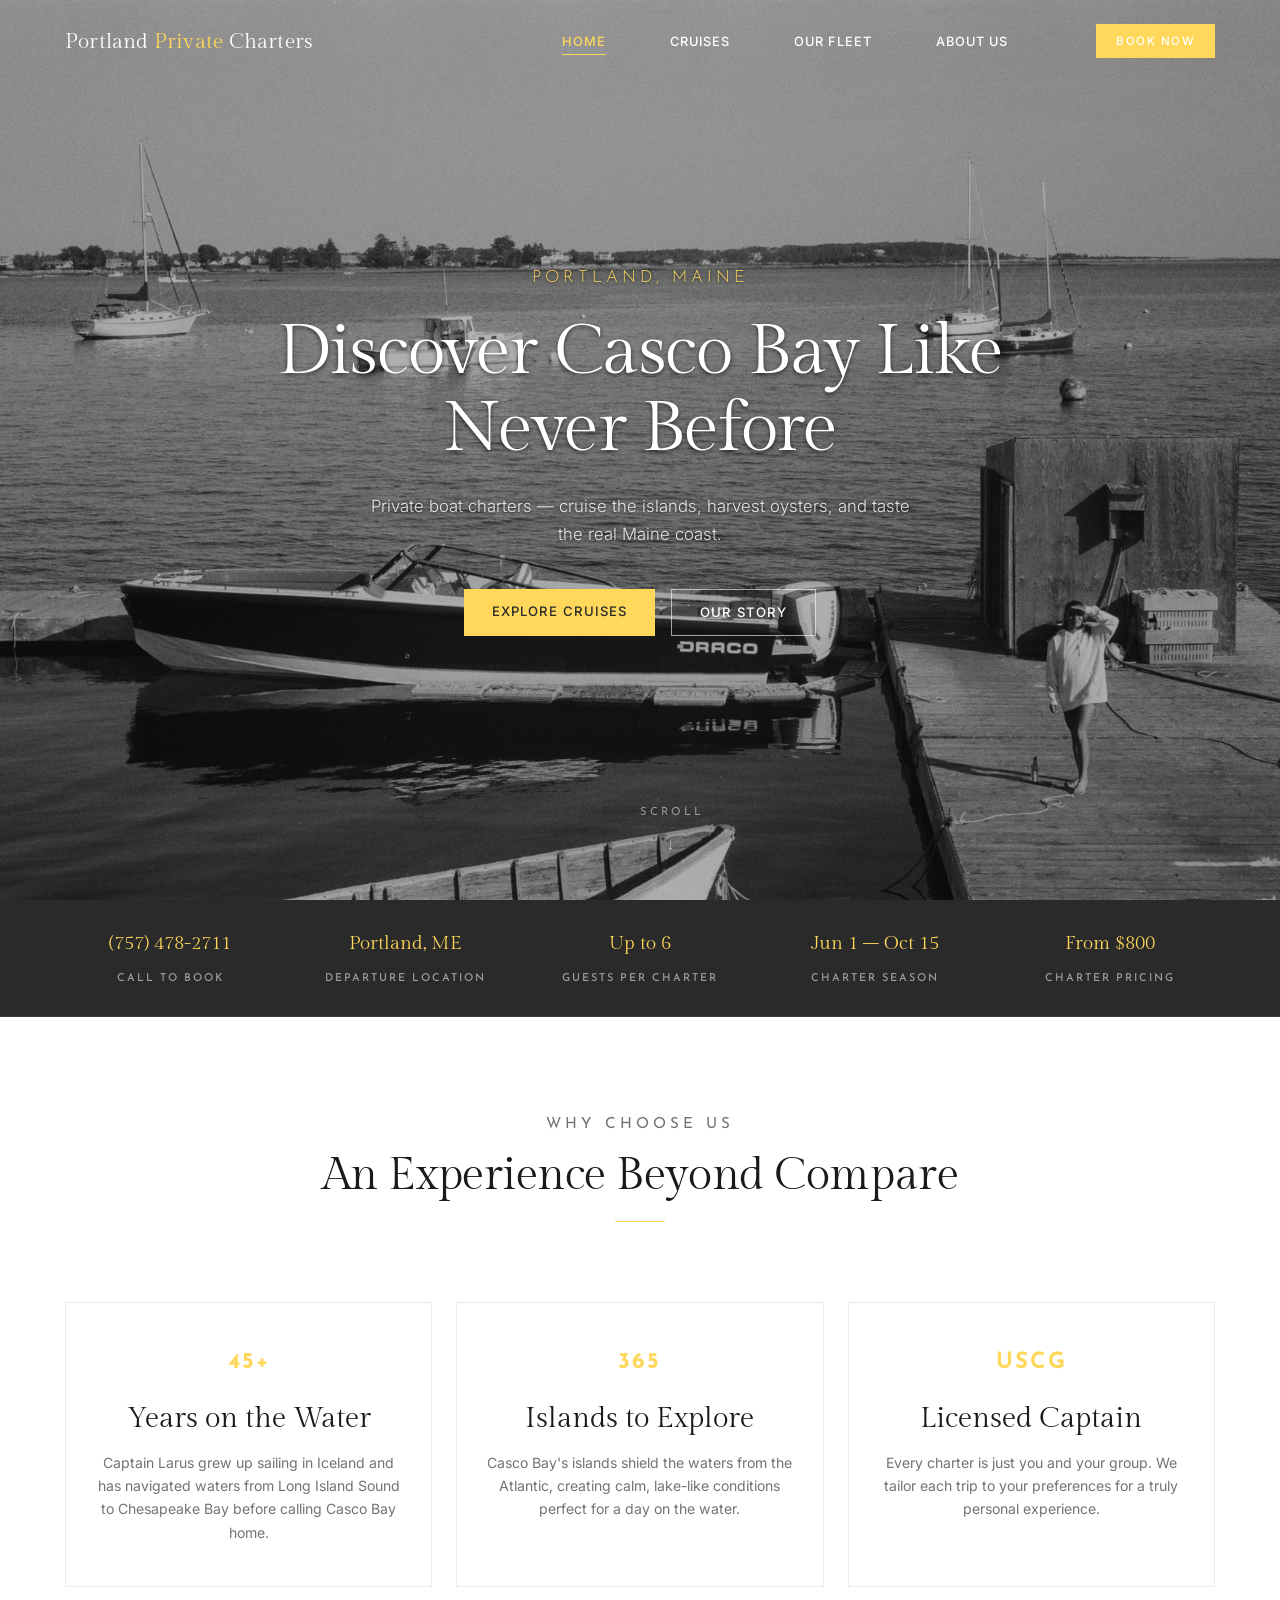
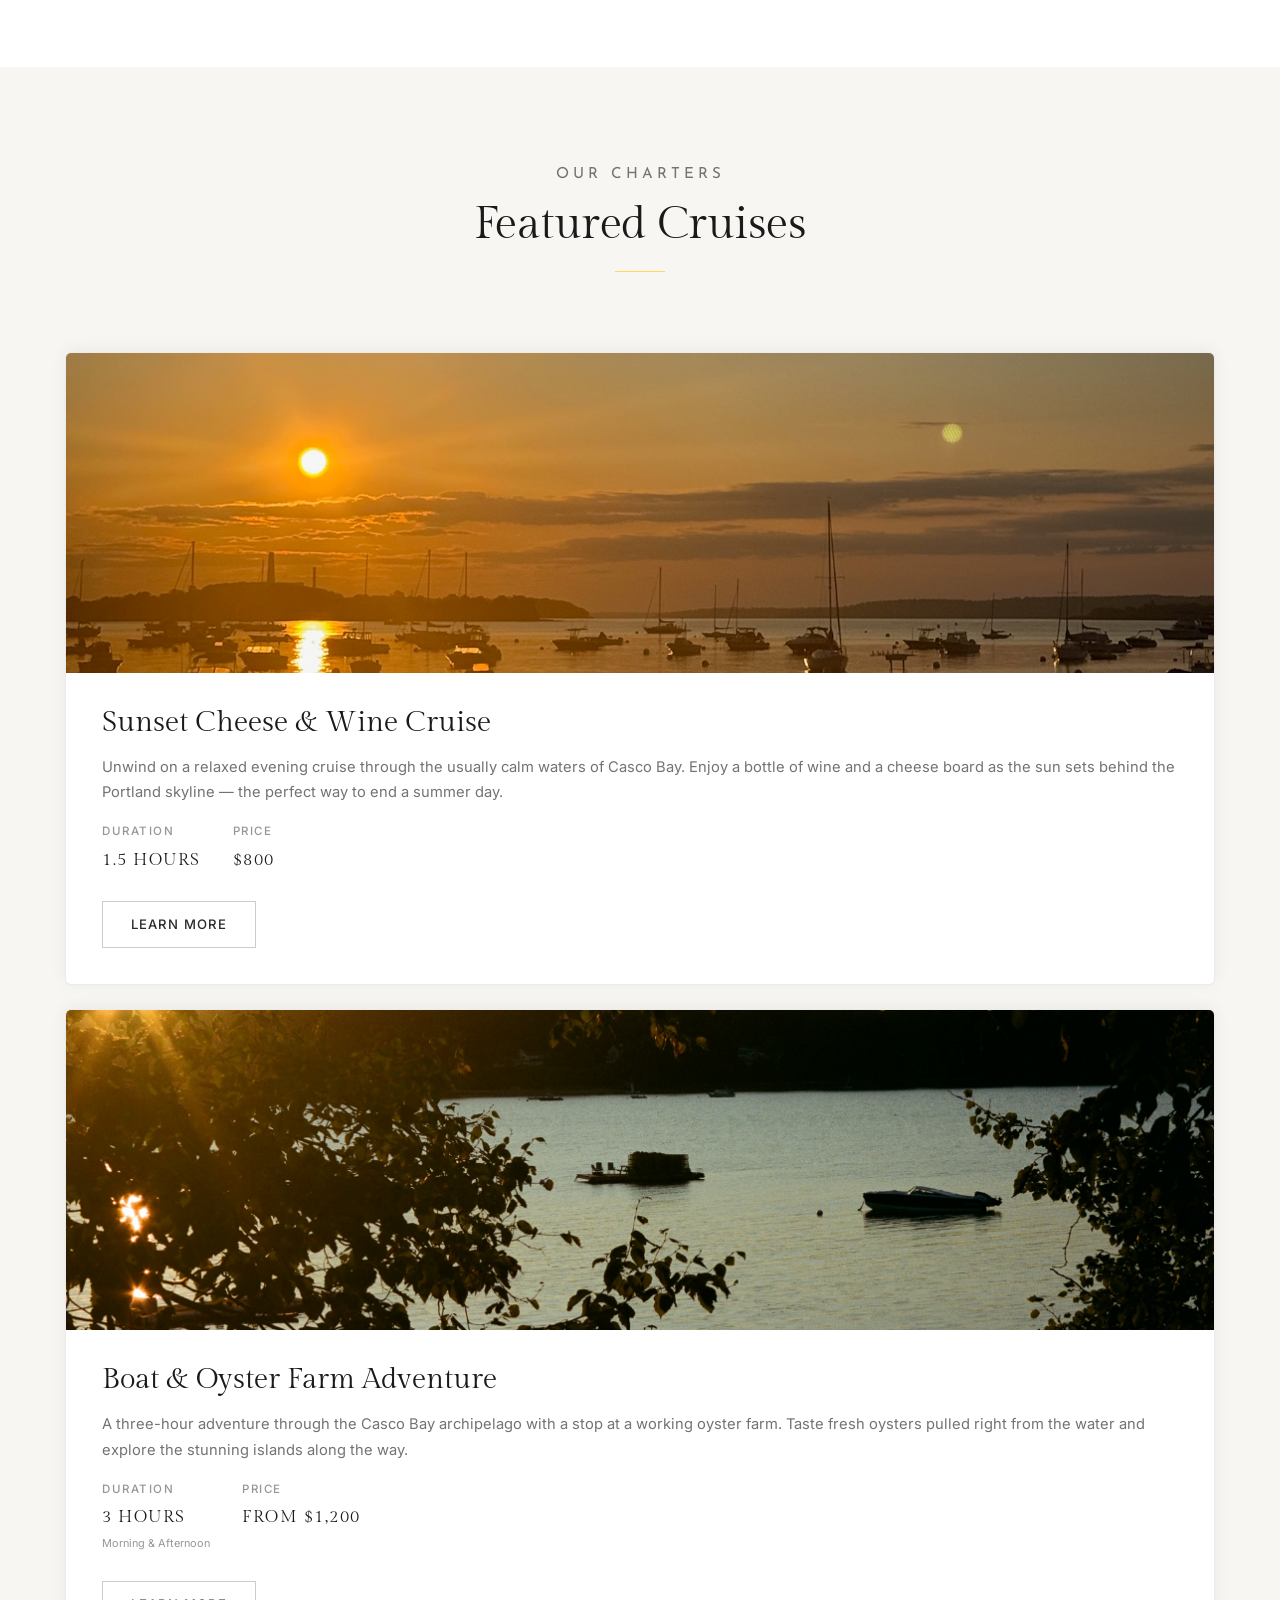
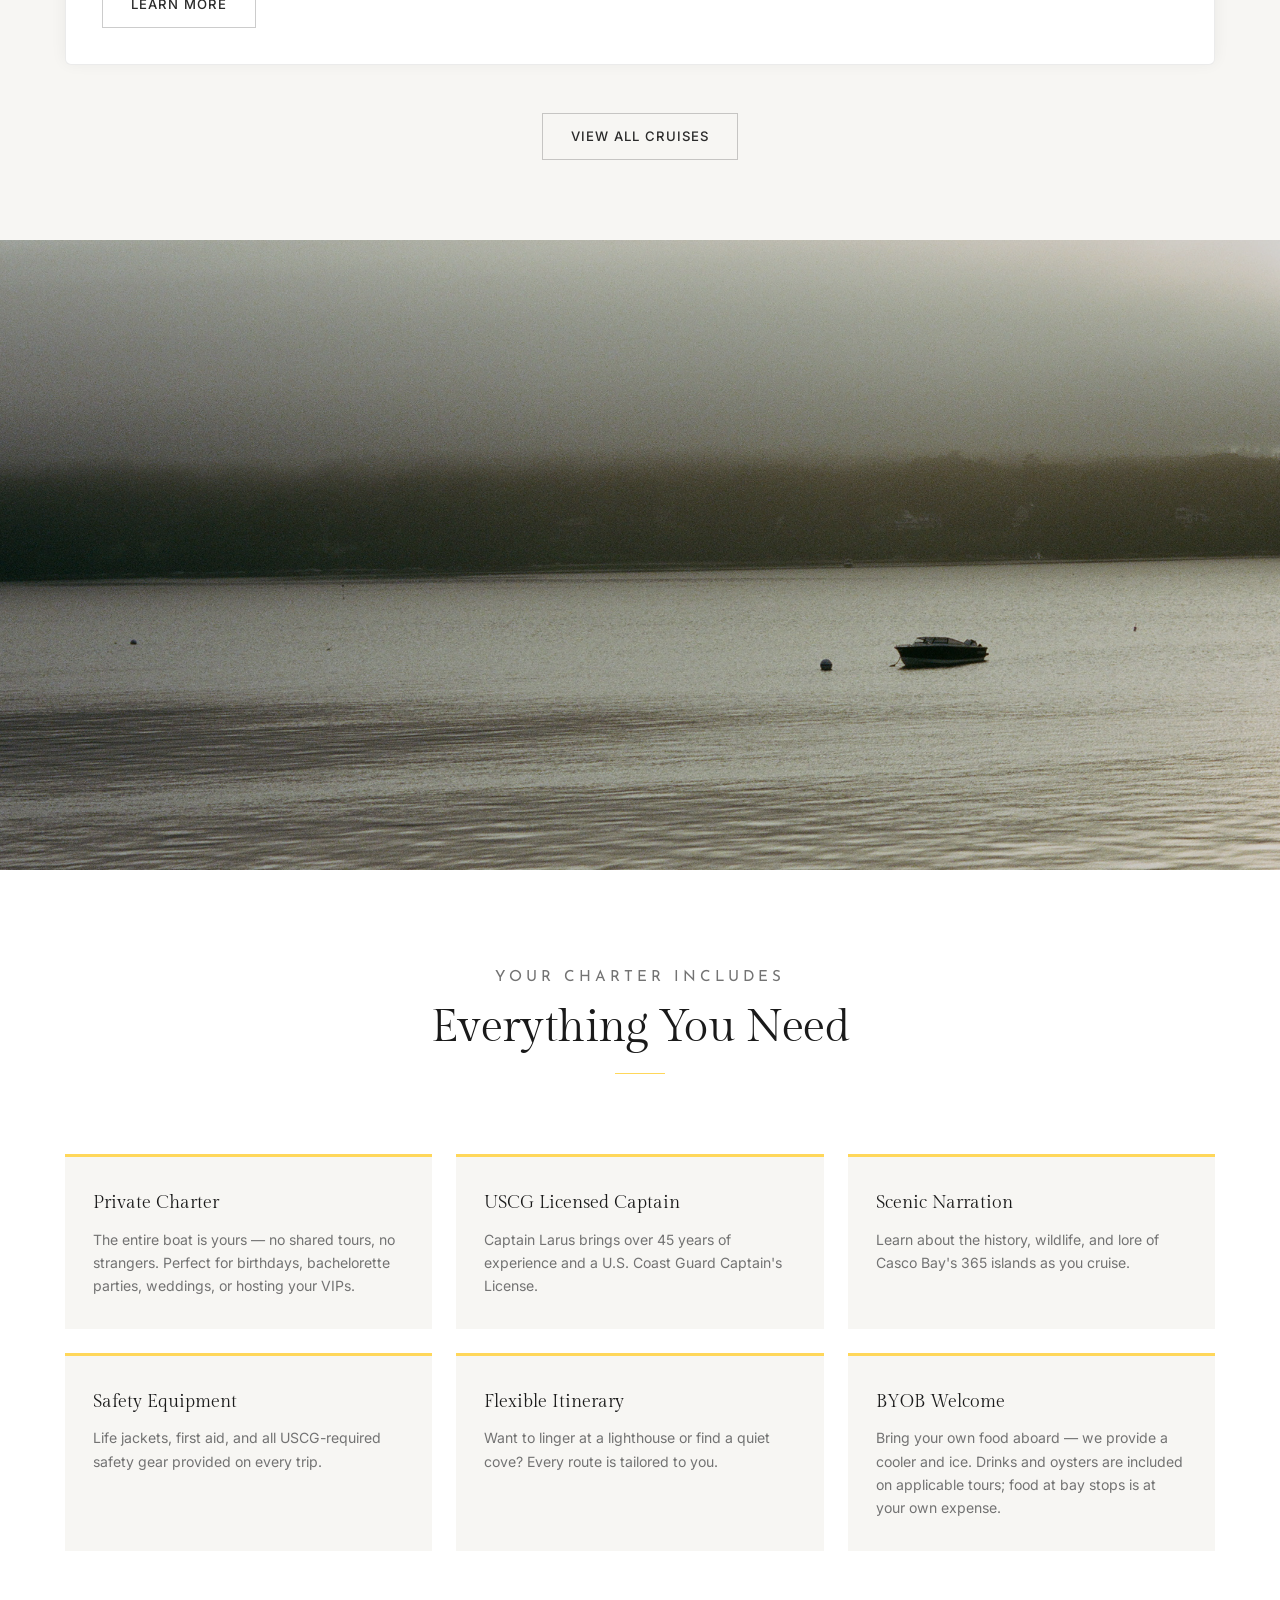
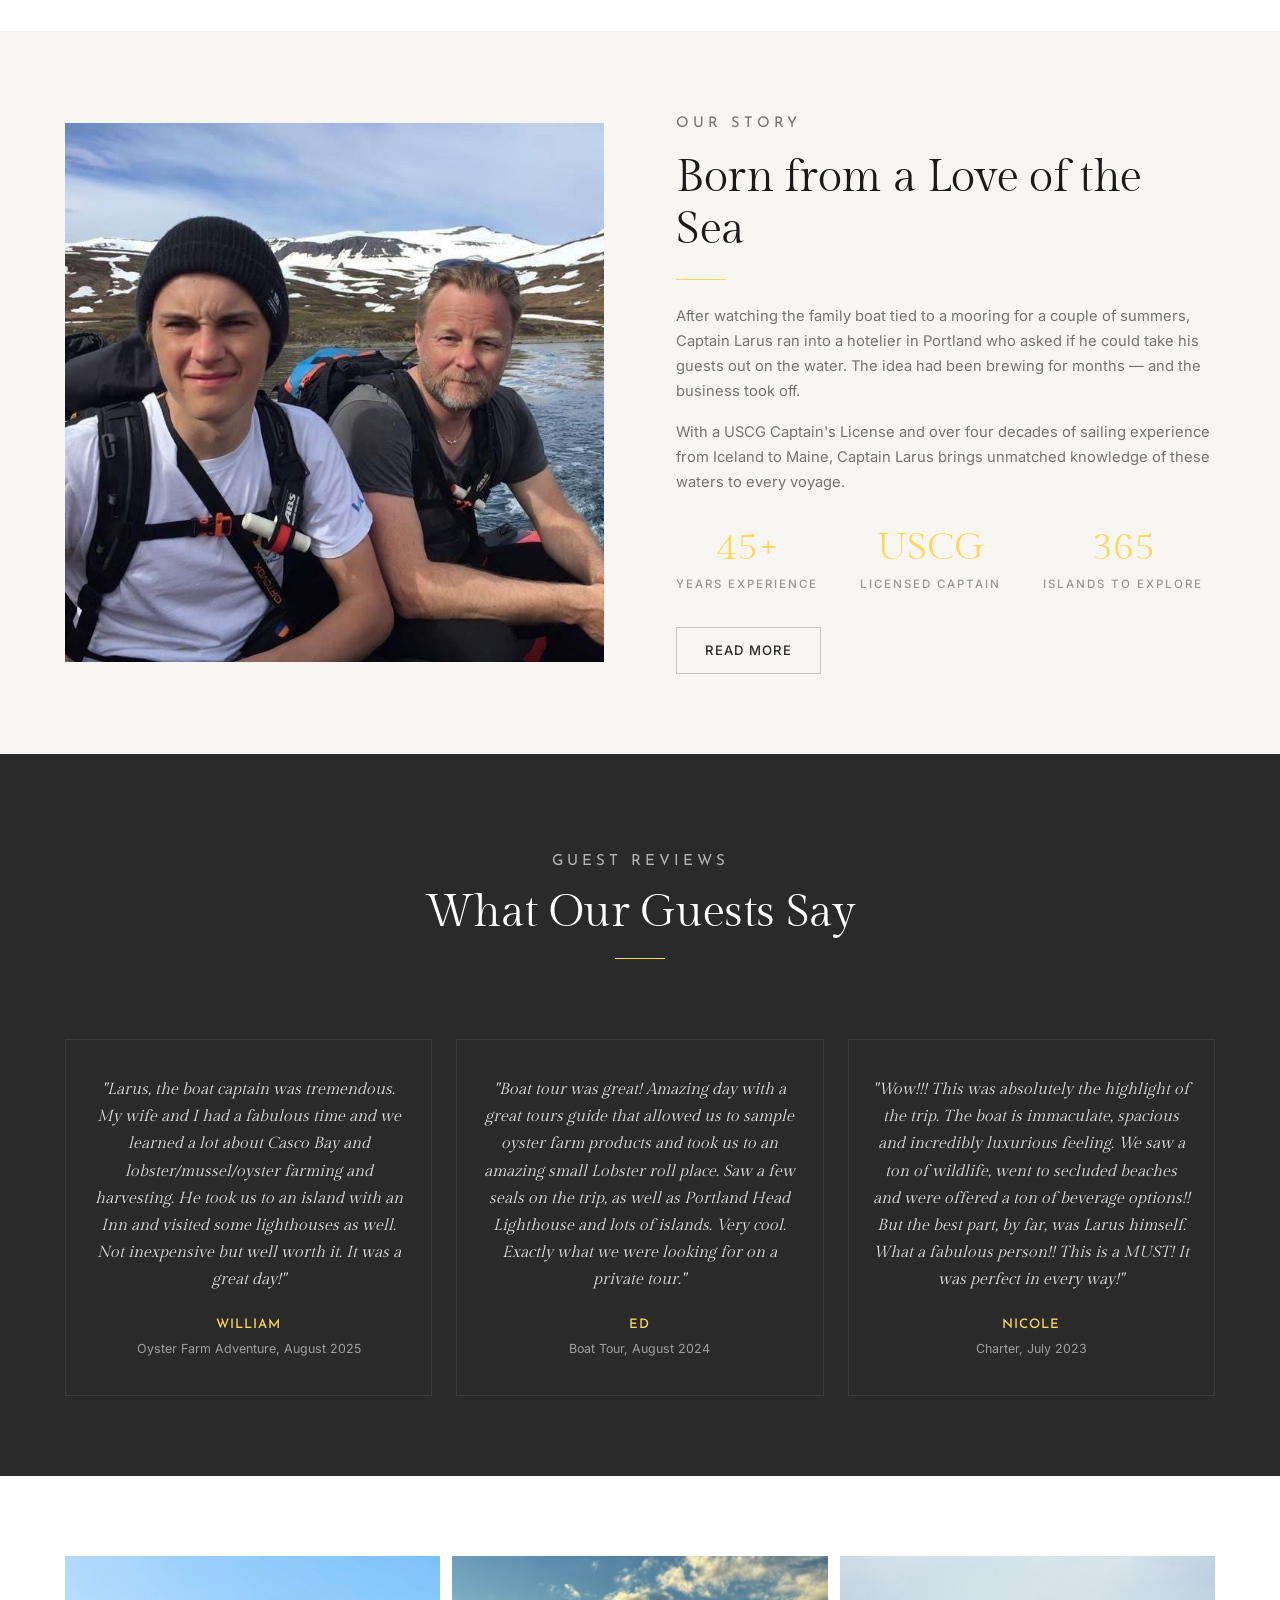
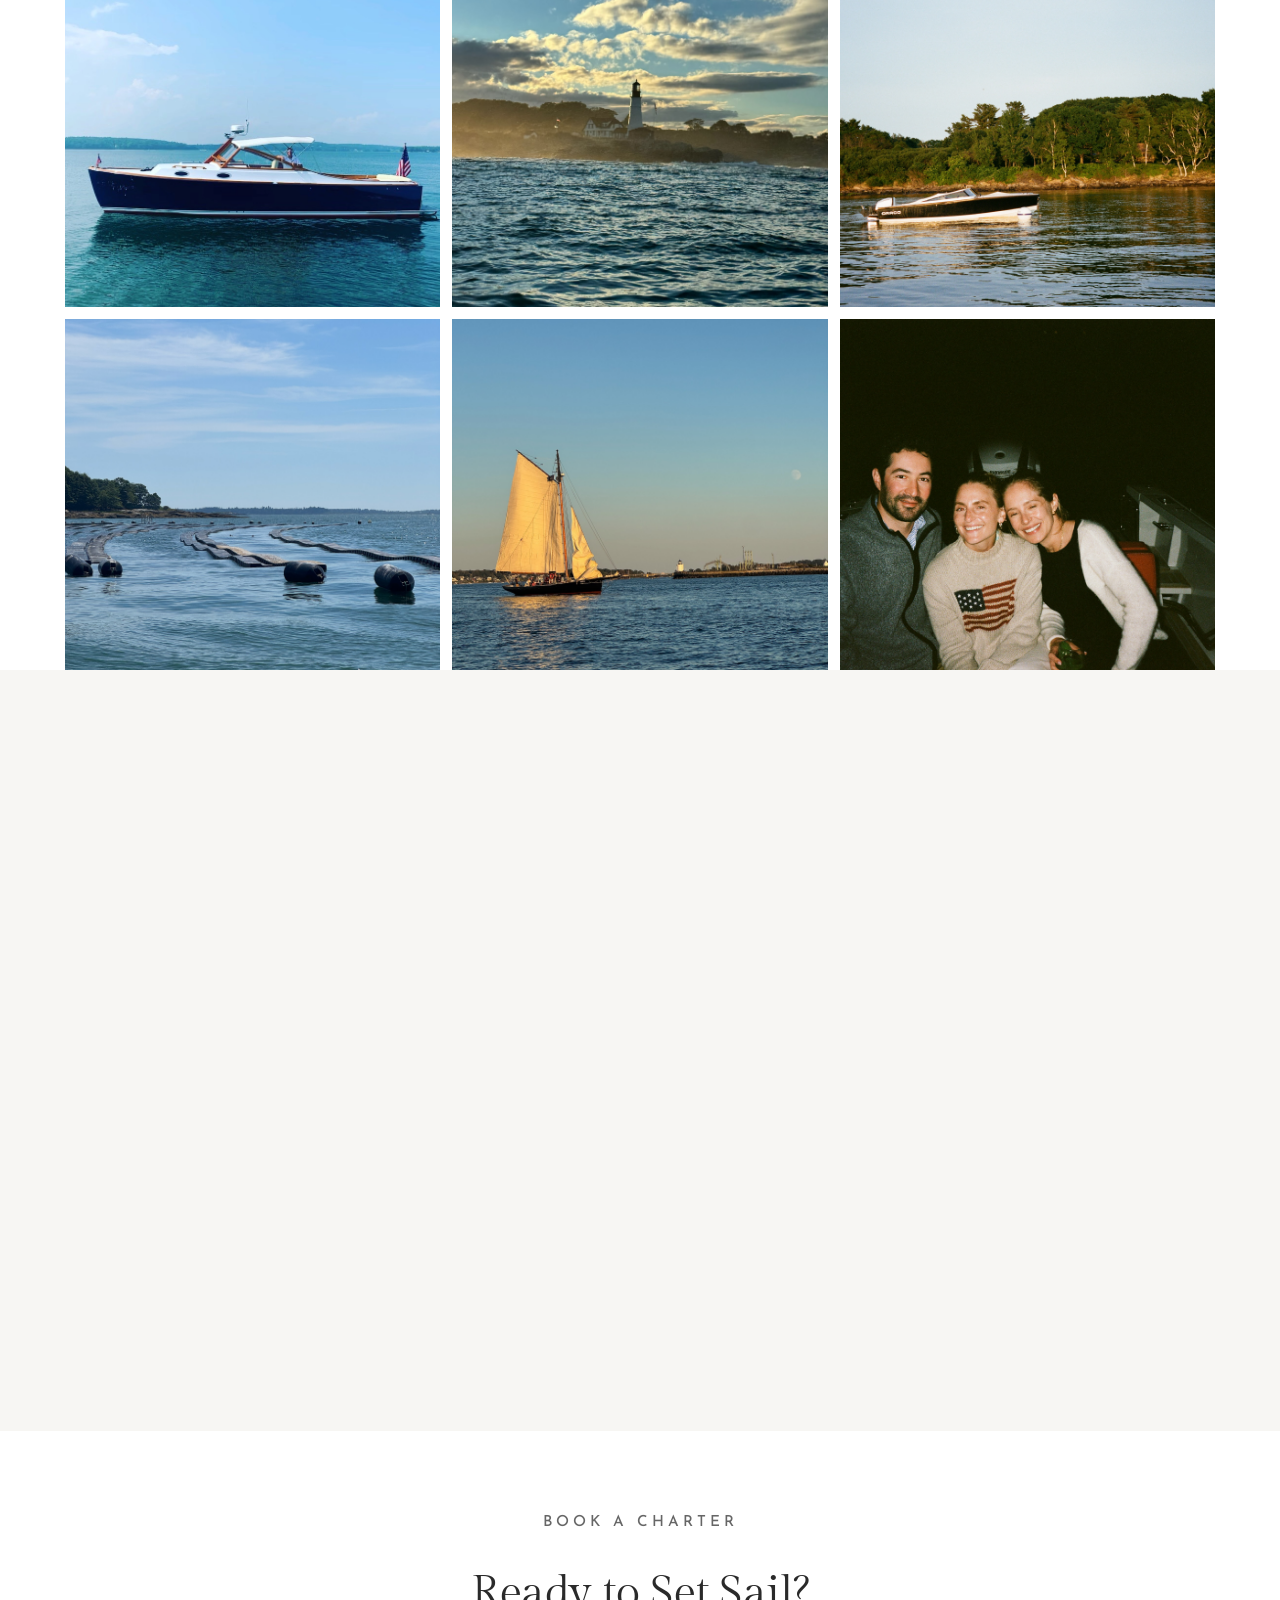
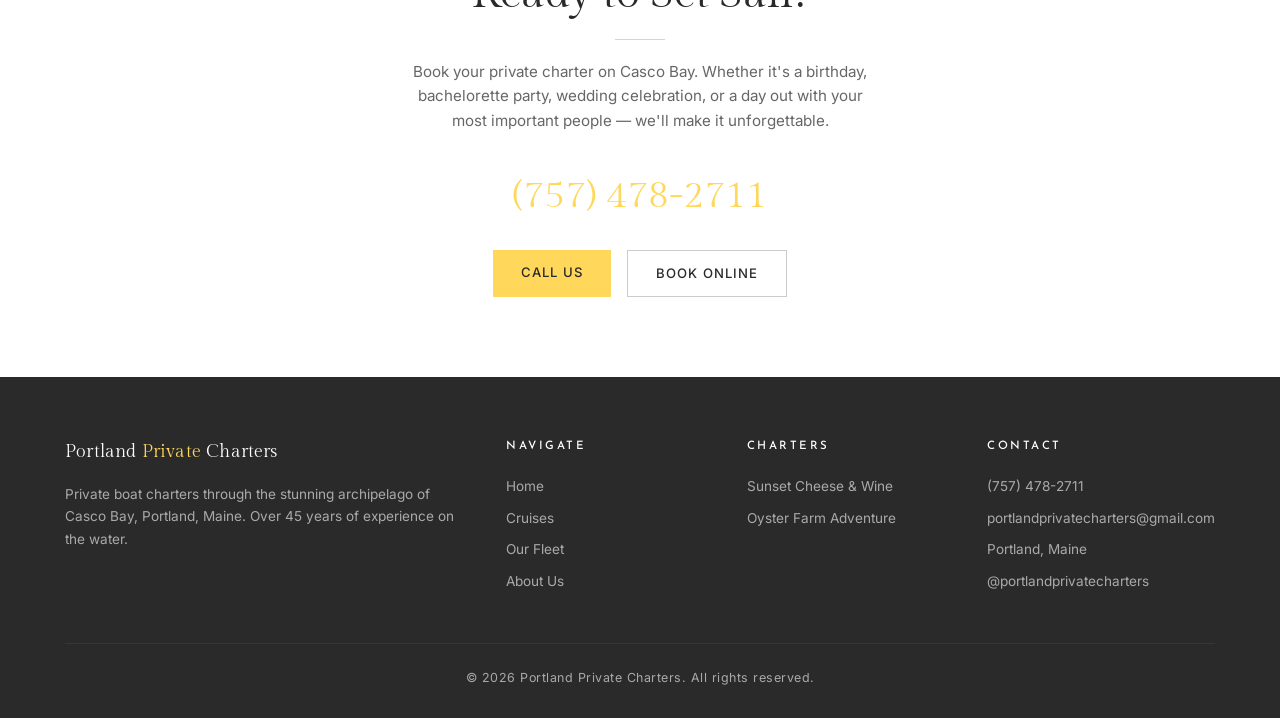
<file: index.html>
<!DOCTYPE html>
<html lang="en">
<head>
  <meta charset="UTF-8">
  <meta name="viewport" content="width=device-width, initial-scale=1.0">
  <title>Portland Private Charters — Casco Bay, Maine</title>
  <meta name="description" content="Portland Private Charters offers private boat tours on Casco Bay, Maine. Oyster farm adventures, sunset wine cruises, and island exploration with USCG licensed captains. Book your charter today.">
  <meta name="google-site-verification" content="T_Ob8EsrsDjXgoXeAlfzRJmqXY3dHGzqJsngGBYHQjo" />
  <link rel="canonical" href="https://portlandprivatecharters.com/">

  <!-- Open Graph -->
  <meta property="og:type" content="website">
  <meta property="og:url" content="https://portlandprivatecharters.com/">
  <meta property="og:title" content="Portland Private Charters — Casco Bay, Maine">
  <meta property="og:description" content="Portland Private Charters offers private boat tours on Casco Bay, Maine. Oyster farm adventures, sunset wine cruises, and island exploration with USCG licensed captains.">
  <meta property="og:image" content="https://portlandprivatecharters.com/images/831530010036-2.jpg">

  <!-- Twitter -->
  <meta name="twitter:card" content="summary_large_image">
  <meta name="twitter:title" content="Portland Private Charters — Casco Bay, Maine">
  <meta name="twitter:description" content="Private boat charters on Casco Bay, Portland Maine.">
  <meta name="twitter:image" content="https://portlandprivatecharters.com/images/831530010036-2.jpg">

  <!-- Schema.org LocalBusiness -->
  <script type="application/ld+json">
  {
    "@context": "https://schema.org",
    "@type": "LocalBusiness",
    "name": "Portland Private Charters",
    "image": "https://portlandprivatecharters.com/images/831530010036-2.jpg",
    "url": "https://portlandprivatecharters.com",
    "telephone": "+1-757-478-2711",
    "email": "portlandprivatecharters@gmail.com",
    "priceRange": "$800-$3500",
    "address": {
      "@type": "PostalAddress",
      "addressLocality": "Portland",
      "addressRegion": "ME",
      "addressCountry": "US"
    },
    "geo": {
      "@type": "GeoCoordinates",
      "latitude": 43.6591,
      "longitude": -70.2568
    },
    "description": "Private boat charters on Casco Bay, Portland Maine. Over 45 years of experience on the water. Sunset Cheese & Wine Cruise and Boat & Oyster Farm Adventure.",
    "sameAs": [
      "https://www.instagram.com/portlandprivatecharters"
    ],
    "openingHours": "Mo-Su 09:00-20:00",
    "areaServed": {
      "@type": "Place",
      "name": "Casco Bay, Maine"
    }
  }
  </script>

  <link rel="preconnect" href="https://fonts.googleapis.com">
  <link rel="preconnect" href="https://fonts.gstatic.com" crossorigin>
  <link href="https://fonts.googleapis.com/css2?family=Gilda+Display&family=Inter:wght@300;400;500;600;700&family=Josefin+Sans:wght@300;400;500;700&display=swap" rel="stylesheet">
  <link rel="stylesheet" href="css/style.css">
</head>
<body>

  <!-- Navigation -->
  <nav class="navbar">
    <div class="container">
      <a href="index.html" class="logo">Portland <span>Private</span> Charters</a>
      <ul class="nav-links">
        <li><a href="index.html" class="active">Home</a></li>
        <li><a href="cruises.html">Cruises</a></li>
        <li><a href="fleet.html">Our Fleet</a></li>
        <li><a href="about.html">About Us</a></li>
        <li><a href="book.html" class="btn btn-gold nav-cta">Book Now</a></li>
      </ul>
      <div class="hamburger">
        <span></span>
        <span></span>
        <span></span>
      </div>
    </div>
  </nav>

  <!-- Hero -->
  <section class="hero">
    <div class="hero-bg">
      <img src="images/831530010036-2.jpg" alt="Draco at the dock, vintage black and white">
    </div>
    <div class="hero-overlay"></div>
    <div class="hero-content">
      <p class="section-label">Portland, Maine</p>
      <h1>Discover Casco Bay Like Never Before</h1>
      <p>Private boat charters — cruise the islands, harvest oysters, and taste the real Maine coast.</p>
      <div class="hero-buttons">
        <a href="cruises.html" class="btn btn-gold">Explore Cruises</a>
        <a href="about.html" class="btn btn-outline">Our Story</a>
      </div>
    </div>
    <div class="hero-scroll">
      Scroll
      <span class="arrow">&#8595;</span>
    </div>
  </section>

  <!-- Quick Info Bar -->
  <section class="info-bar">
    <div class="container">
      <div class="info-bar-grid">
        <div class="info-bar-item">
          <span class="info-bar-value"><a href="tel:+17574782711">(757) 478-2711</a></span>
          <span class="info-bar-label">Call to Book</span>
        </div>
        <div class="info-bar-item">
          <span class="info-bar-value"><a href="https://share.google/2xyIWOcaP1XQRHjCo" target="_blank">Portland, ME</a></span>
          <span class="info-bar-label">Departure Location</span>
        </div>
        <div class="info-bar-item">
          <span class="info-bar-value">Up to 6</span>
          <span class="info-bar-label">Guests per Charter</span>
        </div>
        <div class="info-bar-item">
          <span class="info-bar-value">Jun 1 &ndash; Oct 15</span>
          <span class="info-bar-label">Charter Season</span>
        </div>
        <div class="info-bar-item">
          <span class="info-bar-value">From $800</span>
          <span class="info-bar-label">Charter Pricing</span>
        </div>
      </div>
    </div>
  </section>

  <!-- Features -->
  <section class="section">
    <div class="container">
      <div class="section-header reveal-text">
        <p class="section-label">Why Choose Us</p>
        <h2>An Experience Beyond Compare</h2>
        <div class="gold-line gold-line-animate"></div>
      </div>
      <div class="features-grid reveal-stagger">
        <div class="feature-card">
          <div class="feature-icon">45+</div>
          <h3>Years on the Water</h3>
          <p>Captain Larus grew up sailing in Iceland and has navigated waters from Long Island Sound to Chesapeake Bay before calling Casco Bay home.</p>
        </div>
        <div class="feature-card">
          <div class="feature-icon">365</div>
          <h3>Islands to Explore</h3>
          <p>Casco Bay's islands shield the waters from the Atlantic, creating calm, lake-like conditions perfect for a day on the water.</p>
        </div>
        <div class="feature-card">
          <div class="feature-icon">USCG</div>
          <h3>Licensed Captain</h3>
          <p>Every charter is just you and your group. We tailor each trip to your preferences for a truly personal experience.</p>
        </div>
      </div>
    </div>
  </section>

  <!-- Featured Cruises -->
  <section class="section section-cream">
    <div class="container">
      <div class="section-header reveal-text">
        <p class="section-label">Our Charters</p>
        <h2>Featured Cruises</h2>
        <div class="gold-line gold-line-animate"></div>
      </div>
      <div class="cruises-preview-grid reveal-stagger">
        <div class="cruise-preview-card">
          <div class="cruise-preview-image">
            <img src="images/IMG_7226.jpg" alt="Golden sunset over Casco Bay harbor" style="object-position: center 55%">
          </div>
          <div class="cruise-preview-body">
            <h3>Sunset Cheese &amp; Wine Cruise</h3>
            <p>Unwind on a relaxed evening cruise through the usually calm waters of Casco Bay. Enjoy a bottle of wine and a cheese board as the sun sets behind the Portland skyline — the perfect way to end a summer day.</p>
            <div class="cruise-details">
              <div class="cruise-detail">Duration<strong>1.5 Hours</strong></div>
              <div class="cruise-detail">Price<strong>$800</strong></div>
            </div>
            <a href="cruises.html" class="btn btn-outline-dark">Learn More</a>
          </div>
        </div>
        <div class="cruise-preview-card">
          <div class="cruise-preview-image">
            <img src="images/IMG_4499 (2).jpg" alt="Boats on Casco Bay at golden hour through the trees">
          </div>
          <div class="cruise-preview-body">
            <h3>Boat &amp; Oyster Farm Adventure</h3>
            <p>A three-hour adventure through the Casco Bay archipelago with a stop at a working oyster farm. Taste fresh oysters pulled right from the water and explore the stunning islands along the way.</p>
            <div class="cruise-details">
              <div class="cruise-detail">Duration<strong>3 Hours</strong><span class="cruise-detail-sub">Morning &amp; Afternoon</span></div>
              <div class="cruise-detail">Price<strong>From $1,200</strong></div>
            </div>
            <a href="cruises.html" class="btn btn-outline-dark">Learn More</a>
          </div>
        </div>
      </div>
      <div class="section-link reveal">
        <a href="cruises.html" class="btn btn-outline-dark">View All Cruises</a>
      </div>
    </div>
  </section>

  <!-- Full-width image band -->
  <div class="image-band">
    <img src="images/905450020025-2 (2).jpg" alt="Misty morning on Casco Bay">
    <div class="image-band-overlay"></div>
  </div>

  <!-- What's Included -->
  <section class="section">
    <div class="container">
      <div class="section-header reveal-text">
        <p class="section-label">Your Charter Includes</p>
        <h2>Everything You Need</h2>
        <div class="gold-line gold-line-animate"></div>
      </div>
      <div class="includes-grid reveal-stagger">
        <div class="includes-item">
          <h4>Private Charter</h4>
          <p>The entire boat is yours — no shared tours, no strangers. Perfect for birthdays, bachelorette parties, weddings, or hosting your VIPs.</p>
        </div>
        <div class="includes-item">
          <h4>USCG Licensed Captain</h4>
          <p>Captain Larus brings over 45 years of experience and a U.S. Coast Guard Captain's License.</p>
        </div>
        <div class="includes-item">
          <h4>Scenic Narration</h4>
          <p>Learn about the history, wildlife, and lore of Casco Bay's 365 islands as you cruise.</p>
        </div>
        <div class="includes-item">
          <h4>Safety Equipment</h4>
          <p>Life jackets, first aid, and all USCG-required safety gear provided on every trip.</p>
        </div>
        <div class="includes-item">
          <h4>Flexible Itinerary</h4>
          <p>Want to linger at a lighthouse or find a quiet cove? Every route is tailored to you.</p>
        </div>
        <div class="includes-item">
          <h4>BYOB Welcome</h4>
          <p>Bring your own food aboard — we provide a cooler and ice. Drinks and oysters are included on applicable tours; food at bay stops is at your own expense.</p>
        </div>
      </div>
    </div>
  </section>

  <!-- About Preview -->
  <section class="section section-cream">
    <div class="container">
      <div class="about-preview reveal-scale">
        <div class="about-image">
          <img src="images/captains-together.jpg" alt="Captains Larus and Tristan Isfeld">
          <div class="about-image-accent"></div>
        </div>
        <div class="about-text">
          <p class="section-label">Our Story</p>
          <h2>Born from a Love of the Sea</h2>
          <div class="gold-line gold-line-left"></div>
          <p>After watching the family boat tied to a mooring for a couple of summers, Captain Larus ran into a hotelier in Portland who asked if he could take his guests out on the water. The idea had been brewing for months — and the business took off.</p>
          <p>With a USCG Captain's License and over four decades of sailing experience from Iceland to Maine, Captain Larus brings unmatched knowledge of these waters to every voyage.</p>
          <div class="stat-row">
            <div class="stat">
              <span class="stat-number">45+</span>
              <span class="stat-label">Years Experience</span>
            </div>
            <div class="stat">
              <span class="stat-number">USCG</span>
              <span class="stat-label">Licensed Captain</span>
            </div>
            <div class="stat">
              <span class="stat-number">365</span>
              <span class="stat-label">Islands to Explore</span>
            </div>
          </div>
          <a href="about.html" class="btn btn-outline-dark">Read More</a>
        </div>
      </div>
    </div>
  </section>

  <!-- Testimonials -->
  <section class="section section-dark">
    <div class="container">
      <div class="section-header reveal-text">
        <p class="section-label">Guest Reviews</p>
        <h2>What Our Guests Say</h2>
        <div class="gold-line gold-line-animate"></div>
      </div>
      <div class="testimonials-grid reveal-stagger">
        <div class="testimonial-card">
          <p class="testimonial-quote">"Larus, the boat captain was tremendous. My wife and I had a fabulous time and we learned a lot about Casco Bay and lobster/mussel/oyster farming and harvesting. He took us to an island with an Inn and visited some lighthouses as well. Not inexpensive but well worth it. It was a great day!"</p>
          <p class="testimonial-name">William</p>
          <p class="testimonial-detail">Oyster Farm Adventure, August 2025</p>
        </div>
        <div class="testimonial-card">
          <p class="testimonial-quote">"Boat tour was great! Amazing day with a great tours guide that allowed us to sample oyster farm products and took us to an amazing small Lobster roll place. Saw a few seals on the trip, as well as Portland Head Lighthouse and lots of islands. Very cool. Exactly what we were looking for on a private tour."</p>
          <p class="testimonial-name">Ed</p>
          <p class="testimonial-detail">Boat Tour, August 2024</p>
        </div>
        <div class="testimonial-card">
          <p class="testimonial-quote">"Wow!!! This was absolutely the highlight of the trip. The boat is immaculate, spacious and incredibly luxurious feeling. We saw a ton of wildlife, went to secluded beaches and were offered a ton of beverage options!! But the best part, by far, was Larus himself. What a fabulous person!! This is a MUST! It was perfect in every way!"</p>
          <p class="testimonial-name">Nicole</p>
          <p class="testimonial-detail">Charter, July 2023</p>
        </div>
      </div>
    </div>
  </section>

  <!-- Image gallery band -->
  <section class="section section-flush-bottom">
    <div class="container">
      <div class="image-gallery reveal-stagger">
        <div class="gallery-item">
          <img src="images/gemma-casco-bay.jpg" alt="The Gemma on turquoise water in Casco Bay">
        </div>
        <div class="gallery-item">
          <img src="images/IMG_0744.jpg" alt="Portland Head Light from the water">
        </div>
        <div class="gallery-item">
          <img src="images/IMG_8136 (1).jpg" alt="Draco cruising past island on calm water">
        </div>
        <div class="gallery-item">
          <img src="images/IMG_7374 (2).jpg" alt="Oyster farm buoys on Casco Bay">
        </div>
        <div class="gallery-item">
          <img src="images/IMG_8780.jpg" alt="Sailboat at golden hour">
        </div>
        <div class="gallery-item">
          <img src="images/IMG_8150 (1).jpg" alt="Happy guests enjoying a cruise on the bay">
        </div>
      </div>
    </div>
  </section>

  <!-- FAQ -->
  <section class="section section-cream">
    <div class="container">
      <div class="section-header reveal-text">
        <p class="section-label">Planning Your Charter</p>
        <h2>Frequently Asked Questions</h2>
        <div class="gold-line gold-line-animate"></div>
      </div>
      <div class="faq-list reveal">
        <div class="faq-item">
          <button class="faq-question">Can we bring our own food and drinks on board?</button>
          <div class="faq-answer">
            <p>You're welcome to bring your own food aboard any charter — we provide a cooler and ice to keep things cold. On our Sunset Cheese &amp; Wine Cruise, a bottle of wine and a cheese board are included. On the Oyster Farm Adventure, drinks and fresh oysters are provided. Any food purchased at island or bay stops is at the guest's expense.</p>
          </div>
        </div>
        <div class="faq-item">
          <button class="faq-question">Is the experience suitable for kids?</button>
          <div class="faq-answer">
            <p>Yes! Our charters are family-friendly and suitable for kids of all ages. Children love seeing the islands, spotting wildlife, and learning from the oyster farmers.</p>
          </div>
        </div>
        <div class="faq-item">
          <button class="faq-question">How many guests can join the charter?</button>
          <div class="faq-answer">
            <p>Our boat comfortably accommodates up to 6 passengers for the standard tours. Each charter is completely private — it's just your group and our captain.</p>
          </div>
        </div>
        <div class="faq-item">
          <button class="faq-question">Is the charter weather dependent?</button>
          <div class="faq-answer">
            <p>Yes, weather and sea conditions do affect our ability to operate safely. We closely monitor forecasts and will contact you in advance if conditions look unfavorable. If we need to cancel or reschedule due to weather, we'll work with you to find an alternative date or provide a full refund. Your safety and comfort are our top priorities.</p>
          </div>
        </div>
        <div class="faq-item">
          <button class="faq-question">What's included in the tour price?</button>
          <div class="faq-answer">
            <p>Your private charter includes the captain and crew, all safety equipment, fresh oyster tastings (on oyster farm tour), or a bottle of wine and a cheese board (on sunset cruise), and fuel.</p>
          </div>
        </div>
        <div class="faq-item">
          <button class="faq-question">What is your cancellation policy?</button>
          <div class="faq-answer">
            <p>If we cancel due to weather conditions, a full refund will be issued. If the guest cancels up to 7 days before the scheduled tour, a 50% refund will be issued.</p>
          </div>
        </div>
      </div>
    </div>
  </section>

  <!-- CTA Banner -->
  <section class="cta-banner">
    <p class="section-label">Book a Charter</p>
    <h2>Ready to Set Sail?</h2>
    <div class="gold-line"></div>
    <p>Book your private charter on Casco Bay. Whether it's a birthday, bachelorette party, wedding celebration, or a day out with your most important people — we'll make it unforgettable.</p>
    <a href="tel:+17574782711" class="cta-phone">(757) 478-2711</a>
    <div class="cta-buttons">
      <a href="tel:+17574782711" class="btn btn-gold">Call Us</a>
      <a href="book.html" class="btn btn-outline-dark">Book Online</a>
    </div>
  </section>

  <!-- Footer -->
  <footer class="footer">
    <div class="container">
      <div class="footer-grid">
        <div class="footer-brand">
          <div class="logo">Portland <span>Private</span> Charters</div>
          <p>Private boat charters through the stunning archipelago of Casco Bay, Portland, Maine. Over 45 years of experience on the water.</p>
        </div>
        <div class="footer-col">
          <h4>Navigate</h4>
          <a href="index.html">Home</a>
          <a href="cruises.html">Cruises</a>
          <a href="fleet.html">Our Fleet</a>
          <a href="about.html">About Us</a>
        </div>
        <div class="footer-col">
          <h4>Charters</h4>
          <a href="cruises.html">Sunset Cheese &amp; Wine</a>
          <a href="cruises.html">Oyster Farm Adventure</a>
        </div>
        <div class="footer-col footer-contact-text">
          <h4>Contact</h4>
          <a href="tel:+17574782711">(757) 478-2711</a>
          <a href="mailto:portlandprivatecharters@gmail.com">portlandprivatecharters@gmail.com</a>
          <a href="https://share.google/2xyIWOcaP1XQRHjCo" target="_blank">Portland, Maine</a>
          <a href="https://www.instagram.com/portlandprivatecharters" target="_blank">@portlandprivatecharters</a>
        </div>
      </div>
      <div class="footer-contact-icons">
        <a href="tel:+17574782711" aria-label="Call us">
          <svg width="22" height="22" viewBox="0 0 24 24" fill="none" stroke="currentColor" stroke-width="1.5" stroke-linecap="round" stroke-linejoin="round"><path d="M22 16.92v3a2 2 0 0 1-2.18 2 19.79 19.79 0 0 1-8.63-3.07 19.5 19.5 0 0 1-6-6 19.79 19.79 0 0 1-3.07-8.67A2 2 0 0 1 4.11 2h3a2 2 0 0 1 2 1.72c.127.96.361 1.903.7 2.81a2 2 0 0 1-.45 2.11L8.09 9.91a16 16 0 0 0 6 6l1.27-1.27a2 2 0 0 1 2.11-.45c.907.339 1.85.573 2.81.7A2 2 0 0 1 22 16.92z"/></svg>
        </a>
        <a href="mailto:portlandprivatecharters@gmail.com" aria-label="Email us">
          <svg width="22" height="22" viewBox="0 0 24 24" fill="none" stroke="currentColor" stroke-width="1.5" stroke-linecap="round" stroke-linejoin="round"><rect x="2" y="4" width="20" height="16" rx="2"/><path d="m22 7-8.97 5.7a1.94 1.94 0 0 1-2.06 0L2 7"/></svg>
        </a>
        <a href="https://share.google/2xyIWOcaP1XQRHjCo" target="_blank" aria-label="Our location">
          <svg width="22" height="22" viewBox="0 0 24 24" fill="none" stroke="currentColor" stroke-width="1.5" stroke-linecap="round" stroke-linejoin="round"><path d="M21 10c0 7-9 13-9 13s-9-6-9-13a9 9 0 0 1 18 0z"/><circle cx="12" cy="10" r="3"/></svg>
        </a>
        <a href="https://www.instagram.com/portlandprivatecharters" target="_blank" aria-label="Instagram">
          <svg width="22" height="22" viewBox="0 0 24 24" fill="none" stroke="currentColor" stroke-width="1.5" stroke-linecap="round" stroke-linejoin="round"><rect x="2" y="2" width="20" height="20" rx="5"/><circle cx="12" cy="12" r="5"/><circle cx="17.5" cy="6.5" r="1.5"/></svg>
        </a>
      </div>
      <div class="footer-bottom">
        &copy; 2026 Portland Private Charters. All rights reserved.
      </div>
    </div>
  </footer>

  <script src="js/main.js"></script>
</body>
</html>
</file>
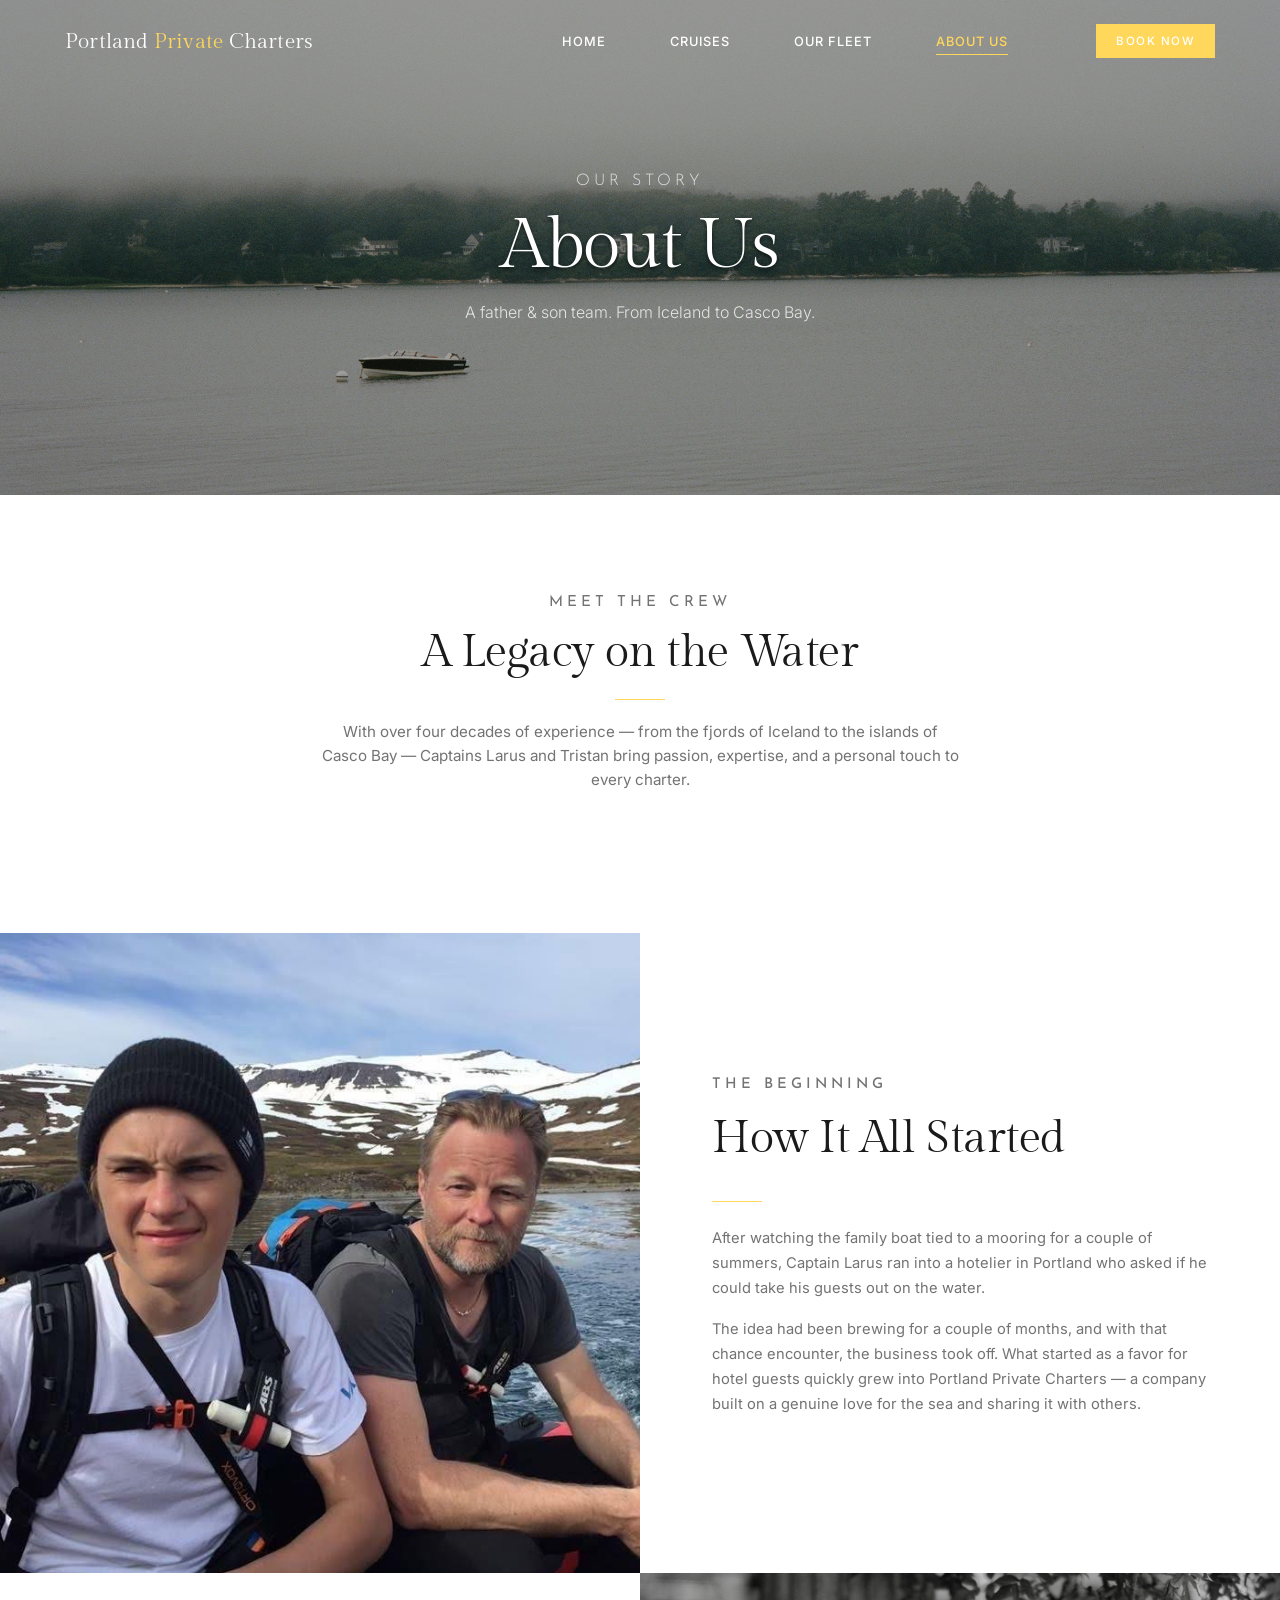
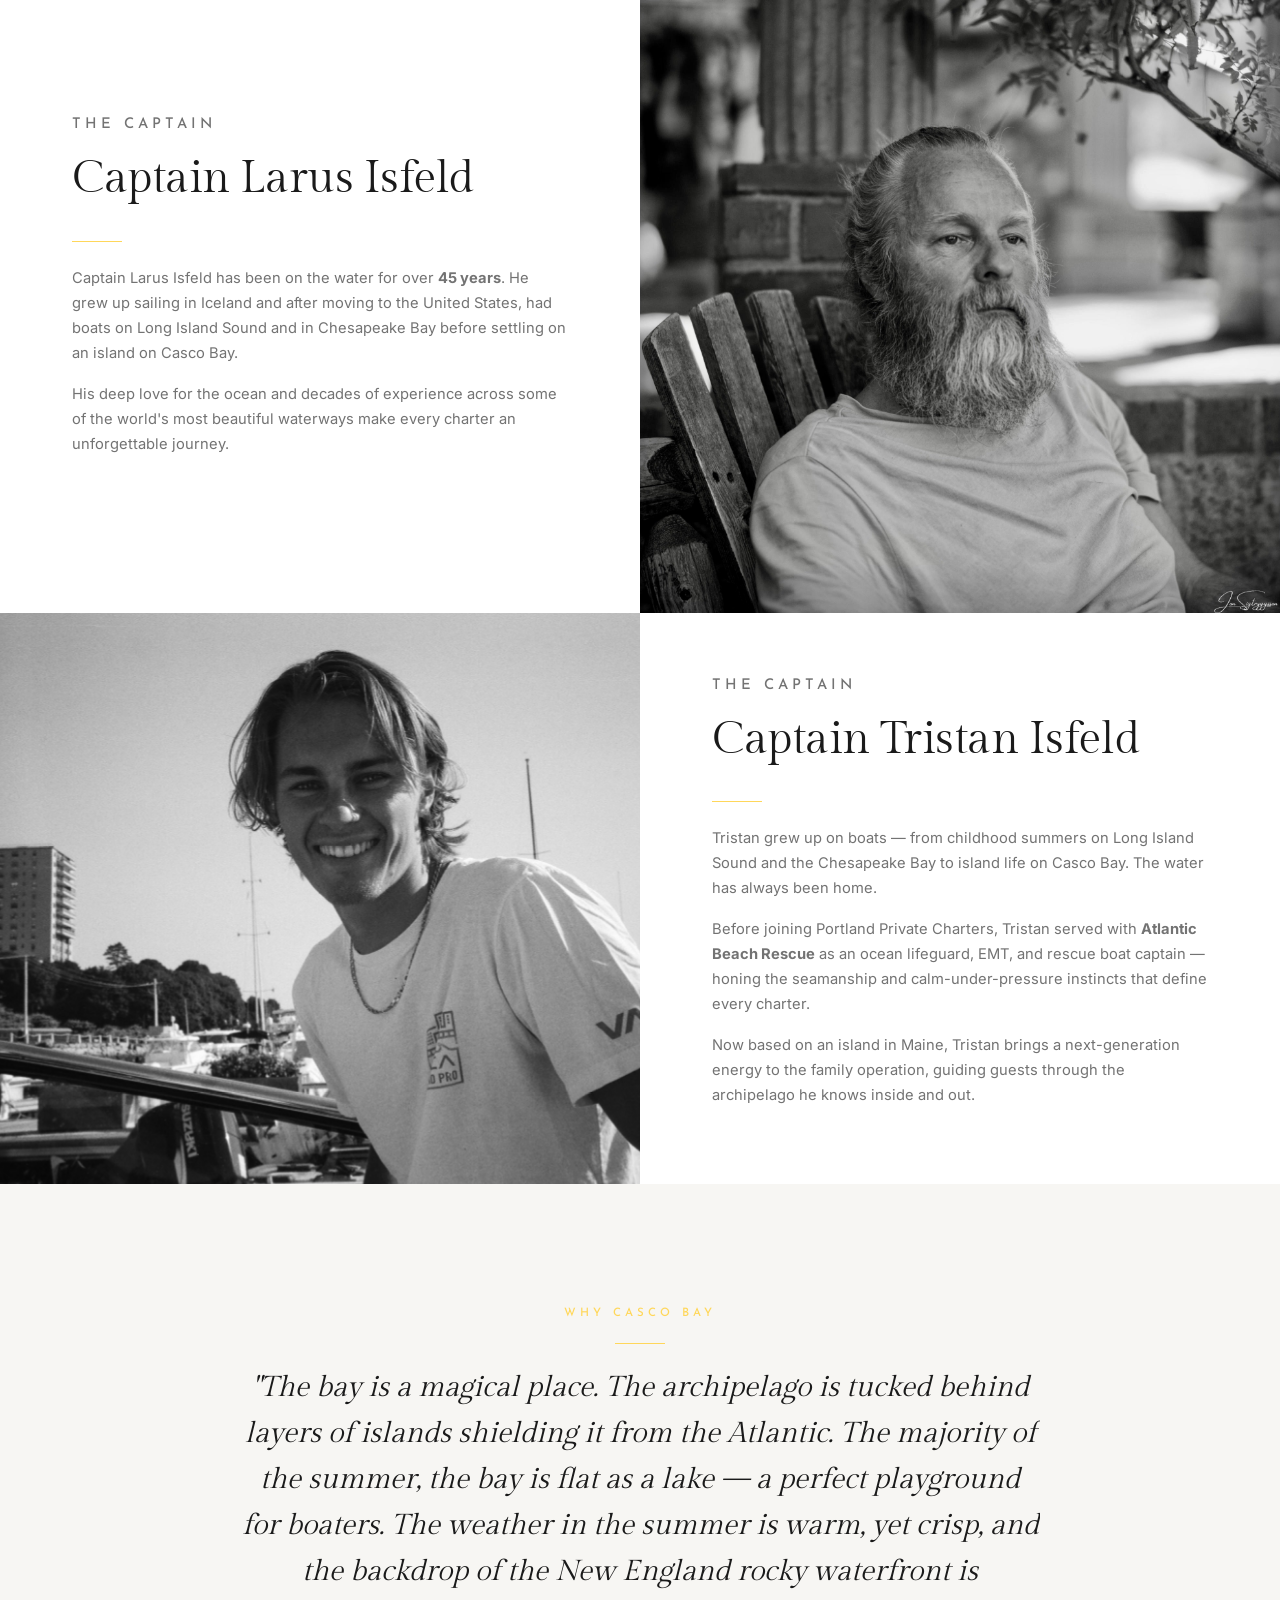
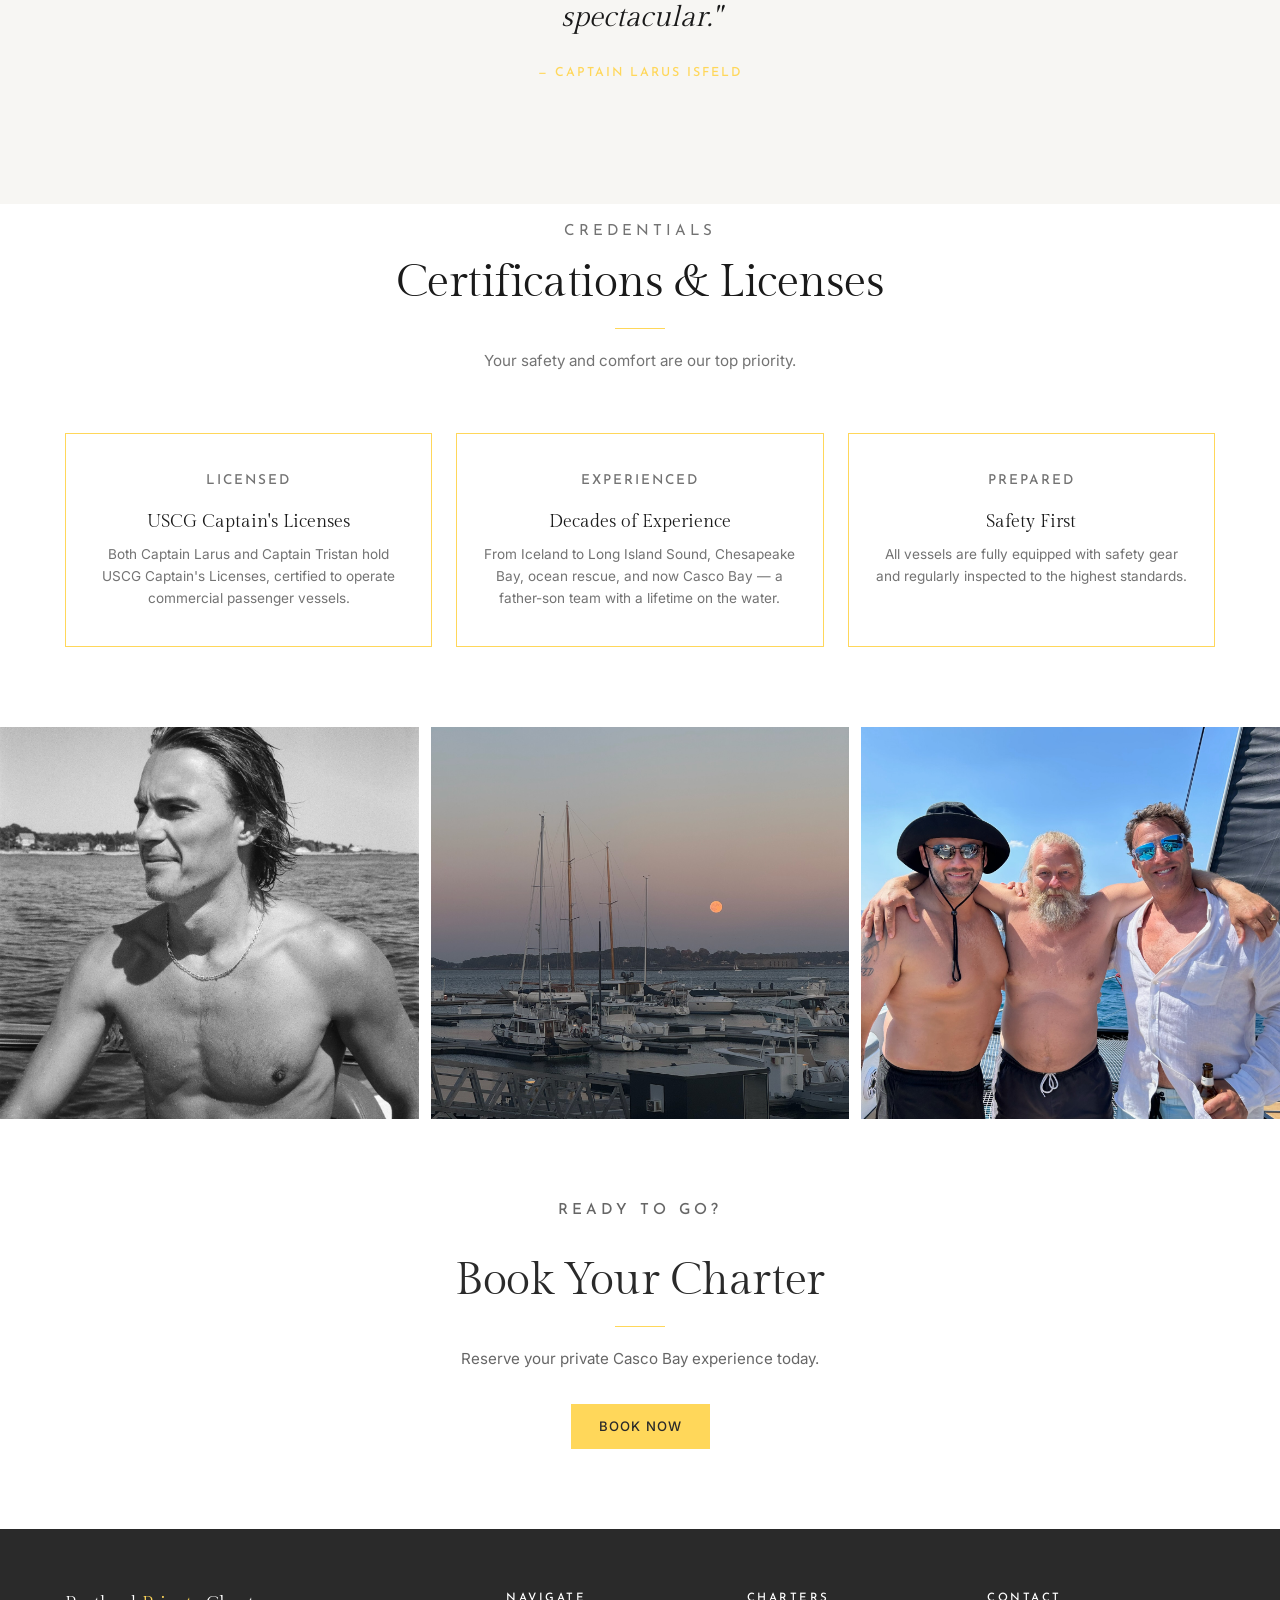
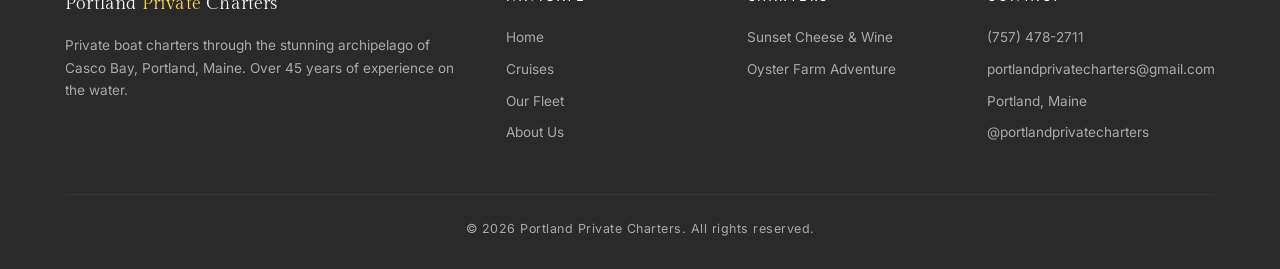
<file: about.html>
<!DOCTYPE html>
<html lang="en">
<head>
  <meta charset="UTF-8">
  <meta name="viewport" content="width=device-width, initial-scale=1.0">
  <title>About Us — Portland Private Charters</title>
  <meta name="description" content="Meet Captains Larus & Tristan Isfeld. A father-son team with decades of experience on the water, from Iceland to Casco Bay. USCG Licensed Captains.">
  <link rel="canonical" href="https://portlandprivatecharters.com/about.html">
  <link rel="preconnect" href="https://fonts.googleapis.com">
  <link rel="preconnect" href="https://fonts.gstatic.com" crossorigin>
  <link href="https://fonts.googleapis.com/css2?family=Gilda+Display&family=Inter:wght@300;400;500;600;700&family=Josefin+Sans:wght@300;400;500;700&display=swap" rel="stylesheet">
  <link rel="stylesheet" href="css/style.css">
</head>
<body>

  <!-- Navigation -->
  <nav class="navbar scrolled">
    <div class="container">
      <a href="index.html" class="logo">Portland <span>Private</span> Charters</a>
      <ul class="nav-links">
        <li><a href="index.html">Home</a></li>
        <li><a href="cruises.html">Cruises</a></li>
        <li><a href="fleet.html">Our Fleet</a></li>
        <li><a href="about.html" class="active">About Us</a></li>
        <li><a href="book.html" class="btn btn-gold nav-cta">Book Now</a></li>
      </ul>
      <div class="hamburger">
        <span></span>
        <span></span>
        <span></span>
      </div>
    </div>
  </nav>

  <!-- Page Hero -->
  <section class="page-hero">
    <div class="hero-bg">
      <img src="images/IMG_8127.jpg" alt="Misty morning on Casco Bay with a lone boat">
    </div>
    <div class="hero-overlay"></div>
    <div class="page-hero-content">
      <p class="section-label">Our Story</p>
      <h1>About Us</h1>
      <p>A father & son team. From Iceland to Casco Bay.</p>
    </div>
  </section>

  <!-- Intro -->
  <section class="section">
    <div class="container">
      <div class="section-header reveal-text">
        <p class="section-label">Meet the Crew</p>
        <h2>A Legacy on the Water</h2>
        <div class="gold-line gold-line-animate"></div>
        <p>With over four decades of experience — from the fjords of Iceland to the islands of Casco Bay — Captains Larus and Tristan bring passion, expertise, and a personal touch to every charter.</p>
      </div>
    </div>
  </section>

  <!-- How It Started — split section -->
  <div class="split-section">
    <div class="split-image reveal-left">
      <img src="images/captains-together.jpg" alt="Captains Larus and Tristan Isfeld in Iceland">
    </div>
    <div class="split-text reveal-text">
      <p class="section-label">The Beginning</p>
      <h2>How It All Started</h2>
      <div class="gold-line gold-line-left gold-line-animate"></div>
      <p>After watching the family boat tied to a mooring for a couple of summers, Captain Larus ran into a hotelier in Portland who asked if he could take his guests out on the water.</p>
      <p>The idea had been brewing for a couple of months, and with that chance encounter, the business took off. What started as a favor for hotel guests quickly grew into Portland Private Charters — a company built on a genuine love for the sea and sharing it with others.</p>
    </div>
  </div>

  <!-- Captain Story — split section reversed -->
  <div class="split-section reverse">
    <div class="split-image reveal-right">
      <img src="images/IMG_0747.jpg" alt="Captain Larus Isfeld">
    </div>
    <div class="split-text reveal-text">
      <p class="section-label">The Captain</p>
      <h2>Captain Larus Isfeld</h2>
      <div class="gold-line gold-line-left gold-line-animate"></div>
      <p>Captain Larus Isfeld has been on the water for over <strong>45 years</strong>. He grew up sailing in Iceland and after moving to the United States, had boats on Long Island Sound and in Chesapeake Bay before settling on an island on Casco Bay.</p>
      <p>His deep love for the ocean and decades of experience across some of the world's most beautiful waterways make every charter an unforgettable journey.</p>
    </div>
  </div>

  <!-- Captain Tristan — split section -->
  <div class="split-section">
    <div class="split-image reveal-left">
      <img src="images/831530010009-2 (1).jpg" alt="Captain Tristan Isfeld">
    </div>
    <div class="split-text reveal-text">
      <p class="section-label">The Captain</p>
      <h2>Captain Tristan Isfeld</h2>
      <div class="gold-line gold-line-left gold-line-animate"></div>
      <p>Tristan grew up on boats — from childhood summers on Long Island Sound and the Chesapeake Bay to island life on Casco Bay. The water has always been home.</p>
      <p>Before joining Portland Private Charters, Tristan served with <strong>Atlantic Beach Rescue</strong> as an ocean lifeguard, EMT, and rescue boat captain — honing the seamanship and calm-under-pressure instincts that define every charter.</p>
      <p>Now based on an island in Maine, Tristan brings a next-generation energy to the family operation, guiding guests through the archipelago he knows inside and out.</p>
    </div>
  </div>

  <!-- Casco Bay Quote -->
  <section class="section section-cream">
    <div class="container">
      <div class="casco-bay-quote reveal-text">
        <p class="section-label">Why Casco Bay</p>
        <div class="gold-line gold-line-animate"></div>
        <blockquote>
          "The bay is a magical place. The archipelago is tucked behind layers of islands shielding it from the Atlantic. The majority of the summer, the bay is flat as a lake — a perfect playground for boaters. The weather in the summer is warm, yet crisp, and the backdrop of the New England rocky waterfront is spectacular."
        </blockquote>
        <cite>— Captain Larus Isfeld</cite>
      </div>
    </div>
  </section>

  <!-- Certifications -->
  <section class="section section-light section-flush-top">
    <div class="container">
      <div class="section-header reveal-text">
        <p class="section-label">Credentials</p>
        <h2>Certifications & Licenses</h2>
        <div class="gold-line gold-line-animate"></div>
        <p>Your safety and comfort are our top priority.</p>
      </div>
      <div class="cert-grid reveal-stagger">
        <div class="cert-card">
          <p class="cert-label">Licensed</p>
          <h4>USCG Captain's Licenses</h4>
          <p>Both Captain Larus and Captain Tristan hold USCG Captain's Licenses, certified to operate commercial passenger vessels.</p>
        </div>
        <div class="cert-card">
          <p class="cert-label">Experienced</p>
          <h4>Decades of Experience</h4>
          <p>From Iceland to Long Island Sound, Chesapeake Bay, ocean rescue, and now Casco Bay — a father-son team with a lifetime on the water.</p>
        </div>
        <div class="cert-card">
          <p class="cert-label">Prepared</p>
          <h4>Safety First</h4>
          <p>All vessels are fully equipped with safety gear and regularly inspected to the highest standards.</p>
        </div>
      </div>
    </div>
  </section>

  <!-- Image gallery -->
  <section class="section section-flush">
    <div class="image-gallery reveal-stagger">
      <div class="gallery-item">
        <img src="images/831530010015-2.jpg" alt="Captain on the water, black and white">
      </div>
      <div class="gallery-item">
        <img src="images/IMG_8800.jpg" alt="Marina at moonrise">
      </div>
      <div class="gallery-item">
        <img src="images/IMG_0742.jpg" alt="Captain Larus with friends on a boat">
      </div>
    </div>
  </section>

  <!-- CTA Banner -->
  <section class="cta-banner">
    <p class="section-label">Ready to Go?</p>
    <h2>Book Your Charter</h2>
    <div class="gold-line"></div>
    <p>Reserve your private Casco Bay experience today.</p>
    <a href="book.html" class="btn btn-gold">Book Now</a>
  </section>

  <!-- Footer -->
  <footer class="footer">
    <div class="container">
      <div class="footer-grid">
        <div class="footer-brand">
          <div class="logo">Portland <span>Private</span> Charters</div>
          <p>Private boat charters through the stunning archipelago of Casco Bay, Portland, Maine. Over 45 years of experience on the water.</p>
        </div>
        <div class="footer-col">
          <h4>Navigate</h4>
          <a href="index.html">Home</a>
          <a href="cruises.html">Cruises</a>
          <a href="fleet.html">Our Fleet</a>
          <a href="about.html">About Us</a>
        </div>
        <div class="footer-col">
          <h4>Charters</h4>
          <a href="cruises.html">Sunset Cheese &amp; Wine</a>
          <a href="cruises.html">Oyster Farm Adventure</a>
        </div>
        <div class="footer-col footer-contact-text">
          <h4>Contact</h4>
          <a href="tel:+17574782711">(757) 478-2711</a>
          <a href="mailto:portlandprivatecharters@gmail.com">portlandprivatecharters@gmail.com</a>
          <a href="https://share.google/2xyIWOcaP1XQRHjCo" target="_blank">Portland, Maine</a>
          <a href="https://www.instagram.com/portlandprivatecharters" target="_blank">@portlandprivatecharters</a>
        </div>
      </div>
      <div class="footer-contact-icons">
        <a href="tel:+17574782711" aria-label="Call us"><svg width="22" height="22" viewBox="0 0 24 24" fill="none" stroke="currentColor" stroke-width="1.5" stroke-linecap="round" stroke-linejoin="round"><path d="M22 16.92v3a2 2 0 0 1-2.18 2 19.79 19.79 0 0 1-8.63-3.07 19.5 19.5 0 0 1-6-6 19.79 19.79 0 0 1-3.07-8.67A2 2 0 0 1 4.11 2h3a2 2 0 0 1 2 1.72c.127.96.361 1.903.7 2.81a2 2 0 0 1-.45 2.11L8.09 9.91a16 16 0 0 0 6 6l1.27-1.27a2 2 0 0 1 2.11-.45c.907.339 1.85.573 2.81.7A2 2 0 0 1 22 16.92z"/></svg></a>
        <a href="mailto:portlandprivatecharters@gmail.com" aria-label="Email us"><svg width="22" height="22" viewBox="0 0 24 24" fill="none" stroke="currentColor" stroke-width="1.5" stroke-linecap="round" stroke-linejoin="round"><rect x="2" y="4" width="20" height="16" rx="2"/><path d="m22 7-8.97 5.7a1.94 1.94 0 0 1-2.06 0L2 7"/></svg></a>
        <a href="https://share.google/2xyIWOcaP1XQRHjCo" target="_blank" aria-label="Our location"><svg width="22" height="22" viewBox="0 0 24 24" fill="none" stroke="currentColor" stroke-width="1.5" stroke-linecap="round" stroke-linejoin="round"><path d="M21 10c0 7-9 13-9 13s-9-6-9-13a9 9 0 0 1 18 0z"/><circle cx="12" cy="10" r="3"/></svg></a>
        <a href="https://www.instagram.com/portlandprivatecharters" target="_blank" aria-label="Instagram"><svg width="22" height="22" viewBox="0 0 24 24" fill="none" stroke="currentColor" stroke-width="1.5" stroke-linecap="round" stroke-linejoin="round"><rect x="2" y="2" width="20" height="20" rx="5"/><circle cx="12" cy="12" r="5"/><circle cx="17.5" cy="6.5" r="1.5"/></svg></a>
      </div>
      <div class="footer-bottom">
        &copy; 2026 Portland Private Charters. All rights reserved.
      </div>
    </div>
  </footer>

  <script src="js/main.js"></script>
</body>
</html>
</file>
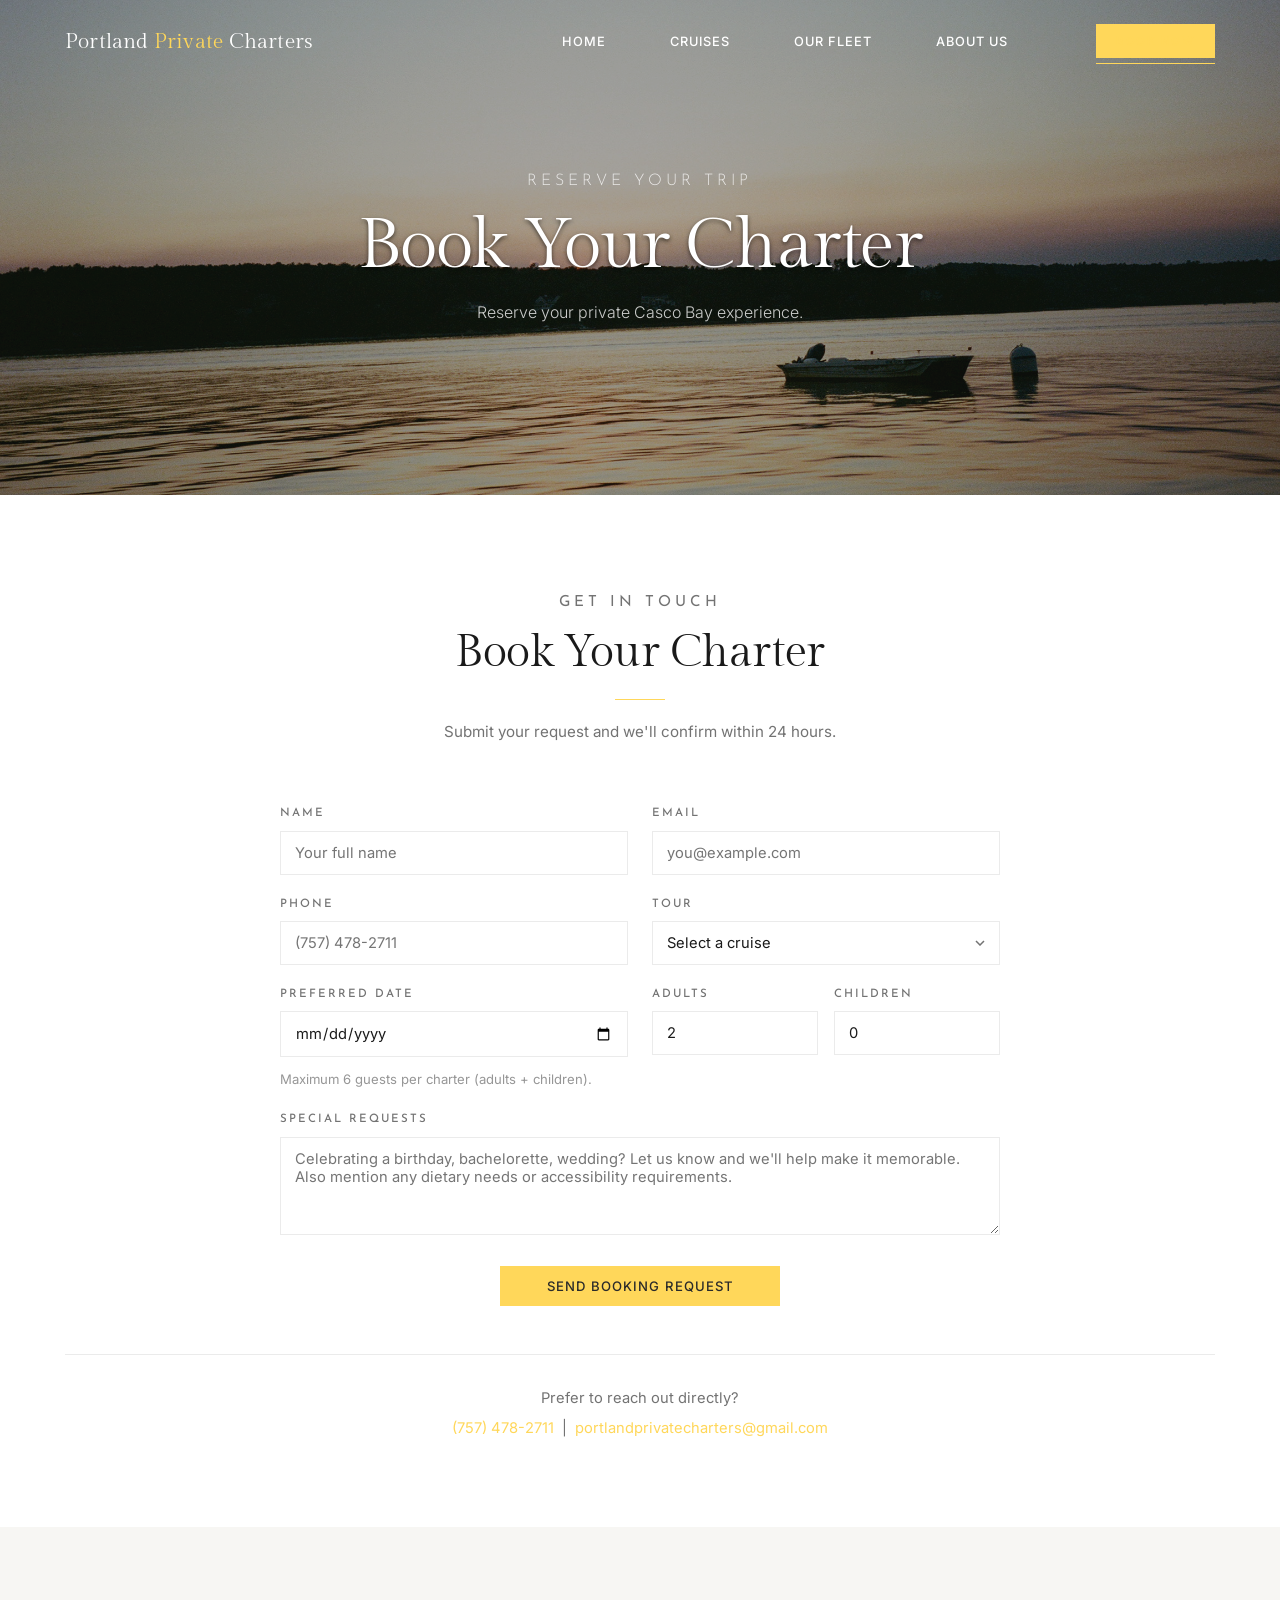
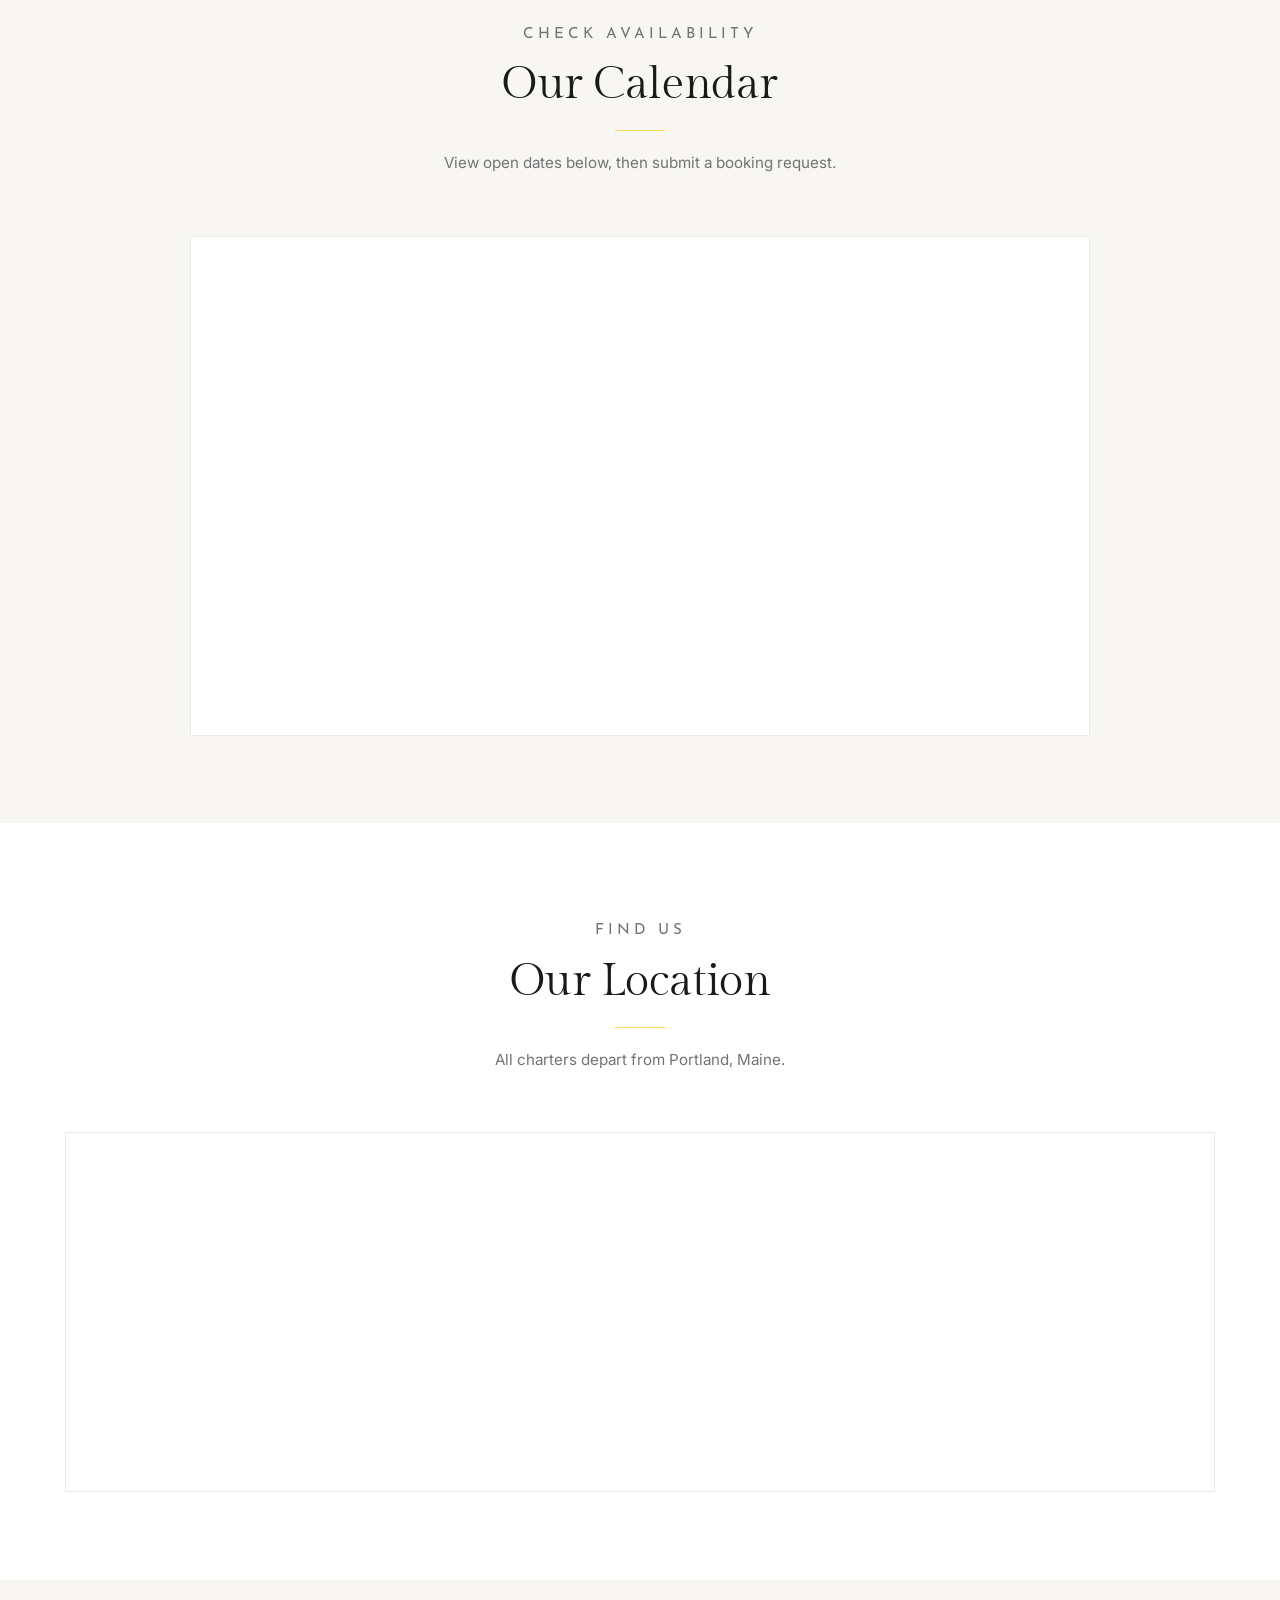
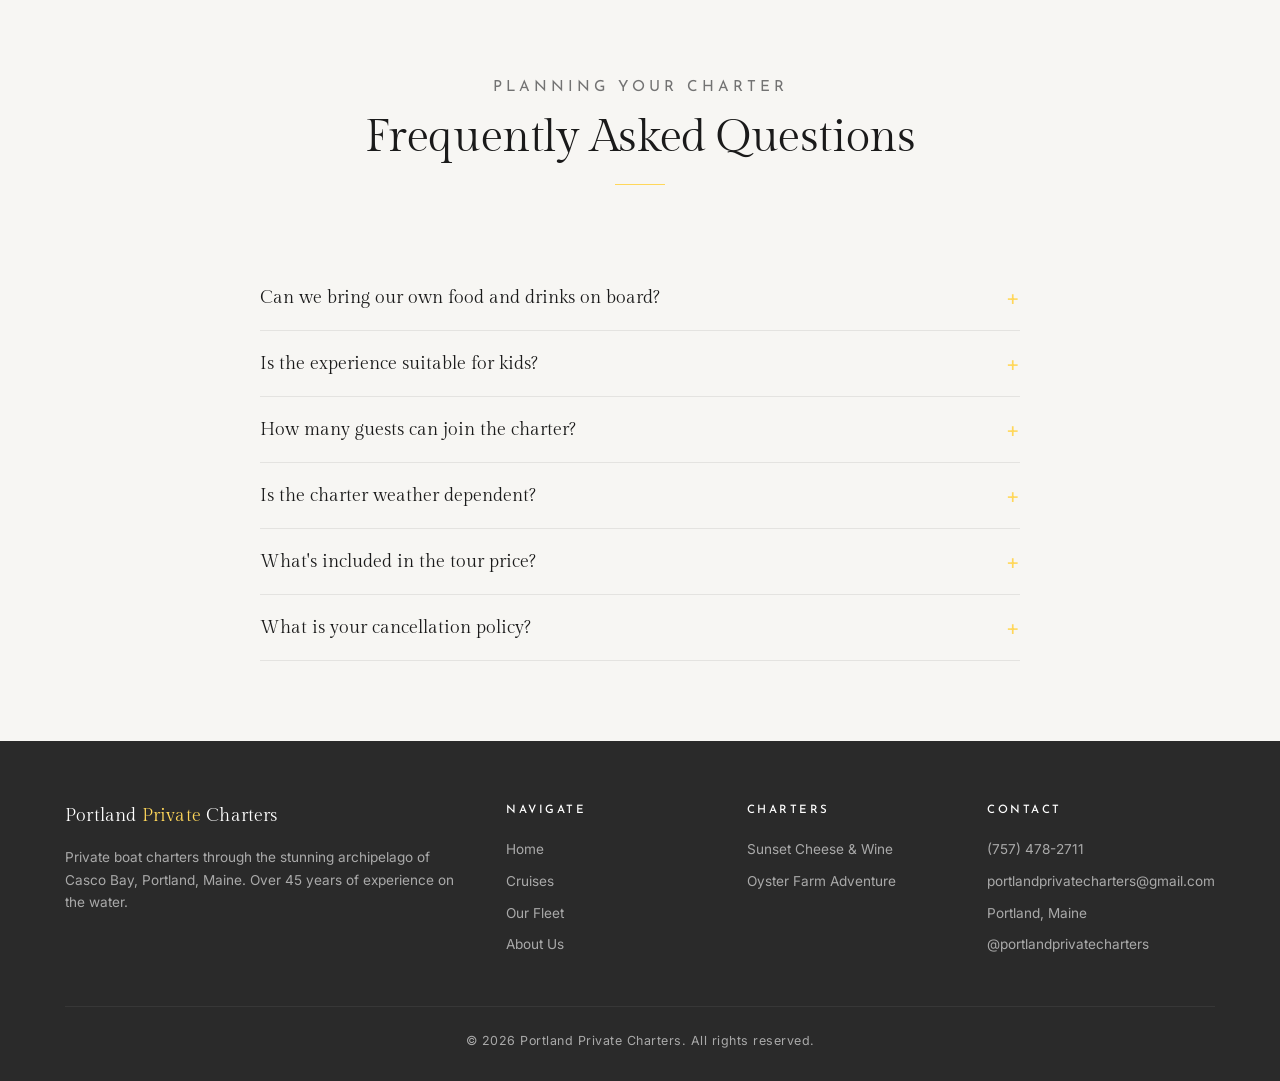
<file: book.html>
<!DOCTYPE html>
<html lang="en">
<head>
  <meta charset="UTF-8">
  <meta name="viewport" content="width=device-width, initial-scale=1.0">
  <title>Book Your Charter — Portland Private Charters</title>
  <meta name="description" content="Book a private charter on Casco Bay, Portland Maine. Check availability, submit a booking request, or contact us directly.">
  <link rel="canonical" href="https://portlandprivatecharters.com/book.html">
  <link rel="preconnect" href="https://fonts.googleapis.com">
  <link rel="preconnect" href="https://fonts.gstatic.com" crossorigin>
  <link href="https://fonts.googleapis.com/css2?family=Gilda+Display&family=Inter:wght@300;400;500;600;700&family=Josefin+Sans:wght@300;400;500;700&display=swap" rel="stylesheet">
  <link rel="stylesheet" href="css/style.css">
</head>
<body>

  <!-- Navigation -->
  <nav class="navbar scrolled">
    <div class="container">
      <a href="index.html" class="logo">Portland <span>Private</span> Charters</a>
      <ul class="nav-links">
        <li><a href="index.html">Home</a></li>
        <li><a href="cruises.html">Cruises</a></li>
        <li><a href="fleet.html">Our Fleet</a></li>
        <li><a href="about.html">About Us</a></li>
        <li><a href="book.html" class="btn btn-gold nav-cta active">Book Now</a></li>
      </ul>
      <div class="hamburger">
        <span></span>
        <span></span>
        <span></span>
      </div>
    </div>
  </nav>

  <!-- Page Hero -->
  <section class="page-hero">
    <div class="hero-bg">
      <img src="images/book-hero-sunset.jpg" alt="Boat on calm water at sunset on Casco Bay" style="object-position: center 60%">
    </div>
    <div class="hero-overlay"></div>
    <div class="page-hero-content">
      <p class="section-label">Reserve Your Trip</p>
      <h1>Book Your Charter</h1>
      <p>Reserve your private Casco Bay experience.</p>
    </div>
  </section>

  <!-- Contact / Booking Form -->
  <section class="section" id="contact">
    <div class="container">
      <div class="section-header reveal-text">
        <p class="section-label">Get in Touch</p>
        <h2>Book Your Charter</h2>
        <div class="gold-line gold-line-animate"></div>
        <p>Submit your request and we'll confirm within 24 hours.</p>
      </div>

      <form id="booking-form" action="https://formspree.io/f/mojrqqlj" method="POST" class="booking-form reveal">
        <div class="form-grid">
          <div class="form-group">
            <label for="name">Name</label>
            <input type="text" id="name" name="name" required placeholder="Your full name">
          </div>
          <div class="form-group">
            <label for="email">Email</label>
            <input type="email" id="email" name="email" required placeholder="you@example.com">
          </div>
          <div class="form-group">
            <label for="phone">Phone</label>
            <input type="tel" id="phone" name="phone" required placeholder="(757) 478-2711">
          </div>
          <div class="form-group">
            <label for="tour">Tour</label>
            <select id="tour" name="tour" required>
              <option value="" disabled selected>Select a cruise</option>
              <option value="Sunset Cheese & Wine (Draco) — $800">Sunset Cheese &amp; Wine (Draco) — $800</option>
              <option value="Oyster Farm (Draco) 9:00 AM — $1,200">Oyster Farm (Draco) — 9:00 AM — $1,200</option>
              <option value="Oyster Farm (Draco) 2:00 PM — $1,200">Oyster Farm (Draco) — 2:00 PM — $1,200</option>
              <option value="Oyster Farm (Gemma) 9:00 AM — $3,500">Oyster Farm (Gemma) — 9:00 AM — $3,500</option>
              <option value="Oyster Farm (Gemma) 2:00 PM — $3,500">Oyster Farm (Gemma) — 2:00 PM — $3,500</option>
              <option value="Not sure yet">Not sure yet</option>
            </select>
          </div>
          <div class="form-group">
            <label for="date">Preferred Date</label>
            <input type="date" id="date" name="date" required>
          </div>
          <div class="form-group form-group-guests">
            <div class="guest-field">
              <label for="adults">Adults</label>
              <input type="number" id="adults" name="adults" min="1" max="6" value="2" required>
            </div>
            <div class="guest-field">
              <label for="children">Children</label>
              <input type="number" id="children" name="children" min="0" max="5" value="0">
            </div>
          </div>
        </div>
        <p class="form-note">Maximum 6 guests per charter (adults + children).</p>
        <div class="form-group form-full">
          <label for="requests">Special Requests</label>
          <textarea id="requests" name="requests" rows="4" placeholder="Celebrating a birthday, bachelorette, wedding? Let us know and we'll help make it memorable. Also mention any dietary needs or accessibility requirements."></textarea>
        </div>
        <div id="form-status"></div>
        <button type="submit" class="btn btn-gold form-submit">Send Booking Request</button>
      </form>

      <div class="direct-contact reveal">
        <p>Prefer to reach out directly?</p>
        <p>
          <a href="tel:+17574782711">(757) 478-2711</a> &nbsp;|&nbsp;
          <a href="mailto:portlandprivatecharters@gmail.com">portlandprivatecharters@gmail.com</a>
        </p>
      </div>
    </div>
  </section>

  <!-- Calendar -->
  <section class="section section-cream" id="calendar">
    <div class="container">
      <div class="section-header reveal-text">
        <p class="section-label">Check Availability</p>
        <h2>Our Calendar</h2>
        <div class="gold-line gold-line-animate"></div>
        <p>View open dates below, then submit a booking request.</p>
      </div>
      <div class="calendar-wrap reveal">
        <!-- Owner: replace src with your public Google Calendar embed URL -->
        <iframe src="https://calendar.google.com/calendar/embed?src=a7b1a25a7dc4cc0fb4f5e3900ef9a29fc24807429ed10c57ac601d097d4976bd%40group.calendar.google.com&ctz=America%2FNew_York&mode=MONTH" class="calendar-iframe" title="Availability Calendar" frameborder="0" scrolling="no"></iframe>
      </div>
    </div>
  </section>

  <!-- Map + Contact Info -->
  <section class="section">
    <div class="container">
      <div class="section-header reveal-text">
        <p class="section-label">Find Us</p>
        <h2>Our Location</h2>
        <div class="gold-line gold-line-animate"></div>
        <p>All charters depart from Portland, Maine.</p>
      </div>
      <div class="map-wrap reveal">
        <iframe src="https://www.google.com/maps/embed?pb=!1m18!1m12!1m3!1d2881.5!2d-70.2482624!3d43.6568407!2m3!1f0!2f0!3f0!3m2!1i1024!2i768!4f13.1!3m3!1m2!1s0x0%3A0x57e5571b338f0415!2sPortland%20Private%20Charters!5e0!3m2!1sen!2sus!4v1710000000000" class="map-iframe" title="Portland Private Charters Location" frameborder="0" allowfullscreen loading="lazy" referrerpolicy="no-referrer-when-downgrade"></iframe>
      </div>
    </div>
  </section>

  <!-- FAQ -->
  <section class="section section-cream">
    <div class="container">
      <div class="section-header reveal-text">
        <p class="section-label">Planning Your Charter</p>
        <h2>Frequently Asked Questions</h2>
        <div class="gold-line gold-line-animate"></div>
      </div>
      <div class="faq-list reveal">
        <div class="faq-item">
          <button class="faq-question">Can we bring our own food and drinks on board?</button>
          <div class="faq-answer">
            <p>You're welcome to bring your own food aboard any charter — we provide a cooler and ice to keep things cold. On our Sunset Cheese &amp; Wine Cruise, a bottle of wine and a cheese board are included. On the Oyster Farm Adventure, drinks and fresh oysters are provided. Any food purchased at island or bay stops is at the guest's expense.</p>
          </div>
        </div>
        <div class="faq-item">
          <button class="faq-question">Is the experience suitable for kids?</button>
          <div class="faq-answer">
            <p>Yes! Our charters are family-friendly and suitable for kids of all ages. Children love seeing the islands, spotting wildlife, and learning from the oyster farmers.</p>
          </div>
        </div>
        <div class="faq-item">
          <button class="faq-question">How many guests can join the charter?</button>
          <div class="faq-answer">
            <p>Our boat comfortably accommodates up to 6 passengers for the standard tours. Each charter is completely private — it's just your group and our captain.</p>
          </div>
        </div>
        <div class="faq-item">
          <button class="faq-question">Is the charter weather dependent?</button>
          <div class="faq-answer">
            <p>Yes, weather and sea conditions do affect our ability to operate safely. We closely monitor forecasts and will contact you in advance if conditions look unfavorable. If we need to cancel or reschedule due to weather, we'll work with you to find an alternative date or provide a full refund. Your safety and comfort are our top priorities.</p>
          </div>
        </div>
        <div class="faq-item">
          <button class="faq-question">What's included in the tour price?</button>
          <div class="faq-answer">
            <p>Your private charter includes the captain and crew, all safety equipment, fresh oyster tastings (on oyster farm tour), or a bottle of wine and a cheese board (on sunset cruise), and fuel.</p>
          </div>
        </div>
        <div class="faq-item">
          <button class="faq-question">What is your cancellation policy?</button>
          <div class="faq-answer">
            <p>If we cancel due to weather conditions, a full refund will be issued. If the guest cancels up to 7 days before the scheduled tour, a 50% refund will be issued.</p>
          </div>
        </div>
      </div>
    </div>
  </section>

  <!-- Footer -->
  <footer class="footer">
    <div class="container">
      <div class="footer-grid">
        <div class="footer-brand">
          <div class="logo">Portland <span>Private</span> Charters</div>
          <p>Private boat charters through the stunning archipelago of Casco Bay, Portland, Maine. Over 45 years of experience on the water.</p>
        </div>
        <div class="footer-col">
          <h4>Navigate</h4>
          <a href="index.html">Home</a>
          <a href="cruises.html">Cruises</a>
          <a href="fleet.html">Our Fleet</a>
          <a href="about.html">About Us</a>
        </div>
        <div class="footer-col">
          <h4>Charters</h4>
          <a href="cruises.html">Sunset Cheese &amp; Wine</a>
          <a href="cruises.html">Oyster Farm Adventure</a>
        </div>
        <div class="footer-col footer-contact-text">
          <h4>Contact</h4>
          <a href="tel:+17574782711">(757) 478-2711</a>
          <a href="mailto:portlandprivatecharters@gmail.com">portlandprivatecharters@gmail.com</a>
          <a href="https://share.google/2xyIWOcaP1XQRHjCo" target="_blank">Portland, Maine</a>
          <a href="https://www.instagram.com/portlandprivatecharters" target="_blank">@portlandprivatecharters</a>
        </div>
      </div>
      <div class="footer-contact-icons">
        <a href="tel:+17574782711" aria-label="Call us"><svg width="22" height="22" viewBox="0 0 24 24" fill="none" stroke="currentColor" stroke-width="1.5" stroke-linecap="round" stroke-linejoin="round"><path d="M22 16.92v3a2 2 0 0 1-2.18 2 19.79 19.79 0 0 1-8.63-3.07 19.5 19.5 0 0 1-6-6 19.79 19.79 0 0 1-3.07-8.67A2 2 0 0 1 4.11 2h3a2 2 0 0 1 2 1.72c.127.96.361 1.903.7 2.81a2 2 0 0 1-.45 2.11L8.09 9.91a16 16 0 0 0 6 6l1.27-1.27a2 2 0 0 1 2.11-.45c.907.339 1.85.573 2.81.7A2 2 0 0 1 22 16.92z"/></svg></a>
        <a href="mailto:portlandprivatecharters@gmail.com" aria-label="Email us"><svg width="22" height="22" viewBox="0 0 24 24" fill="none" stroke="currentColor" stroke-width="1.5" stroke-linecap="round" stroke-linejoin="round"><rect x="2" y="4" width="20" height="16" rx="2"/><path d="m22 7-8.97 5.7a1.94 1.94 0 0 1-2.06 0L2 7"/></svg></a>
        <a href="https://share.google/2xyIWOcaP1XQRHjCo" target="_blank" aria-label="Our location"><svg width="22" height="22" viewBox="0 0 24 24" fill="none" stroke="currentColor" stroke-width="1.5" stroke-linecap="round" stroke-linejoin="round"><path d="M21 10c0 7-9 13-9 13s-9-6-9-13a9 9 0 0 1 18 0z"/><circle cx="12" cy="10" r="3"/></svg></a>
        <a href="https://www.instagram.com/portlandprivatecharters" target="_blank" aria-label="Instagram"><svg width="22" height="22" viewBox="0 0 24 24" fill="none" stroke="currentColor" stroke-width="1.5" stroke-linecap="round" stroke-linejoin="round"><rect x="2" y="2" width="20" height="20" rx="5"/><circle cx="12" cy="12" r="5"/><circle cx="17.5" cy="6.5" r="1.5"/></svg></a>
      </div>
      <div class="footer-bottom">
        &copy; 2026 Portland Private Charters. All rights reserved.
      </div>
    </div>
  </footer>

  <script src="js/main.js"></script>
</body>
</html>
</file>
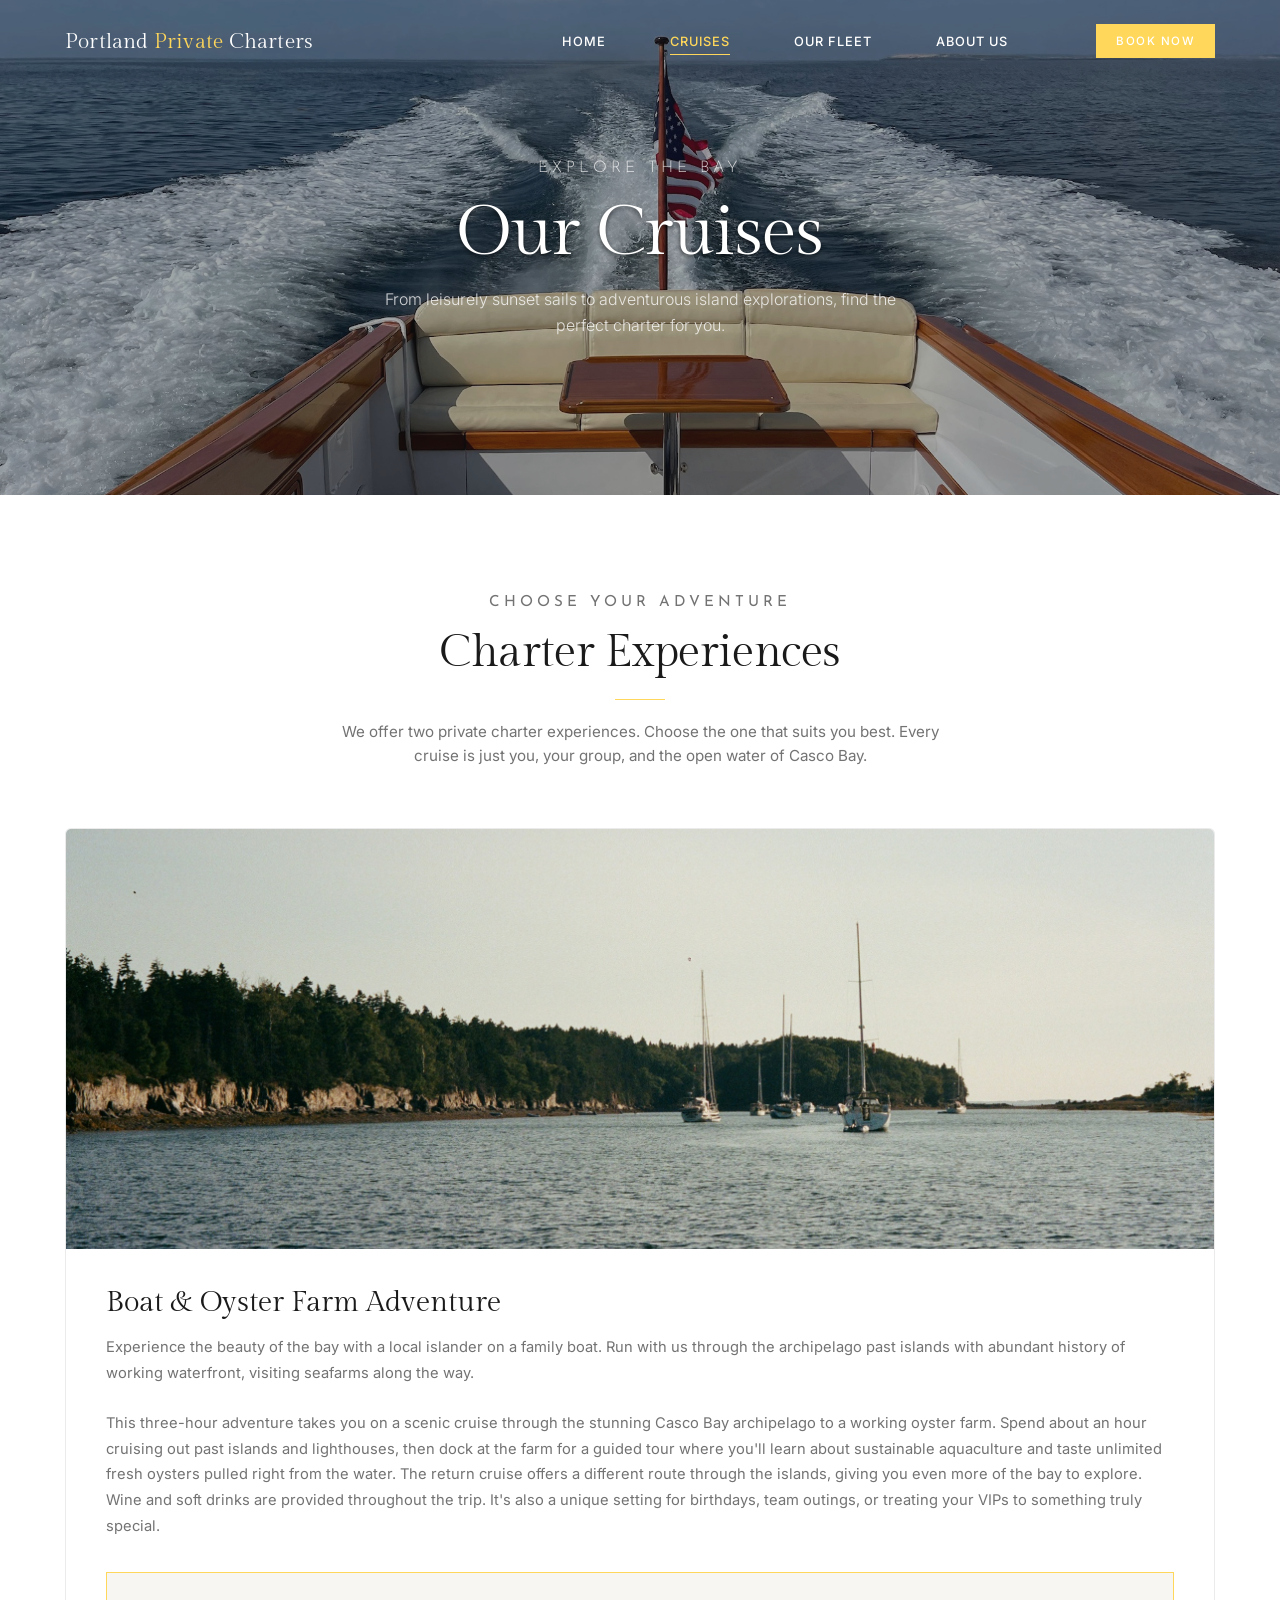
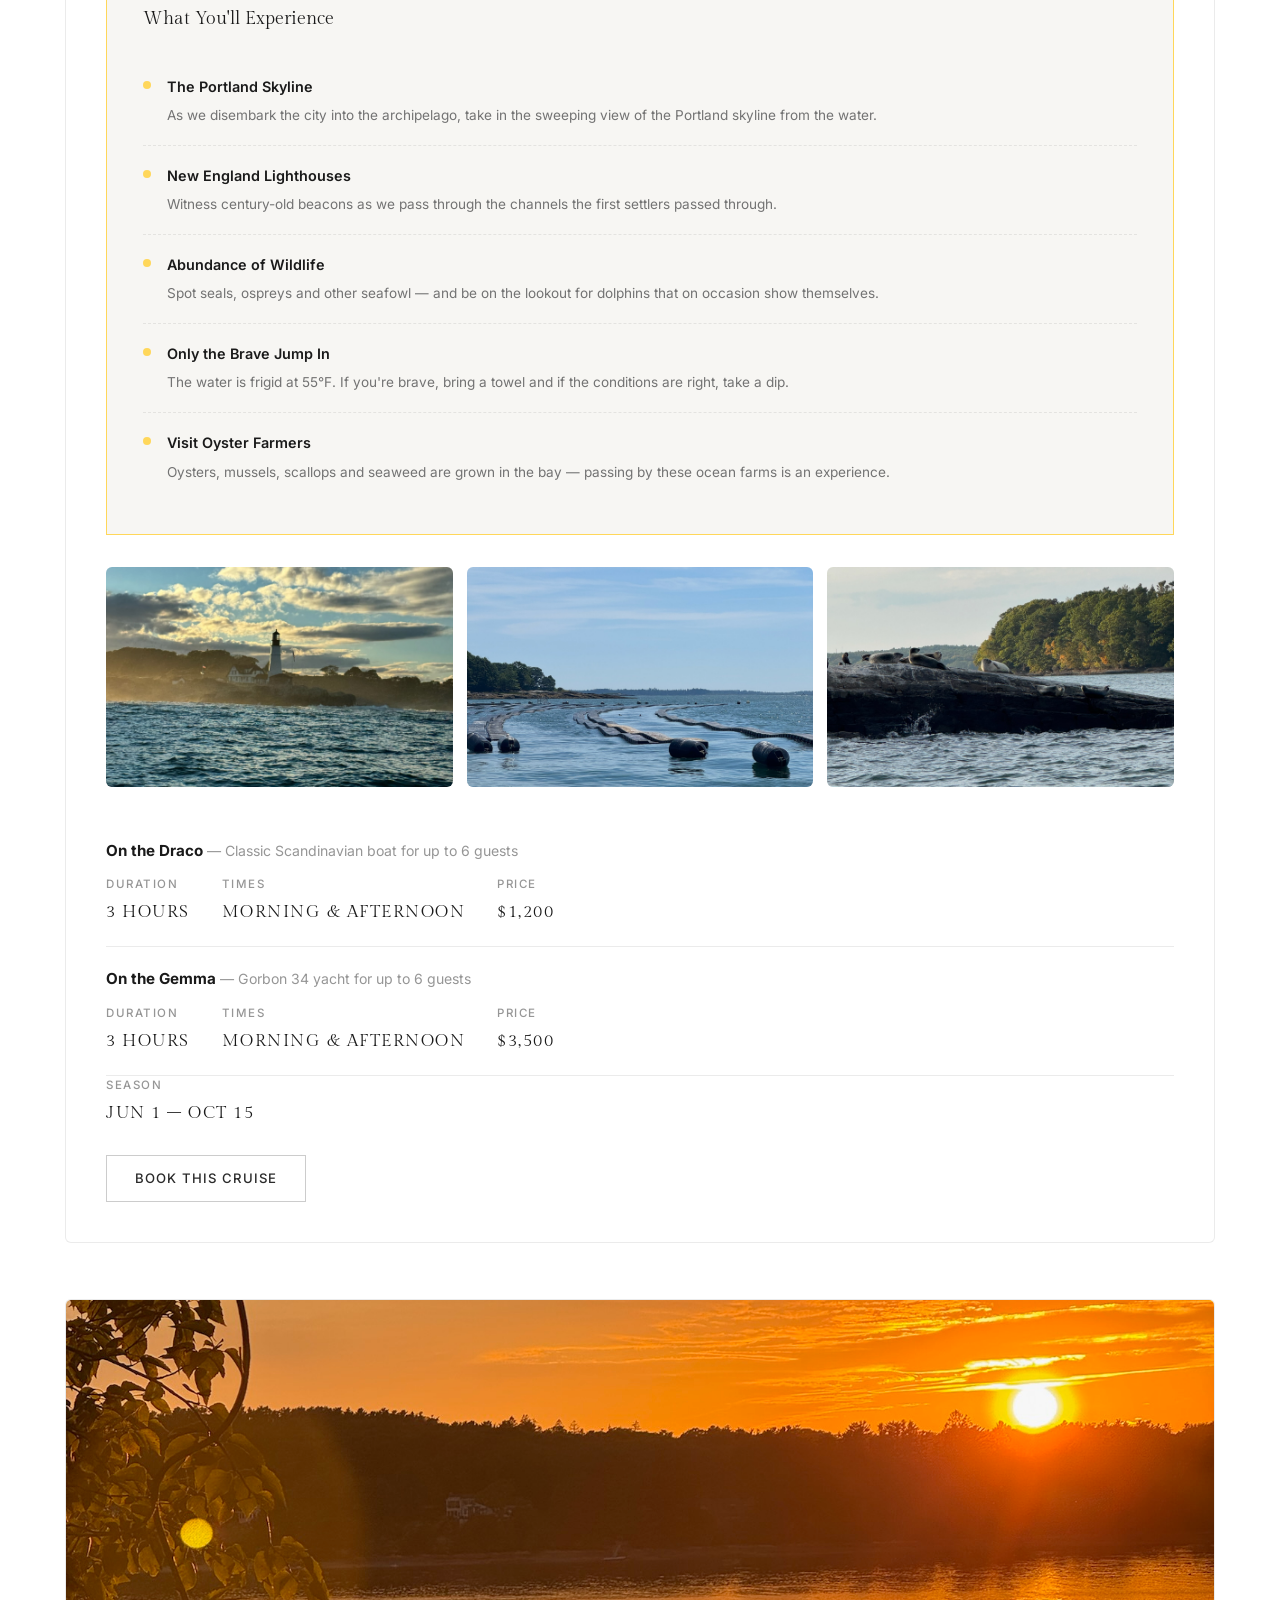
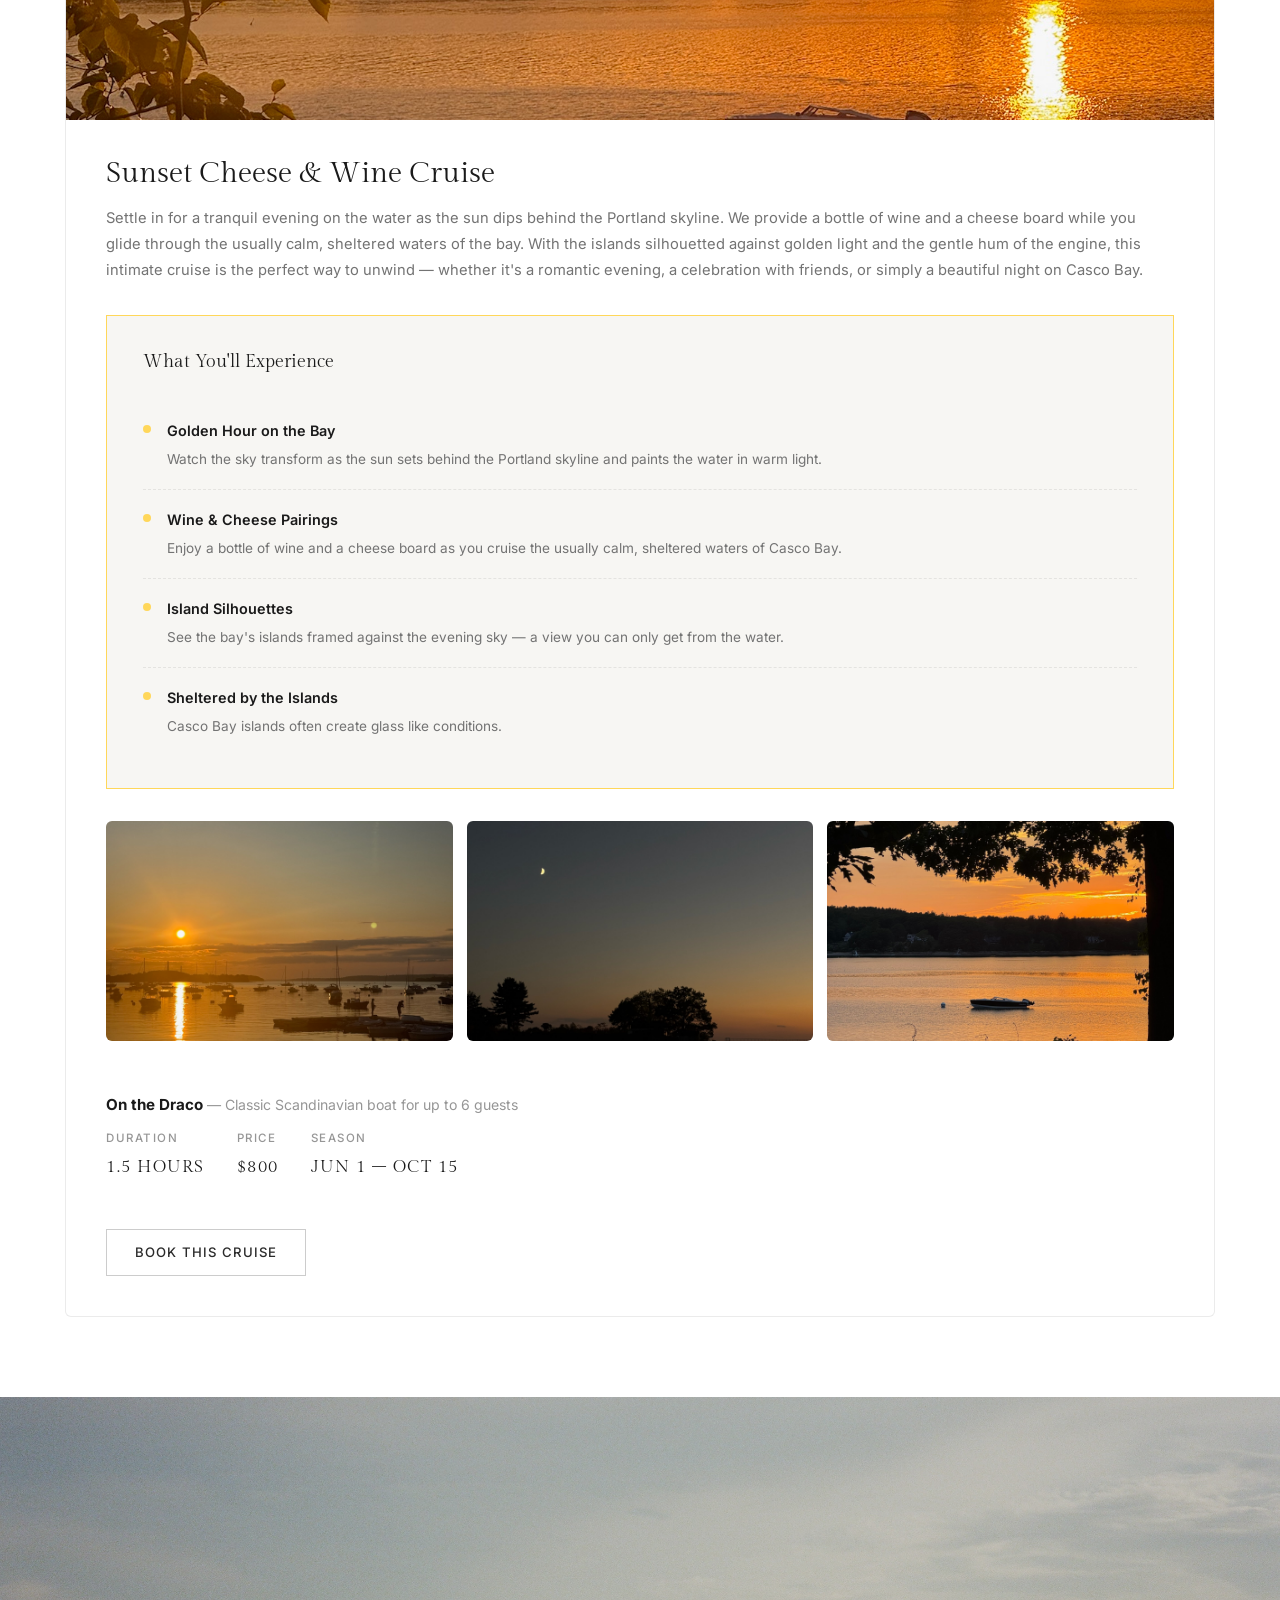
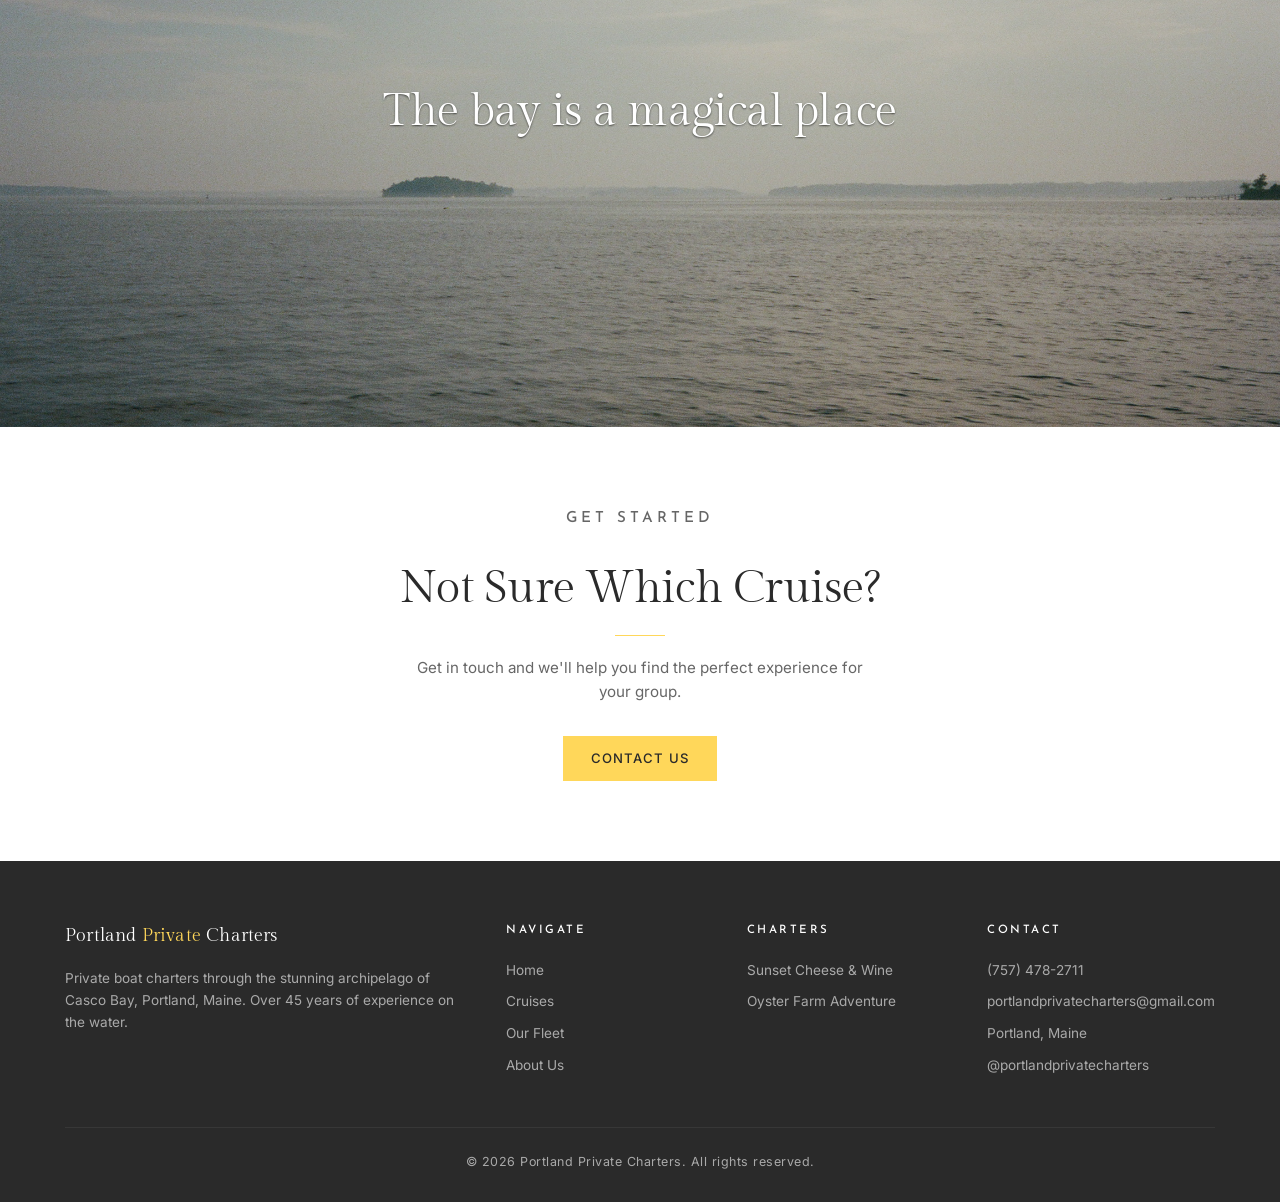
<file: cruises.html>
<!DOCTYPE html>
<html lang="en">
<head>
  <meta charset="UTF-8">
  <meta name="viewport" content="width=device-width, initial-scale=1.0">
  <title>Our Cruises — Portland Private Charters</title>
  <meta name="description" content="Explore our private charter cruises on Casco Bay. Sunset Cheese &amp; Wine Cruise and Boat &amp; Oyster Farm Adventure.">
  <link rel="canonical" href="https://portlandprivatecharters.com/cruises.html">
  <link rel="preconnect" href="https://fonts.googleapis.com">
  <link rel="preconnect" href="https://fonts.gstatic.com" crossorigin>
  <link href="https://fonts.googleapis.com/css2?family=Gilda+Display&family=Inter:wght@300;400;500;600;700&family=Josefin+Sans:wght@300;400;500;700&display=swap" rel="stylesheet">
  <link rel="stylesheet" href="css/style.css">
</head>
<body>

  <!-- Navigation -->
  <nav class="navbar scrolled">
    <div class="container">
      <a href="index.html" class="logo">Portland <span>Private</span> Charters</a>
      <ul class="nav-links">
        <li><a href="index.html">Home</a></li>
        <li><a href="cruises.html" class="active">Cruises</a></li>
        <li><a href="fleet.html">Our Fleet</a></li>
        <li><a href="about.html">About Us</a></li>
        <li><a href="book.html" class="btn btn-gold nav-cta">Book Now</a></li>
      </ul>
      <div class="hamburger">
        <span></span>
        <span></span>
        <span></span>
      </div>
    </div>
  </nav>

  <!-- Page Hero -->
  <section class="page-hero">
    <div class="hero-bg">
      <img src="images/Image 2-27-26 at 09.06.jpg" alt="Boat stern with American flag and wake on open water">
    </div>
    <div class="hero-overlay"></div>
    <div class="page-hero-content">
      <p class="section-label">Explore the Bay</p>
      <h1>Our Cruises</h1>
      <p>From leisurely sunset sails to adventurous island explorations, find the perfect charter for you.</p>
    </div>
  </section>

  <!-- Cruises -->
  <section class="section">
    <div class="container">
      <div class="section-header reveal-text">
        <p class="section-label">Choose Your Adventure</p>
        <h2>Charter Experiences</h2>
        <div class="gold-line gold-line-animate"></div>
        <p>We offer two private charter experiences. Choose the one that suits you best. Every cruise is just you, your group, and the open water of Casco Bay.</p>
      </div>

      <div class="cruises-grid reveal-stagger">

        <!-- Oyster Farm Adventure -->
        <div class="cruise-card cruise-card-expanded">
          <div class="cruise-card-image">
            <img src="images/IMG_4483 (1).jpg" alt="Island cove with sailboats on Casco Bay">
          </div>
          <div class="cruise-card-body">
            <h3>Boat & Oyster Farm Adventure</h3>
            <p>Experience the beauty of the bay with a local islander on a family boat. Run with us through the archipelago past islands with abundant history of working waterfront, visiting seafarms along the way.</p>
            <p>This three-hour adventure takes you on a scenic cruise through the stunning Casco Bay archipelago to a working oyster farm. Spend about an hour cruising out past islands and lighthouses, then dock at the farm for a guided tour where you'll learn about sustainable aquaculture and taste unlimited fresh oysters pulled right from the water. The return cruise offers a different route through the islands, giving you even more of the bay to explore. Wine and soft drinks are provided throughout the trip. It's also a unique setting for birthdays, team outings, or treating your VIPs to something truly special.</p>

            <div class="cruise-highlights">
              <h4>What You'll Experience</h4>
              <ul class="highlights-list">
                <li>
                  <strong>The Portland Skyline</strong>
                  <span>As we disembark the city into the archipelago, take in the sweeping view of the Portland skyline from the water.</span>
                </li>
                <li>
                  <strong>New England Lighthouses</strong>
                  <span>Witness century-old beacons as we pass through the channels the first settlers passed through.</span>
                </li>
                <li>
                  <strong>Abundance of Wildlife</strong>
                  <span>Spot seals, ospreys and other seafowl — and be on the lookout for dolphins that on occasion show themselves.</span>
                </li>
                <li>
                  <strong>Only the Brave Jump In</strong>
                  <span>The water is frigid at 55°F. If you're brave, bring a towel and if the conditions are right, take a dip.</span>
                </li>
                <li>
                  <strong>Visit Oyster Farmers</strong>
                  <span>Oysters, mussels, scallops and seaweed are grown in the bay — passing by these ocean farms is an experience.</span>
                </li>
              </ul>
            </div>

            <div class="cruise-gallery">
              <img src="images/IMG_0744.jpg" alt="Portland Head Light from the water">
              <img src="images/IMG_7374 (2).jpg" alt="Oyster farm buoys on Casco Bay">
              <img src="images/cruise/boat and oyster farm/IMG_8724 (2).jpg" alt="Seals resting on rocks in Casco Bay">
            </div>

            <div class="cruise-boat-options">
              <div class="cruise-boat-option">
                <strong>On the Draco</strong> — Classic Scandinavian boat for up to 6 guests
                <div class="cruise-details">
                  <div class="cruise-detail">Duration<strong>3 Hours</strong></div>
                  <div class="cruise-detail">Times<strong>Morning &amp; Afternoon</strong></div>
                  <div class="cruise-detail">Price<strong>$1,200</strong></div>
                </div>
              </div>
              <div class="cruise-boat-option">
                <strong>On the Gemma</strong> — Gorbon 34 yacht for up to 6 guests
                <div class="cruise-details">
                  <div class="cruise-detail">Duration<strong>3 Hours</strong></div>
                  <div class="cruise-detail">Times<strong>Morning &amp; Afternoon</strong></div>
                  <div class="cruise-detail">Price<strong>$3,500</strong></div>
                </div>
              </div>
              <div class="cruise-details">
                <div class="cruise-detail">Season<strong>Jun 1 – Oct 15</strong></div>
              </div>
            </div>
            <a href="book.html?tour=oyster#contact" class="btn btn-outline-dark">Book This Cruise</a>
          </div>
        </div>

        <!-- Sunset Cheese & Wine Cruise -->
        <div class="cruise-card cruise-card-expanded">
          <div class="cruise-card-image">
            <img src="images/IMG_6983.jpg" alt="Golden sunset over Casco Bay">
          </div>
          <div class="cruise-card-body">
            <h3>Sunset Cheese & Wine Cruise</h3>
            <p>Settle in for a tranquil evening on the water as the sun dips behind the Portland skyline. We provide a bottle of wine and a cheese board while you glide through the usually calm, sheltered waters of the bay. With the islands silhouetted against golden light and the gentle hum of the engine, this intimate cruise is the perfect way to unwind — whether it's a romantic evening, a celebration with friends, or simply a beautiful night on Casco Bay.</p>

            <div class="cruise-highlights">
              <h4>What You'll Experience</h4>
              <ul class="highlights-list">
                <li>
                  <strong>Golden Hour on the Bay</strong>
                  <span>Watch the sky transform as the sun sets behind the Portland skyline and paints the water in warm light.</span>
                </li>
                <li>
                  <strong>Wine &amp; Cheese Pairings</strong>
                  <span>Enjoy a bottle of wine and a cheese board as you cruise the usually calm, sheltered waters of Casco Bay.</span>
                </li>
                <li>
                  <strong>Island Silhouettes</strong>
                  <span>See the bay's islands framed against the evening sky — a view you can only get from the water.</span>
                </li>
                <li>
                  <strong>Sheltered by the Islands</strong>
                  <span>Casco Bay islands often create glass like conditions.</span>
                </li>
              </ul>
            </div>

            <div class="cruise-gallery">
              <img src="images/IMG_7226.jpg" alt="Harbor sunset with boats silhouetted on golden water">
              <img src="images/IMG_8745.jpg" alt="Island silhouette with crescent moon at dusk">
              <img src="images/IMG_6989 (2).jpg" alt="Boat silhouette on golden water at sunset">
            </div>

            <div class="cruise-boat-options">
              <div class="cruise-boat-option">
                <strong>On the Draco</strong> — Classic Scandinavian boat for up to 6 guests
                <div class="cruise-details">
                  <div class="cruise-detail">Duration<strong>1.5 Hours</strong></div>
                  <div class="cruise-detail">Price<strong>$800</strong></div>
                  <div class="cruise-detail">Season<strong>Jun 1 – Oct 15</strong></div>
                </div>
              </div>
            </div>
            <a href="book.html?tour=sunset#contact" class="btn btn-outline-dark">Book This Cruise</a>
          </div>
        </div>

      </div>
    </div>
  </section>

  <!-- Full-width image band -->
  <div class="image-band">
    <img src="images/905450020027-2.jpg" alt="Open water view of Casco Bay islands">
    <div class="image-band-overlay"></div>
    <div class="image-band-content">
      <h2>The bay is a magical place</h2>
    </div>
  </div>

  <!-- CTA -->
  <section class="cta-banner">
    <p class="section-label">Get Started</p>
    <h2>Not Sure Which Cruise?</h2>
    <div class="gold-line"></div>
    <p>Get in touch and we'll help you find the perfect experience for your group.</p>
    <a href="book.html" class="btn btn-gold">Contact Us</a>
  </section>

  <!-- Footer -->
  <footer class="footer">
    <div class="container">
      <div class="footer-grid">
        <div class="footer-brand">
          <div class="logo">Portland <span>Private</span> Charters</div>
          <p>Private boat charters through the stunning archipelago of Casco Bay, Portland, Maine. Over 45 years of experience on the water.</p>
        </div>
        <div class="footer-col">
          <h4>Navigate</h4>
          <a href="index.html">Home</a>
          <a href="cruises.html">Cruises</a>
          <a href="fleet.html">Our Fleet</a>
          <a href="about.html">About Us</a>
        </div>
        <div class="footer-col">
          <h4>Charters</h4>
          <a href="cruises.html">Sunset Cheese &amp; Wine</a>
          <a href="cruises.html">Oyster Farm Adventure</a>
        </div>
        <div class="footer-col footer-contact-text">
          <h4>Contact</h4>
          <a href="tel:+17574782711">(757) 478-2711</a>
          <a href="mailto:portlandprivatecharters@gmail.com">portlandprivatecharters@gmail.com</a>
          <a href="https://share.google/2xyIWOcaP1XQRHjCo" target="_blank">Portland, Maine</a>
          <a href="https://www.instagram.com/portlandprivatecharters" target="_blank">@portlandprivatecharters</a>
        </div>
      </div>
      <div class="footer-contact-icons">
        <a href="tel:+17574782711" aria-label="Call us"><svg width="22" height="22" viewBox="0 0 24 24" fill="none" stroke="currentColor" stroke-width="1.5" stroke-linecap="round" stroke-linejoin="round"><path d="M22 16.92v3a2 2 0 0 1-2.18 2 19.79 19.79 0 0 1-8.63-3.07 19.5 19.5 0 0 1-6-6 19.79 19.79 0 0 1-3.07-8.67A2 2 0 0 1 4.11 2h3a2 2 0 0 1 2 1.72c.127.96.361 1.903.7 2.81a2 2 0 0 1-.45 2.11L8.09 9.91a16 16 0 0 0 6 6l1.27-1.27a2 2 0 0 1 2.11-.45c.907.339 1.85.573 2.81.7A2 2 0 0 1 22 16.92z"/></svg></a>
        <a href="mailto:portlandprivatecharters@gmail.com" aria-label="Email us"><svg width="22" height="22" viewBox="0 0 24 24" fill="none" stroke="currentColor" stroke-width="1.5" stroke-linecap="round" stroke-linejoin="round"><rect x="2" y="4" width="20" height="16" rx="2"/><path d="m22 7-8.97 5.7a1.94 1.94 0 0 1-2.06 0L2 7"/></svg></a>
        <a href="https://share.google/2xyIWOcaP1XQRHjCo" target="_blank" aria-label="Our location"><svg width="22" height="22" viewBox="0 0 24 24" fill="none" stroke="currentColor" stroke-width="1.5" stroke-linecap="round" stroke-linejoin="round"><path d="M21 10c0 7-9 13-9 13s-9-6-9-13a9 9 0 0 1 18 0z"/><circle cx="12" cy="10" r="3"/></svg></a>
        <a href="https://www.instagram.com/portlandprivatecharters" target="_blank" aria-label="Instagram"><svg width="22" height="22" viewBox="0 0 24 24" fill="none" stroke="currentColor" stroke-width="1.5" stroke-linecap="round" stroke-linejoin="round"><rect x="2" y="2" width="20" height="20" rx="5"/><circle cx="12" cy="12" r="5"/><circle cx="17.5" cy="6.5" r="1.5"/></svg></a>
      </div>
      <div class="footer-bottom">
        &copy; 2026 Portland Private Charters. All rights reserved.
      </div>
    </div>
  </footer>

  <script src="js/main.js"></script>
</body>
</html>
</file>
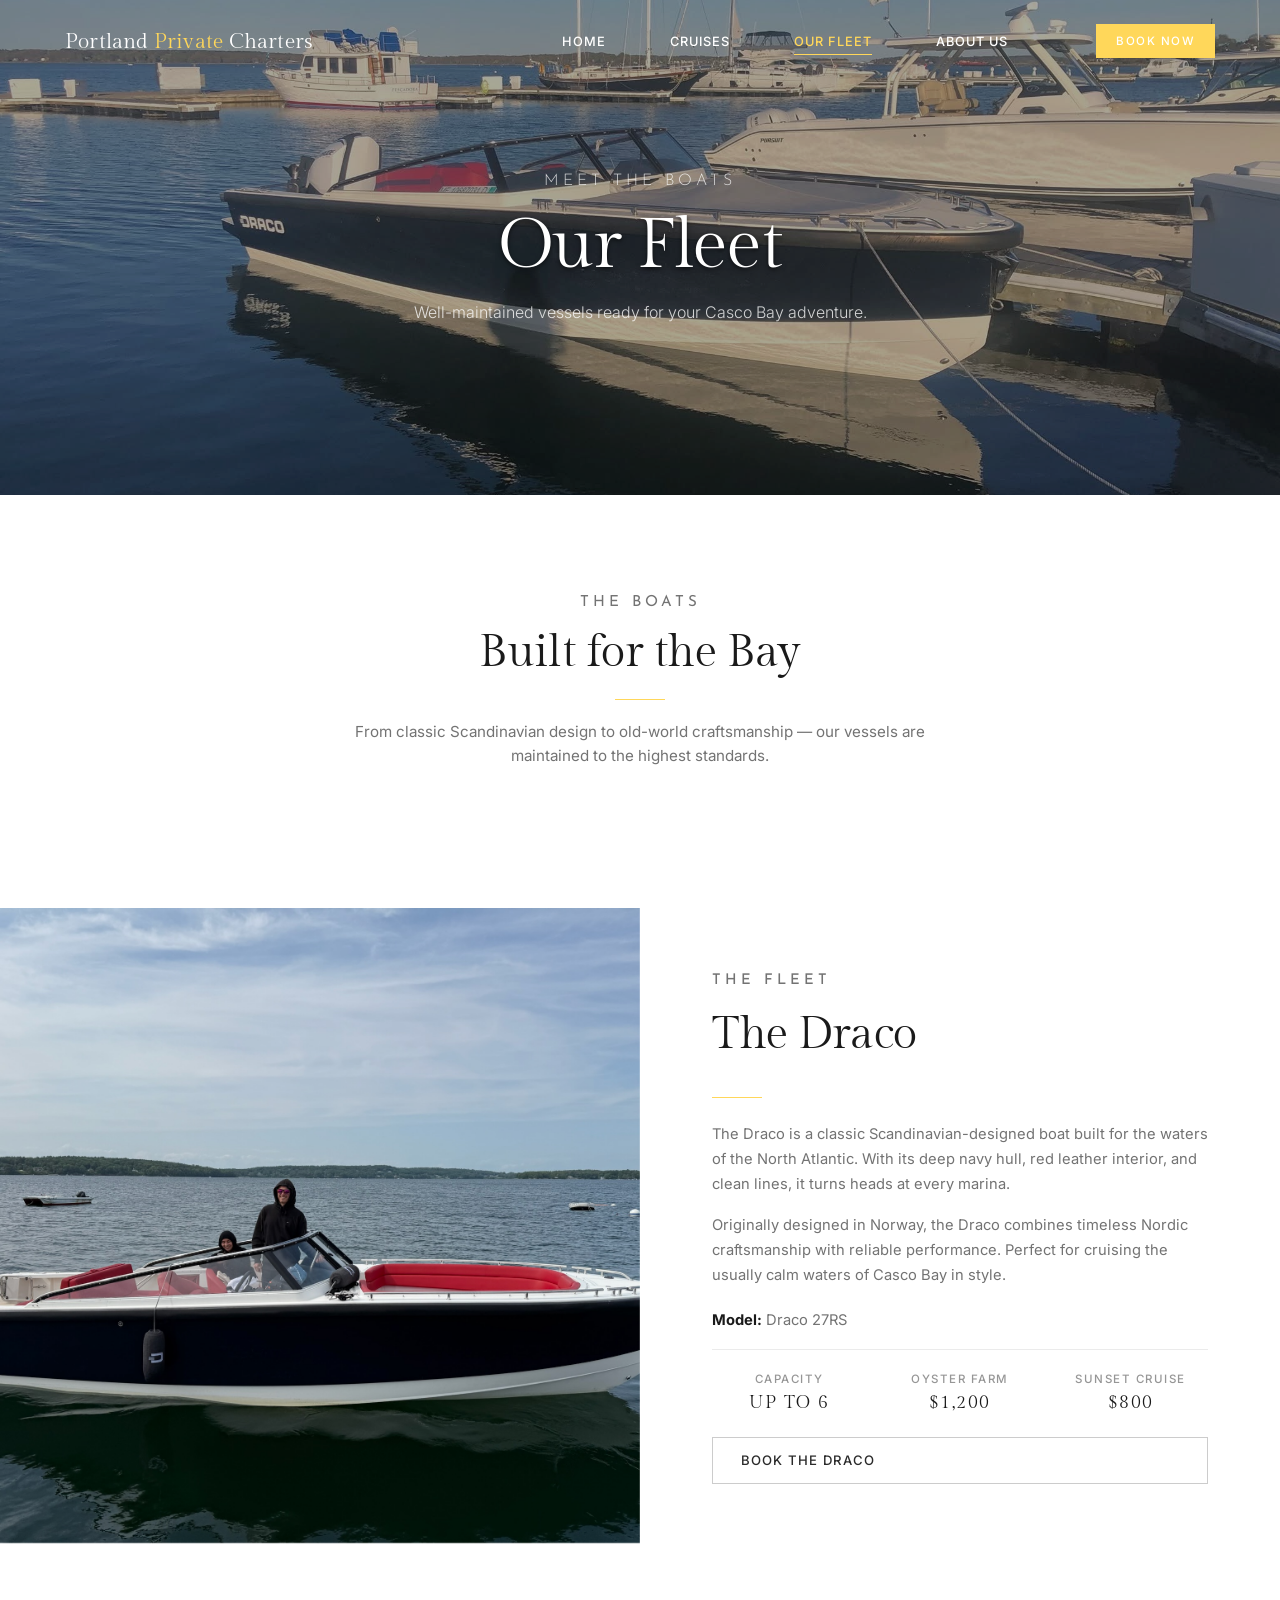
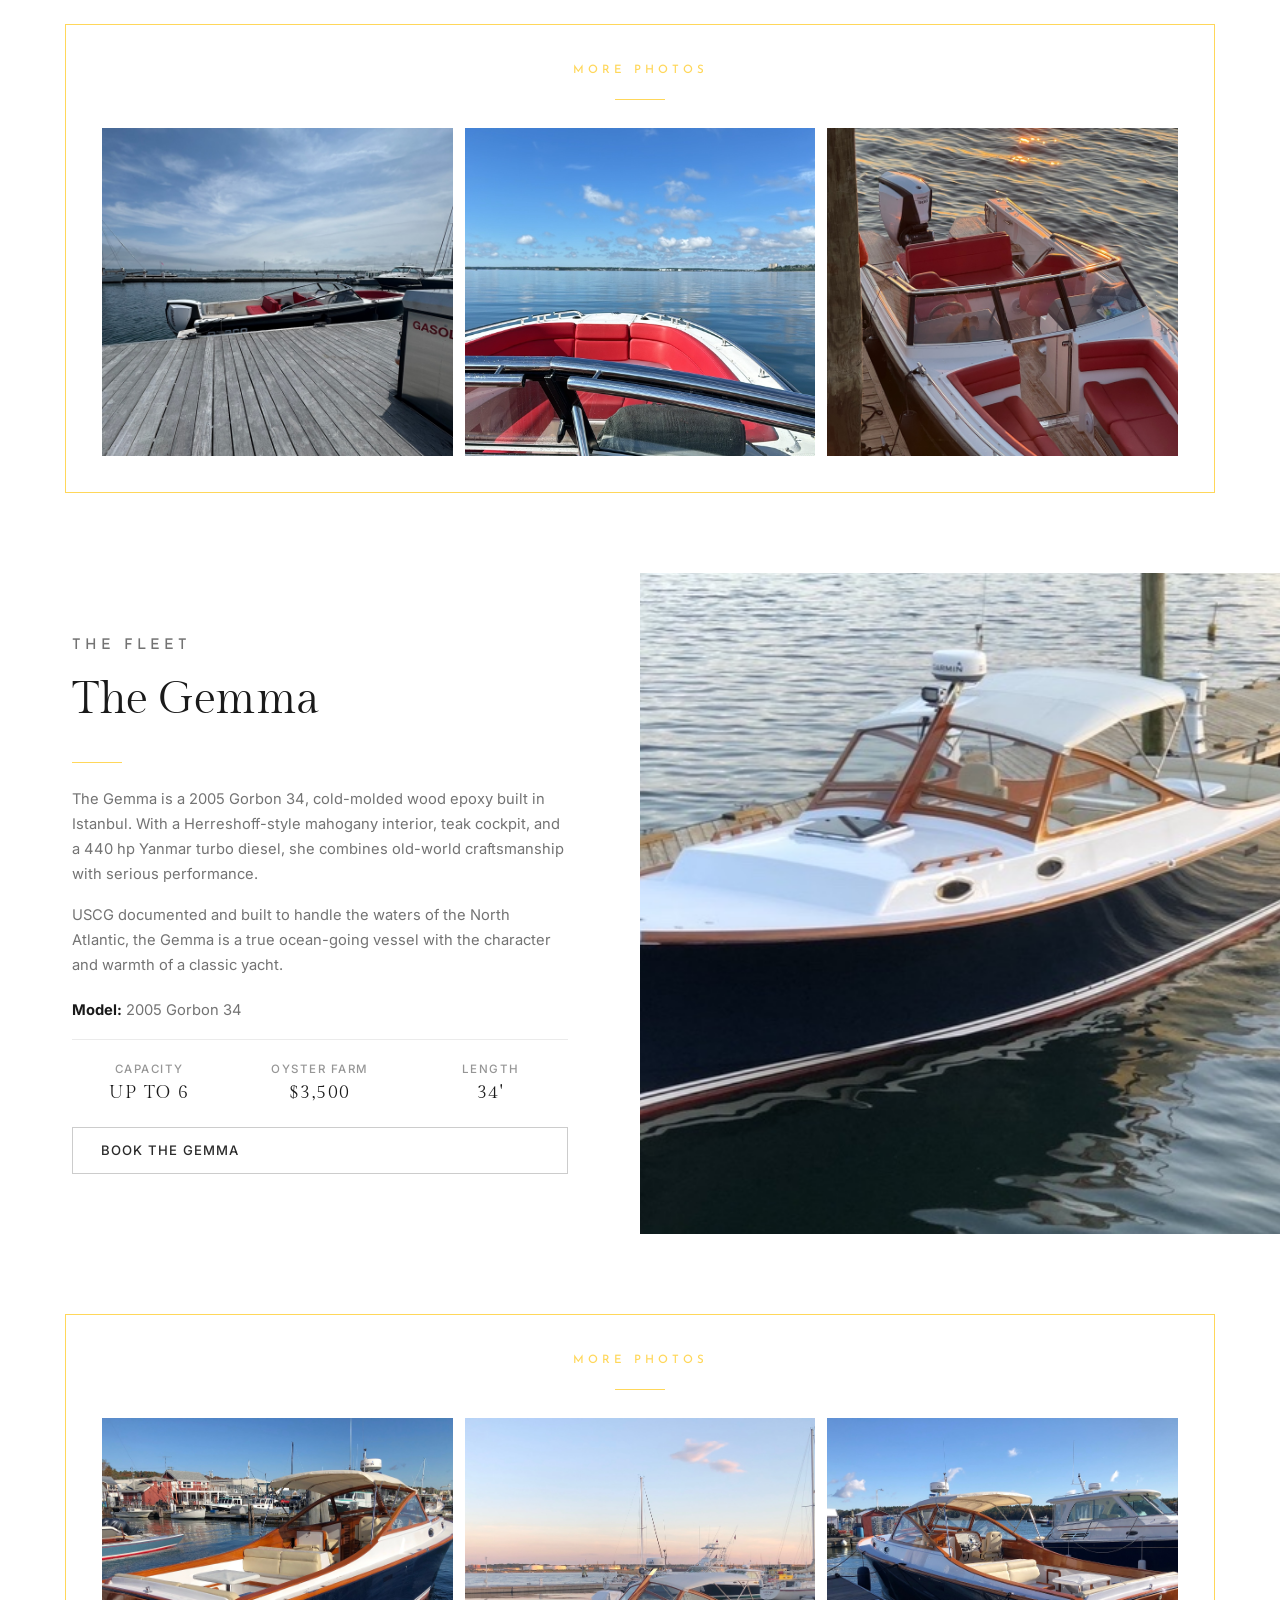
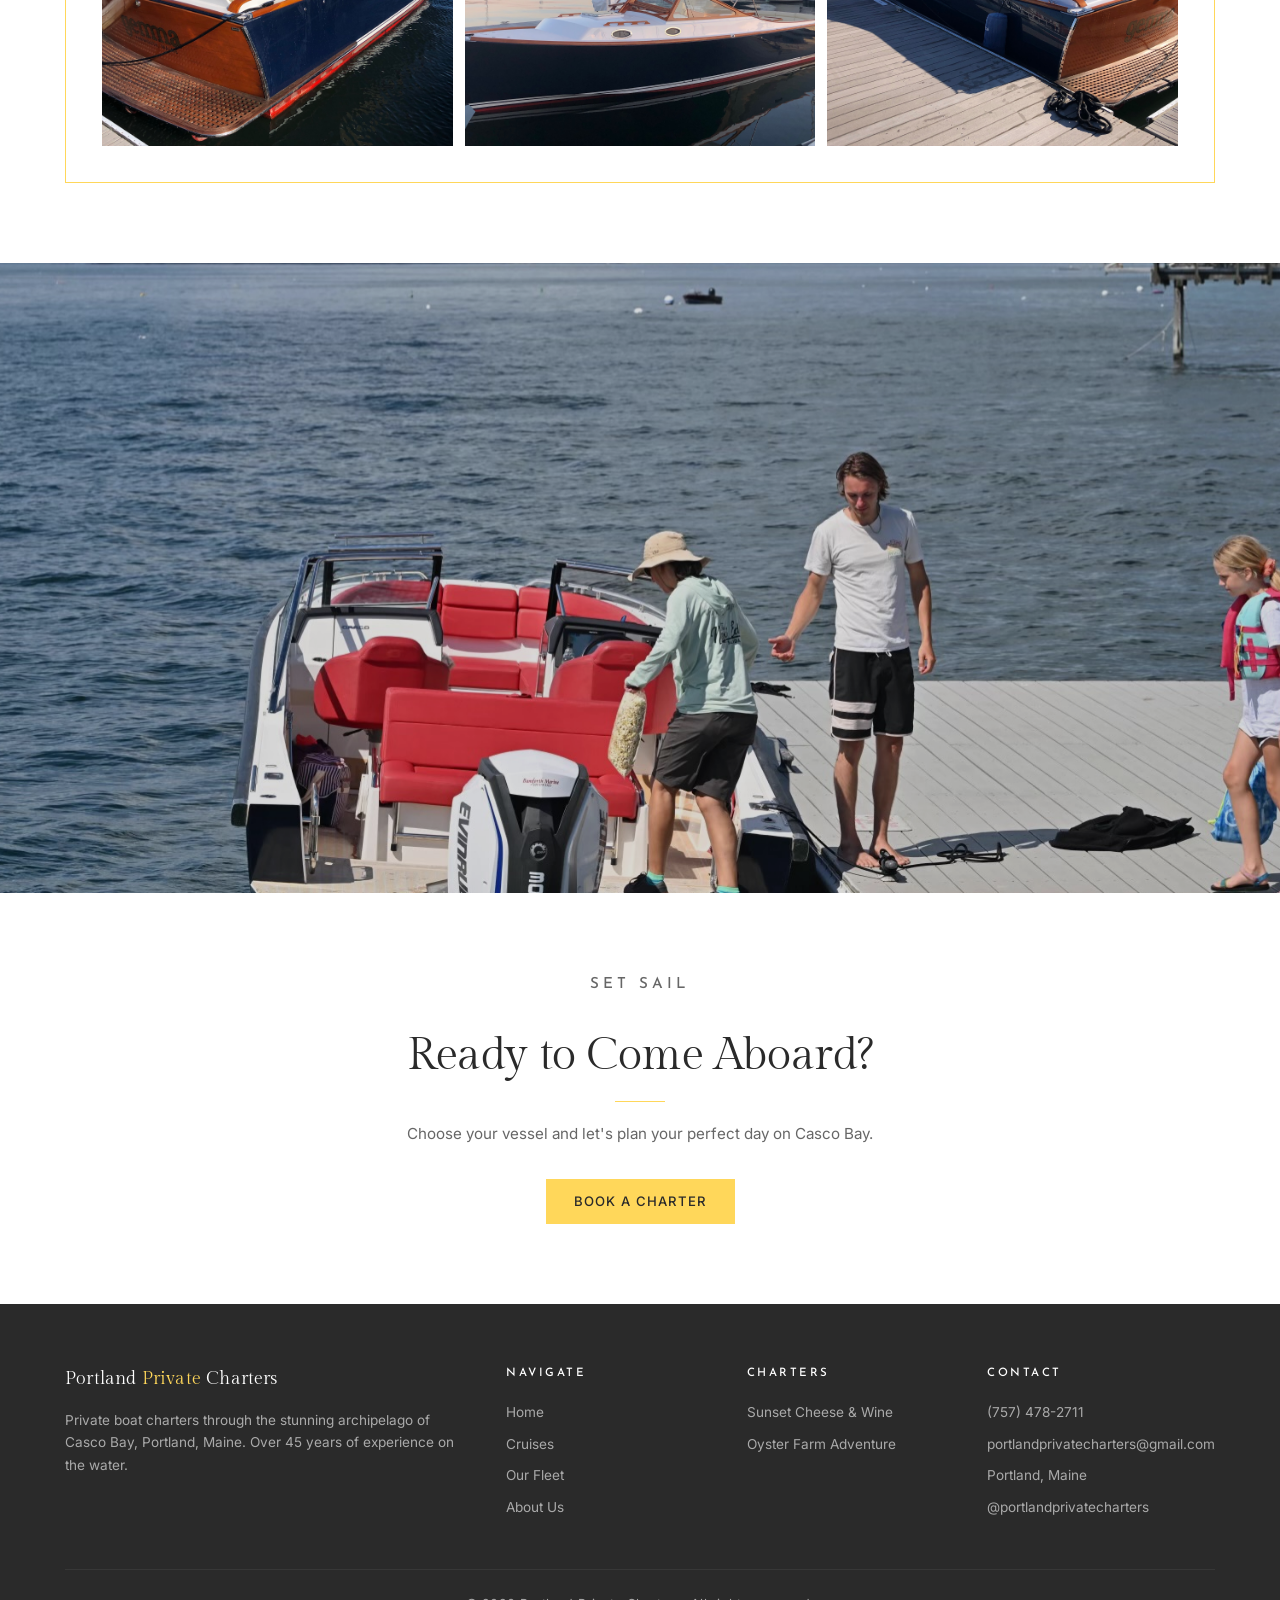
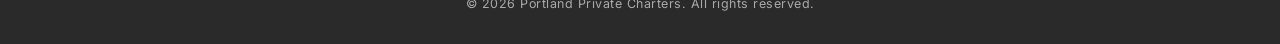
<file: fleet.html>
<!DOCTYPE html>
<html lang="en">
<head>
  <meta charset="UTF-8">
  <meta name="viewport" content="width=device-width, initial-scale=1.0">
  <title>Our Fleet — Portland Private Charters</title>
  <meta name="description" content="Meet the fleet of Portland Private Charters. Our boats are ready to take you on an unforgettable Casco Bay adventure.">
  <link rel="canonical" href="https://portlandprivatecharters.com/fleet.html">
  <link rel="preconnect" href="https://fonts.googleapis.com">
  <link rel="preconnect" href="https://fonts.gstatic.com" crossorigin>
  <link href="https://fonts.googleapis.com/css2?family=Gilda+Display&family=Inter:wght@300;400;500;600;700&family=Josefin+Sans:wght@300;400;500;700&display=swap" rel="stylesheet">
  <link rel="stylesheet" href="css/style.css">
</head>
<body>

  <!-- Navigation -->
  <nav class="navbar scrolled">
    <div class="container">
      <a href="index.html" class="logo">Portland <span>Private</span> Charters</a>
      <ul class="nav-links">
        <li><a href="index.html">Home</a></li>
        <li><a href="cruises.html">Cruises</a></li>
        <li><a href="fleet.html" class="active">Our Fleet</a></li>
        <li><a href="about.html">About Us</a></li>
        <li><a href="book.html" class="btn btn-gold nav-cta">Book Now</a></li>
      </ul>
      <div class="hamburger">
        <span></span>
        <span></span>
        <span></span>
      </div>
    </div>
  </nav>

  <!-- Page Hero -->
  <section class="page-hero">
    <div class="hero-bg">
      <img src="images/IMG_0746.jpg" alt="Draco boat docked at the marina">
    </div>
    <div class="hero-overlay"></div>
    <div class="page-hero-content">
      <p class="section-label">Meet the Boats</p>
      <h1>Our Fleet</h1>
      <p>Well-maintained vessels ready for your Casco Bay adventure.</p>
    </div>
  </section>

  <!-- Fleet Intro -->
  <section class="section">
    <div class="container">
      <div class="section-header reveal-text">
        <p class="section-label">The Boats</p>
        <h2>Built for the Bay</h2>
        <div class="gold-line gold-line-animate"></div>
        <p>From classic Scandinavian design to old-world craftsmanship — our vessels are maintained to the highest standards.</p>
      </div>
    </div>
  </section>

  <!-- Draco Split Section -->
  <div class="split-section">
    <div class="split-image reveal-left">
      <img src="images/draco/IMG_0213 (1).jpg" alt="The Draco on the water with passengers">
    </div>
    <div class="split-text reveal-text">
      <p class="section-label">The Fleet</p>
      <h2>The Draco</h2>
      <div class="gold-line gold-line-left gold-line-animate"></div>
      <p>The Draco is a classic Scandinavian-designed boat built for the waters of the North Atlantic. With its deep navy hull, red leather interior, and clean lines, it turns heads at every marina.</p>
      <p>Originally designed in Norway, the Draco combines timeless Nordic craftsmanship with reliable performance. Perfect for cruising the usually calm waters of Casco Bay in style.</p>
      <p class="fleet-model"><strong>Model:</strong> Draco 27RS</p>
      <div class="fleet-specs">
        <div class="fleet-spec">Capacity<strong>Up to 6</strong></div>
        <div class="fleet-spec">Oyster Farm<strong>$1,200</strong></div>
        <div class="fleet-spec">Sunset Cruise<strong>$800</strong></div>
      </div>
      <a href="book.html" class="btn btn-outline-dark">Book the Draco</a>
    </div>
  </div>

  <!-- Draco detail images -->
  <section class="section">
    <div class="container">
      <div class="fleet-gallery-frame reveal">
        <p class="section-label" style="text-align:center">More Photos</p>
        <div class="gold-line"></div>
        <div class="image-gallery reveal-stagger">
          <div class="gallery-item">
            <img src="images/IMG_7291.jpg" alt="Draco at dock with red seats">
          </div>
          <div class="gallery-item">
            <img src="images/IMG_0044.jpg" alt="View from the helm on calm water">
          </div>
          <div class="gallery-item">
            <img src="images/draco/IMG_8061 (3).jpg" alt="Draco overhead at golden hour showing red leather interior">
          </div>
        </div>
      </div>
    </div>
  </section>

  <!-- The Gemma -->
  <div class="split-section reverse">
    <div class="split-image reveal-right">
      <img src="images/gemma.jpg" alt="The Gemma, a 2005 Gorbon 34">
    </div>
    <div class="split-text reveal-text">
      <p class="section-label">The Fleet</p>
      <h2>The Gemma</h2>
      <div class="gold-line gold-line-left gold-line-animate"></div>
      <p>The Gemma is a 2005 Gorbon 34, cold-molded wood epoxy built in Istanbul. With a Herreshoff-style mahogany interior, teak cockpit, and a 440 hp Yanmar turbo diesel, she combines old-world craftsmanship with serious performance.</p>
      <p>USCG documented and built to handle the waters of the North Atlantic, the Gemma is a true ocean-going vessel with the character and warmth of a classic yacht.</p>
      <p class="fleet-model"><strong>Model:</strong> 2005 Gorbon 34</p>
      <div class="fleet-specs">
        <div class="fleet-spec">Capacity<strong>Up to 6</strong></div>
        <div class="fleet-spec">Oyster Farm<strong>$3,500</strong></div>
        <div class="fleet-spec">Length<strong>34'</strong></div>
      </div>
      <a href="book.html" class="btn btn-outline-dark">Book the Gemma</a>
    </div>
  </div>

  <!-- Gemma detail images -->
  <section class="section">
    <div class="container">
      <div class="fleet-gallery-frame reveal">
        <p class="section-label" style="text-align:center">More Photos</p>
        <div class="gold-line"></div>
        <div class="image-gallery reveal-stagger">
          <div class="gallery-item">
            <img src="images/gemma-stern.jpg" alt="Gemma stern with mahogany transom">
          </div>
          <div class="gallery-item">
            <img src="images/gemma-sunset.jpg" alt="Gemma at sunset in the harbor">
          </div>
          <div class="gallery-item">
            <img src="images/gemma-dock.jpg" alt="Gemma docked showing classic lines">
          </div>
        </div>
      </div>
    </div>
  </section>

  <!-- Full-width image band -->
  <div class="image-band">
    <img src="images/DSC_9437.jpg" alt="Boarding the Draco on a summer day">
    <div class="image-band-overlay"></div>
  </div>

  <!-- CTA -->
  <section class="cta-banner">
    <p class="section-label">Set Sail</p>
    <h2>Ready to Come Aboard?</h2>
    <div class="gold-line"></div>
    <p>Choose your vessel and let's plan your perfect day on Casco Bay.</p>
    <a href="book.html" class="btn btn-gold">Book a Charter</a>
  </section>

  <!-- Footer -->
  <footer class="footer">
    <div class="container">
      <div class="footer-grid">
        <div class="footer-brand">
          <div class="logo">Portland <span>Private</span> Charters</div>
          <p>Private boat charters through the stunning archipelago of Casco Bay, Portland, Maine. Over 45 years of experience on the water.</p>
        </div>
        <div class="footer-col">
          <h4>Navigate</h4>
          <a href="index.html">Home</a>
          <a href="cruises.html">Cruises</a>
          <a href="fleet.html">Our Fleet</a>
          <a href="about.html">About Us</a>
        </div>
        <div class="footer-col">
          <h4>Charters</h4>
          <a href="cruises.html">Sunset Cheese &amp; Wine</a>
          <a href="cruises.html">Oyster Farm Adventure</a>
        </div>
        <div class="footer-col footer-contact-text">
          <h4>Contact</h4>
          <a href="tel:+17574782711">(757) 478-2711</a>
          <a href="mailto:portlandprivatecharters@gmail.com">portlandprivatecharters@gmail.com</a>
          <a href="https://share.google/2xyIWOcaP1XQRHjCo" target="_blank">Portland, Maine</a>
          <a href="https://www.instagram.com/portlandprivatecharters" target="_blank">@portlandprivatecharters</a>
        </div>
      </div>
      <div class="footer-contact-icons">
        <a href="tel:+17574782711" aria-label="Call us"><svg width="22" height="22" viewBox="0 0 24 24" fill="none" stroke="currentColor" stroke-width="1.5" stroke-linecap="round" stroke-linejoin="round"><path d="M22 16.92v3a2 2 0 0 1-2.18 2 19.79 19.79 0 0 1-8.63-3.07 19.5 19.5 0 0 1-6-6 19.79 19.79 0 0 1-3.07-8.67A2 2 0 0 1 4.11 2h3a2 2 0 0 1 2 1.72c.127.96.361 1.903.7 2.81a2 2 0 0 1-.45 2.11L8.09 9.91a16 16 0 0 0 6 6l1.27-1.27a2 2 0 0 1 2.11-.45c.907.339 1.85.573 2.81.7A2 2 0 0 1 22 16.92z"/></svg></a>
        <a href="mailto:portlandprivatecharters@gmail.com" aria-label="Email us"><svg width="22" height="22" viewBox="0 0 24 24" fill="none" stroke="currentColor" stroke-width="1.5" stroke-linecap="round" stroke-linejoin="round"><rect x="2" y="4" width="20" height="16" rx="2"/><path d="m22 7-8.97 5.7a1.94 1.94 0 0 1-2.06 0L2 7"/></svg></a>
        <a href="https://share.google/2xyIWOcaP1XQRHjCo" target="_blank" aria-label="Our location"><svg width="22" height="22" viewBox="0 0 24 24" fill="none" stroke="currentColor" stroke-width="1.5" stroke-linecap="round" stroke-linejoin="round"><path d="M21 10c0 7-9 13-9 13s-9-6-9-13a9 9 0 0 1 18 0z"/><circle cx="12" cy="10" r="3"/></svg></a>
        <a href="https://www.instagram.com/portlandprivatecharters" target="_blank" aria-label="Instagram"><svg width="22" height="22" viewBox="0 0 24 24" fill="none" stroke="currentColor" stroke-width="1.5" stroke-linecap="round" stroke-linejoin="round"><rect x="2" y="2" width="20" height="20" rx="5"/><circle cx="12" cy="12" r="5"/><circle cx="17.5" cy="6.5" r="1.5"/></svg></a>
      </div>
      <div class="footer-bottom">
        &copy; 2026 Portland Private Charters. All rights reserved.
      </div>
    </div>
  </footer>

  <script src="js/main.js"></script>
</body>
</html>
</file>
<file: css/style.css>
/* ============================================
   Portland Private Charters — Main Stylesheet
   Matched to Framer site design system
   ============================================ */

/* ---------- Reset & Base ---------- */
*, *::before, *::after { box-sizing: border-box; margin: 0; padding: 0; }

:root {
  --gold: #ffd75a;
  --gold-hover: #ffc93c;
  --charcoal: #2a2a2a;
  --white: #ffffff;
  --off-white: #f7f6f3;
  --text: #1a1a1a;
  --text-mid: #737373;
  --text-light: #969696;
  --divider: rgba(0,0,0,0.08);
  --font-display: 'Gilda Display', serif;
  --font-body: 'Inter', sans-serif;
  --font-accent: 'Switzer', 'Josefin Sans', sans-serif;
  --ease: cubic-bezier(0.44, 0, 0.56, 1);
}

html { scroll-behavior: smooth; }

body {
  font-family: var(--font-body);
  color: var(--text);
  line-height: 1.6;
  background: var(--white);
  font-weight: 400;
  -webkit-font-smoothing: antialiased;
  -moz-osx-font-smoothing: grayscale;
}

a { text-decoration: none; color: inherit; }
ul { list-style: none; }
img { max-width: 100%; display: block; }

.container {
  max-width: 1200px;
  margin: 0 auto;
  padding: 0 25px;
}

/* ---------- Typography ---------- */
h1, h2, h3, h4 { font-family: var(--font-display); font-weight: 400; }

h1 { font-size: clamp(2.6rem, 5.5vw, 4.5rem); line-height: 1.1; letter-spacing: -0.02em; }
h2 { font-size: clamp(1.8rem, 3.5vw, 3rem); line-height: 1.15; letter-spacing: -0.01em; }
h3 { font-size: clamp(1.3rem, 2.5vw, 1.8rem); line-height: 1.25; }

.section-label {
  font-family: var(--font-accent);
  text-transform: uppercase;
  letter-spacing: 4px;
  font-size: 0.72rem;
  font-weight: 500;
  color: var(--gold);
  margin-bottom: 12px;
}

/* ---------- Buttons ---------- */
.btn {
  display: inline-block;
  padding: 12px 28px;
  font-family: var(--font-body);
  font-size: 0.82rem;
  font-weight: 500;
  letter-spacing: 1px;
  text-transform: uppercase;
  border: none;
  cursor: pointer;
  transition: color 0.4s var(--ease), background 0.4s var(--ease), border-color 0.4s var(--ease), transform 0.4s var(--ease), box-shadow 0.4s var(--ease);
}

.btn-gold {
  background: var(--gold);
  color: var(--charcoal);
}
.btn-gold:hover {
  background: var(--gold-hover);
  transform: translateY(-1px);
  box-shadow: 0 4px 16px rgba(255,215,90,0.3);
}

.btn-outline {
  background: transparent;
  color: var(--white);
  border: 1px solid rgba(255,255,255,0.6);
}
.btn-outline:hover {
  color: #dedede;
  border-color: #dedede;
}

.btn-outline-dark {
  background: transparent;
  color: var(--charcoal);
  border: 1px solid rgba(0,0,0,0.2);
}
.btn-outline-dark:hover {
  border-color: var(--charcoal);
  background: var(--charcoal);
  color: var(--white);
}

/* ---------- Navigation ---------- */
.navbar {
  position: fixed;
  top: 0;
  left: 0;
  width: 100%;
  z-index: 10;
  padding: 24px 0;
  transition: all 0.4s var(--ease);
}

.navbar.scrolled {
  background: rgba(42, 42, 42, 0.95);
  backdrop-filter: blur(12px);
  -webkit-backdrop-filter: blur(12px);
  padding: 16px 0;
}

.navbar .container {
  display: flex;
  align-items: center;
  justify-content: space-between;
}

.logo {
  font-family: var(--font-display);
  font-size: 1.3rem;
  color: var(--white);
  white-space: nowrap;
  letter-spacing: 0.01em;
}
.logo span { color: var(--gold); }

.nav-links {
  display: flex;
  gap: 64px;
  align-items: center;
}

.nav-links a {
  color: var(--white);
  font-family: var(--font-body);
  font-size: 0.8rem;
  font-weight: 500;
  letter-spacing: 1px;
  text-transform: uppercase;
  transition: color 0.4s var(--ease);
  position: relative;
}

.nav-links a::after {
  content: '';
  position: absolute;
  bottom: -6px;
  left: 0;
  width: 0;
  height: 1px;
  background: var(--gold);
  transition: width 0.4s var(--ease);
}

.nav-links a:hover { color: #dedede; }
.nav-links a.active { color: var(--gold); }
.nav-links a:hover::after,
.nav-links a.active::after { width: 100%; }

.nav-cta { margin-left: 24px; }
.nav-cta.btn { padding: 8px 20px; font-size: 0.72rem; letter-spacing: 1.5px; }

/* Hamburger */
.hamburger {
  display: none;
  flex-direction: column;
  gap: 6px;
  cursor: pointer;
  z-index: 11;
}
.hamburger span {
  width: 24px;
  height: 1.5px;
  background: var(--white);
  transition: all 0.4s var(--ease);
}
.hamburger.open span:nth-child(1) { transform: rotate(45deg) translate(5px, 5px); }
.hamburger.open span:nth-child(2) { opacity: 0; }
.hamburger.open span:nth-child(3) { transform: rotate(-45deg) translate(5px, -5px); }

/* ---------- Hero ---------- */
.hero {
  position: relative;
  height: 100vh;
  min-height: 600px;
  display: flex;
  align-items: center;
  justify-content: center;
  text-align: center;
  color: var(--white);
  overflow: hidden;
}

.hero-bg {
  position: absolute;
  inset: 0;
  background: var(--charcoal);
  z-index: 0;
  will-change: transform;
}

.hero-bg img {
  width: 100%;
  height: 100%;
  object-fit: cover;
  opacity: 0.75;
}

.hero-overlay {
  position: absolute;
  inset: 0;
  background: rgba(0, 0, 0, 0.1);
  z-index: 1;
}

.hero-content {
  position: relative;
  z-index: 2;
  max-width: 820px;
  padding: 0 25px;
}

.hero-content .section-label { color: var(--gold); margin-bottom: 20px; }

.hero-content h1 {
  margin-bottom: 24px;
  text-shadow: 0 2px 4px rgba(0, 0, 0, 0.6);
}

.hero-content p {
  font-size: 1.05rem;
  font-weight: 300;
  color: rgba(255,255,255,0.85);
  max-width: 560px;
  margin: 0 auto 40px;
  line-height: 1.7;
  text-shadow: 0 1px 3px rgba(0, 0, 0, 0.5);
}

.hero-buttons {
  display: flex;
  gap: 16px;
  justify-content: center;
  flex-wrap: wrap;
}

.hero-scroll {
  position: absolute;
  bottom: 40px;
  left: 50%;
  transform: translateX(-50%);
  z-index: 2;
  color: rgba(255,255,255,0.5);
  font-size: 0.7rem;
  letter-spacing: 3px;
  text-transform: uppercase;
  text-align: center;
  font-family: var(--font-accent);
}
.hero-scroll .arrow {
  display: block;
  margin-top: 10px;
  font-size: 1.1rem;
  animation: bounce 2.5s infinite;
}
@keyframes bounce {
  0%, 100% { transform: translateY(0); }
  50% { transform: translateY(6px); }
}

/* ---------- Page Hero (inner pages) ---------- */
.page-hero {
  position: relative;
  height: 55vh;
  min-height: 400px;
  display: flex;
  align-items: center;
  justify-content: center;
  text-align: center;
  color: var(--white);
  overflow: hidden;
}

.page-hero .hero-bg {
  position: absolute;
  inset: 0;
  z-index: 0;
  background: var(--charcoal);
  will-change: transform;
}
.page-hero .hero-bg img {
  width: 100%;
  height: 100%;
  object-fit: cover;
  opacity: 0.7;
}
.page-hero .hero-overlay {
  position: absolute;
  inset: 0;
  background: rgba(0, 0, 0, 0.12);
  z-index: 1;
}

.page-hero-content { position: relative; z-index: 2; }
.page-hero-content .section-label { margin-bottom: 12px; }
.page-hero-content h1 {
  margin-bottom: 16px;
  text-shadow: 0 2px 4px rgba(0,0,0,0.6);
}
.page-hero-content p {
  font-size: 1rem;
  font-weight: 300;
  color: rgba(255,255,255,0.78);
  max-width: 520px;
  margin: 0 auto;
}

/* ---------- Full-width Image Band ---------- */
.image-band {
  position: relative;
  height: 70vh;
  min-height: 400px;
  overflow: hidden;
}
.image-band img {
  width: 100%;
  height: 100%;
  object-fit: cover;
  will-change: transform;
}
.image-band-overlay {
  position: absolute;
  inset: 0;
  background: rgba(0,0,0,0.15);
  z-index: 1;
}
.image-band-content {
  position: absolute;
  inset: 0;
  z-index: 2;
  display: flex;
  align-items: center;
  justify-content: center;
  text-align: center;
  color: var(--white);
  padding: 0 25px;
}
.image-band-content h2 {
  text-shadow: 0 1px 2px rgba(0,0,0,0.6);
  max-width: 700px;
}

/* ---------- Section Shared ---------- */
.section { padding: 80px 0; }
.section-dark { background: var(--charcoal); color: var(--white); }
.section-cream { background: var(--off-white); }
.section-header {
  text-align: center;
  max-width: 640px;
  margin: 0 auto 60px;
}
.section-header p {
  margin-top: 16px;
  color: var(--text-mid);
  font-size: 0.95rem;
  font-weight: 400;
}
.section-dark .section-header p { color: rgba(255,255,255,0.65); }

/* ---------- Gold Divider ---------- */
.gold-line {
  width: 50px;
  height: 1px;
  background: var(--gold);
  margin: 20px auto;
}
.gold-line-left { margin: 16px 0 24px; }

/* ---------- Section Spacing Utilities ---------- */
.section-flush-top { padding-top: 0; }
.section-flush-bottom { padding-bottom: 0; }
.section-flush { padding-top: 0; padding-bottom: 0; }

/* ---------- Fleet Model Info ---------- */
.fleet-model { font-size: 0.82rem; color: var(--text-light); margin-top: 4px; }
.fleet-model strong { color: var(--text); }
.split-text .btn { margin-top: 16px; }

/* ---------- Fleet Gallery Frame ---------- */
.fleet-gallery-frame {
  border: 1px solid var(--gold);
  padding: 36px;
  background: var(--white);
}
.fleet-gallery-frame .section-label {
  margin-bottom: 12px;
}
.fleet-gallery-frame .gold-line {
  margin-bottom: 28px;
}

/* ---------- Image Grid Gallery ---------- */
.image-gallery {
  display: grid;
  grid-template-columns: repeat(3, 1fr);
  gap: 12px;
}
.image-gallery .gallery-item {
  overflow: hidden;
  aspect-ratio: 1.068;
}
.image-gallery .gallery-item.tall {
  grid-row: span 2;
  aspect-ratio: auto;
}
.image-gallery .gallery-item.wide {
  grid-column: span 2;
  aspect-ratio: auto;
}
.image-gallery .gallery-item img {
  width: 100%;
  height: 100%;
  object-fit: cover;
  transition: transform 0.6s var(--ease);
}
.image-gallery .gallery-item:hover img {
  transform: scale(1.04);
}

/* ---------- Feature Cards ---------- */
.features-grid {
  display: grid;
  grid-template-columns: repeat(3, 1fr);
  gap: 24px;
}

.feature-card {
  text-align: center;
  padding: 42px 28px;
  background: var(--white);
  border: 1px solid var(--divider);
  transition: all 0.4s var(--ease);
}

.feature-card:hover {
  transform: translateY(-4px);
  box-shadow: 0 8px 28px rgba(0,0,0,0.08);
  border-color: var(--gold);
}

.feature-icon {
  font-size: 1.4rem;
  margin-bottom: 20px;
  color: var(--gold);
  font-family: var(--font-accent);
  font-weight: 700;
  letter-spacing: 2px;
  text-transform: uppercase;
}

.feature-card h3 { margin-bottom: 14px; }
.feature-card p {
  color: var(--text-mid);
  font-size: 0.88rem;
  line-height: 1.65;
  font-weight: 400;
}

/* ---------- About Preview (home) ---------- */
.about-preview {
  display: grid;
  grid-template-columns: 1fr 1fr;
  gap: 72px;
  align-items: center;
}

.about-image {
  position: relative;
  overflow: hidden;
}

.about-image img {
  width: 100%;
  height: 100%;
  object-fit: cover;
  transition: transform 0.6s var(--ease);
}
.about-image:hover img { transform: scale(1.03); }

.about-image-accent {
  position: absolute;
  bottom: -10px;
  right: -10px;
  width: 45%;
  height: 45%;
  border: 1px solid var(--gold);
  z-index: -1;
}

.about-text .section-label { text-align: left; }
.about-text h2 { margin-bottom: 24px; }
.about-text p {
  color: var(--text-mid);
  margin-bottom: 16px;
  font-size: 0.92rem;
  line-height: 1.7;
  font-weight: 400;
}

.stat-row {
  display: flex;
  gap: 42px;
  margin: 32px 0;
}

.stat { text-align: center; }
.stat-number {
  font-family: var(--font-display);
  font-size: 2.4rem;
  color: var(--gold);
  display: block;
  line-height: 1.1;
}
.stat-label {
  font-size: 0.72rem;
  text-transform: uppercase;
  letter-spacing: 2px;
  color: var(--text-light);
  font-weight: 500;
  margin-top: 6px;
}

/* ---------- Two-col image + text ---------- */
.split-section {
  display: grid;
  grid-template-columns: 1fr 1fr;
  min-height: 500px;
}
.split-section.reverse .split-image { order: 2; }
.split-section.reverse .split-text { order: 1; }

.split-image {
  overflow: hidden;
  position: relative;
}
.split-image img {
  width: 100%;
  height: 100%;
  object-fit: cover;
  will-change: transform;
  transition: transform 0.6s var(--ease);
}
.split-image:hover img { transform: scale(1.03); }

.split-text {
  display: flex;
  flex-direction: column;
  justify-content: center;
  padding: 60px 72px;
}
.split-text .section-label { text-align: left; }
.split-text h2 { margin-bottom: 20px; }
.split-text p {
  color: var(--text-mid);
  font-size: 0.92rem;
  margin-bottom: 16px;
  line-height: 1.7;
}

/* ---------- Cruises Grid ---------- */
.cruises-grid {
  display: grid;
  grid-template-columns: 1fr;
  gap: 56px;
}

.cruise-card {
  background: var(--white);
  overflow: hidden;
  border: 1px solid var(--divider);
  border-radius: 6px;
  transition: all 0.4s var(--ease);
}
.cruise-card:hover {
  box-shadow: 0 8px 28px rgba(0,0,0,0.08);
  transform: translateY(-3px);
  border-color: var(--gold);
}

.cruise-card-image {
  height: 340px;
  overflow: hidden;
}
.cruise-card-image img {
  width: 100%;
  height: 100%;
  object-fit: cover;
  transition: transform 0.6s var(--ease);
}
.cruise-card:hover .cruise-card-image img { transform: scale(1.04); }

.cruise-card-body { padding: 36px 40px 40px; }
.cruise-card-body h3 { margin-bottom: 14px; }
.cruise-card-body p {
  color: var(--text-mid);
  font-size: 0.92rem;
  margin-bottom: 24px;
  line-height: 1.75;
}

.cruise-boat-options {
  margin-bottom: 28px;
}
.cruise-boat-option {
  padding: 20px 0;
  border-bottom: 1px solid rgba(0,0,0,0.08);
  font-size: 0.88rem;
  color: var(--text-light);
  line-height: 1.6;
}
.cruise-boat-option > strong {
  color: var(--text);
  font-size: 0.95rem;
}
.cruise-boat-option:last-of-type {
  border-bottom: none;
}
.cruise-boat-option .cruise-details {
  margin-bottom: 0;
  margin-top: 12px;
}

.cruise-details {
  display: flex;
  gap: 32px;
  margin-bottom: 28px;
  flex-wrap: wrap;
}

.cruise-detail {
  font-size: 0.72rem;
  text-transform: uppercase;
  letter-spacing: 1.5px;
  color: var(--text-light);
  font-weight: 500;
}
.cruise-detail strong {
  color: var(--text);
  display: block;
  margin-top: 6px;
  font-family: var(--font-display);
  font-size: 1.05rem;
  font-weight: 400;
}
.cruise-detail-sub {
  display: block;
  font-size: 0.68rem;
  color: var(--text-light);
  margin-top: 4px;
  font-family: var(--font-body);
  text-transform: none;
  letter-spacing: 0;
  font-weight: 400;
}

/* ---------- Cruise Card Expanded ---------- */
.cruise-card-expanded .cruise-card-image {
  height: 420px;
}

.cruise-highlights {
  margin: 32px 0;
  padding: 32px 36px;
  border: 1px solid var(--gold);
  background: var(--off-white);
}
.cruise-highlights h4 {
  font-family: var(--font-display);
  font-size: 1.1rem;
  margin-bottom: 24px;
  color: var(--text);
}
.highlights-list {
  list-style: none;
  padding: 0;
  margin: 0;
  display: flex;
  flex-direction: column;
  gap: 0;
}
.highlights-list li {
  display: flex;
  flex-direction: column;
  gap: 6px;
  padding: 18px 0 18px 24px;
  position: relative;
}
.highlights-list li::before {
  content: '';
  position: absolute;
  left: 0;
  top: 24px;
  width: 8px;
  height: 8px;
  background: var(--gold);
  border-radius: 50%;
}
.highlights-list li:not(:last-child) {
  border-bottom: 1px dashed var(--divider);
}
.highlights-list li strong {
  font-size: 0.9rem;
  color: var(--text);
  font-weight: 600;
}
.highlights-list li span {
  font-size: 0.85rem;
  color: var(--text-mid);
  line-height: 1.7;
}

.cruise-gallery {
  display: grid;
  grid-template-columns: repeat(3, 1fr);
  gap: 14px;
  margin-bottom: 32px;
}
.cruise-gallery img {
  width: 100%;
  height: 220px;
  object-fit: cover;
  border-radius: 6px;
  transition: transform 0.4s var(--ease);
}
.cruise-gallery img:hover {
  transform: scale(1.03);
}

/* ---------- Fleet Grid ---------- */
.fleet-grid {
  display: grid;
  grid-template-columns: repeat(auto-fit, minmax(360px, 1fr));
  gap: 24px;
}

.fleet-card {
  background: var(--white);
  overflow: hidden;
  border: 1px solid var(--divider);
  transition: all 0.4s var(--ease);
}
.fleet-card:hover { box-shadow: 0 8px 28px rgba(0,0,0,0.08); }

.fleet-card-image {
  height: 320px;
  overflow: hidden;
}
.fleet-card-image img {
  width: 100%;
  height: 100%;
  object-fit: cover;
  transition: transform 0.6s var(--ease);
}
.fleet-card:hover .fleet-card-image img { transform: scale(1.04); }

.fleet-card-body { padding: 28px; }
.fleet-card-body h3 { margin-bottom: 6px; }
.fleet-card-body .fleet-type {
  font-family: var(--font-accent);
  font-size: 0.72rem;
  text-transform: uppercase;
  letter-spacing: 2px;
  color: var(--gold);
  margin-bottom: 16px;
  font-weight: 500;
}
.fleet-card-body p {
  color: var(--text-mid);
  font-size: 0.88rem;
  margin-bottom: 20px;
  line-height: 1.65;
}

.fleet-specs {
  display: grid;
  grid-template-columns: repeat(3, 1fr);
  gap: 16px;
  padding-top: 20px;
  border-top: 1px solid var(--divider);
}
.fleet-spec {
  text-align: center;
  font-size: 0.72rem;
  text-transform: uppercase;
  letter-spacing: 1.5px;
  color: var(--text-light);
  font-weight: 500;
}
.fleet-spec strong {
  display: block;
  font-family: var(--font-display);
  font-size: 1.1rem;
  font-weight: 400;
  color: var(--text);
  margin-bottom: 4px;
}

/* ---------- About Page ---------- */

/* Casco Bay section */
.casco-bay-quote {
  text-align: center;
  max-width: 800px;
  margin: 0 auto;
  padding: 40px 0;
}
.casco-bay-quote blockquote {
  font-family: var(--font-display);
  font-size: clamp(1.3rem, 2.5vw, 1.8rem);
  line-height: 1.6;
  color: var(--white);
  font-style: italic;
}
.casco-bay-quote cite {
  display: block;
  margin-top: 24px;
  font-style: normal;
  font-family: var(--font-accent);
  font-size: 0.78rem;
  letter-spacing: 2px;
  text-transform: uppercase;
  color: var(--gold);
  font-weight: 500;
}

/* Light-mode quote (when inside section-cream) */
.section-cream .casco-bay-quote blockquote {
  color: var(--text);
}
.section-cream .section-header p {
  color: var(--text-mid);
}

/* Certifications */
.cert-grid {
  display: grid;
  grid-template-columns: repeat(auto-fit, minmax(250px, 1fr));
  gap: 24px;
  margin-top: 40px;
}
.cert-card {
  text-align: center;
  padding: 36px 24px;
  border: 1px solid rgba(255,255,255,0.08);
  transition: border-color 0.4s var(--ease);
}
.cert-card:hover { border-color: var(--gold); }
.cert-card h4 { margin-bottom: 8px; font-size: 1.1rem; }
.cert-card p { color: rgba(255,255,255,0.6); font-size: 0.85rem; line-height: 1.6; }
.cert-label {
  font-family: var(--font-accent);
  font-size: 0.72rem;
  letter-spacing: 2px;
  text-transform: uppercase;
  color: var(--gold);
  font-weight: 500;
  margin-bottom: 16px;
}

/* Light-mode cert cards */
.section-cream .cert-card,
.section-light .cert-card {
  border-color: var(--gold);
  background: var(--white);
}
.section-cream .cert-card h4,
.section-light .cert-card h4 {
  color: var(--text);
}
.section-cream .cert-card p,
.section-light .cert-card p {
  color: var(--text-mid);
}

/* ---------- CTA Banner ---------- */
.cta-banner {
  text-align: center;
  padding: 80px 25px;
  background: var(--white);
  color: var(--charcoal);
}
.cta-banner h2 { margin-bottom: 16px; }
.cta-banner p {
  color: rgba(0,0,0,0.6);
  max-width: 480px;
  margin: 0 auto 32px;
  font-size: 0.95rem;
}

/* ---------- Footer ---------- */
.footer {
  background: var(--charcoal);
  color: rgba(255,255,255,0.6);
  padding: 60px 0 30px;
}

.footer-grid {
  display: grid;
  grid-template-columns: 2fr 1fr 1fr 1fr;
  gap: 40px;
  margin-bottom: 40px;
}

.footer-brand .logo { font-size: 1.15rem; margin-bottom: 16px; }
.footer-brand p { font-size: 0.85rem; line-height: 1.65; }

.footer-col h4 {
  font-family: var(--font-accent);
  font-size: 0.72rem;
  text-transform: uppercase;
  letter-spacing: 2.5px;
  color: var(--white);
  margin-bottom: 20px;
  font-weight: 500;
}
.footer-col a {
  display: block;
  font-size: 0.85rem;
  margin-bottom: 10px;
  transition: color 0.4s var(--ease);
}
.footer-col a:hover { color: var(--gold); }

.footer-bottom {
  border-top: 1px solid rgba(255,255,255,0.06);
  padding-top: 24px;
  text-align: center;
  font-size: 0.78rem;
  letter-spacing: 0.5px;
}

/* ---------- Hero Contact ---------- */
.hero-contact {
  margin-top: 52px;
  font-size: 0.82rem;
  color: rgba(255,255,255,0.65);
  font-weight: 400;
  letter-spacing: 0.5px;
}
.hero-contact a {
  color: rgba(255,255,255,0.65);
  transition: color 0.4s var(--ease);
}
.hero-contact a:hover { color: var(--gold); }

/* ---------- Quick Info Bar ---------- */
.info-bar {
  background: var(--charcoal);
  padding: 28px 0;
  border-bottom: 1px solid rgba(255,255,255,0.06);
}
.info-bar-grid {
  display: grid;
  grid-template-columns: repeat(5, 1fr);
  gap: 24px;
  text-align: center;
}
.info-bar-item { padding: 0 12px; }
.info-bar-value {
  display: block;
  font-family: var(--font-display);
  font-size: 1.2rem;
  color: var(--gold);
  margin-bottom: 4px;
}
.info-bar-value a { color: var(--gold); }
.info-bar-value a:hover { color: var(--gold-hover); }
.info-bar-label {
  font-family: var(--font-accent);
  font-size: 0.68rem;
  text-transform: uppercase;
  letter-spacing: 2px;
  color: rgba(255,255,255,0.55);
  font-weight: 500;
}

/* ---------- Cruises Preview (Home) ---------- */
.cruises-preview-grid {
  display: flex;
  flex-direction: column;
  gap: 24px;
}
.cruise-preview-card {
  position: sticky;
  top: 100px;
  background: var(--white);
  border: 1px solid var(--divider);
  border-radius: 6px;
  overflow: hidden;
  transition: all 0.4s var(--ease);
  box-shadow: 0 -2px 16px rgba(0,0,0,0.06);
  z-index: 1;
}
.cruise-preview-card:nth-child(2) {
  top: 120px;
  z-index: 2;
}
.cruise-preview-card:hover {
  box-shadow: 0 8px 28px rgba(0,0,0,0.12);
  border-color: var(--gold);
}
.cruise-preview-image {
  height: 320px;
  overflow: hidden;
}
.cruise-preview-image img {
  width: 100%;
  height: 100%;
  object-fit: cover;
  object-position: center;
  transition: transform 0.6s var(--ease);
}
.cruise-preview-card:hover .cruise-preview-image img { transform: scale(1.04); }
.cruise-preview-body { padding: 32px 36px 36px; }
.cruise-preview-body h3 { margin-bottom: 14px; }
.cruise-preview-body p {
  color: var(--text-mid);
  font-size: 0.92rem;
  margin-bottom: 16px;
  line-height: 1.75;
}
.section-link {
  text-align: center;
  margin-top: 48px;
}

/* ---------- What's Included Grid ---------- */
.includes-grid {
  display: grid;
  grid-template-columns: repeat(3, 1fr);
  gap: 24px;
}
.includes-item {
  padding: 32px 28px;
  border-top: 3px solid var(--gold);
  background: var(--off-white);
}
.includes-item h4 {
  font-size: 1.1rem;
  margin-bottom: 10px;
}
.includes-item p {
  color: var(--text-mid);
  font-size: 0.88rem;
  line-height: 1.65;
}

/* ---------- Testimonials ---------- */
.testimonials-grid {
  display: grid;
  grid-template-columns: repeat(3, 1fr);
  gap: 24px;
}
.testimonial-card {
  text-align: center;
  padding: 36px 24px;
  border: 1px solid rgba(255,255,255,0.08);
  transition: border-color 0.4s var(--ease);
}
.testimonial-card:hover { border-color: var(--gold); }
.testimonial-quote {
  font-family: var(--font-display);
  font-style: italic;
  font-size: 1rem;
  line-height: 1.7;
  color: rgba(255,255,255,0.85);
  margin-bottom: 20px;
}
.testimonial-name {
  font-family: var(--font-accent);
  font-size: 0.82rem;
  font-weight: 500;
  color: var(--gold);
  letter-spacing: 1px;
  text-transform: uppercase;
}
.testimonial-detail {
  font-size: 0.78rem;
  color: rgba(255,255,255,0.55);
  margin-top: 4px;
}

/* ---------- FAQ Accordion ---------- */
.faq-list {
  max-width: 760px;
  margin: 0 auto;
}
.faq-item {
  border-bottom: 1px solid var(--divider);
}
.faq-question {
  width: 100%;
  text-align: left;
  background: none;
  border: none;
  padding: 20px 0;
  font-family: var(--font-display);
  font-size: 1.1rem;
  color: var(--text);
  cursor: pointer;
  display: flex;
  justify-content: space-between;
  align-items: center;
  transition: color 0.3s var(--ease);
}
.faq-question::after {
  content: '+';
  font-family: var(--font-body);
  font-size: 1.3rem;
  color: var(--gold);
  transition: transform 0.3s var(--ease);
  flex-shrink: 0;
  margin-left: 16px;
}
.faq-item.open .faq-question::after {
  transform: rotate(45deg);
}
.faq-question:hover { color: var(--gold); }
.faq-answer {
  max-height: 0;
  overflow: hidden;
  transition: max-height 0.4s var(--ease), padding 0.4s var(--ease);
}
.faq-item.open .faq-answer {
  max-height: 300px;
}
.faq-answer p {
  padding-bottom: 20px;
  color: var(--text-mid);
  font-size: 0.9rem;
  line-height: 1.7;
}

/* ---------- CTA Enhanced ---------- */
.cta-phone {
  display: block;
  font-family: var(--font-display);
  font-size: clamp(1.6rem, 3vw, 2.4rem);
  color: var(--gold);
  margin-bottom: 24px;
  transition: color 0.4s var(--ease);
}
.cta-phone:hover { color: var(--gold-hover); }
.cta-buttons {
  display: flex;
  gap: 16px;
  justify-content: center;
  flex-wrap: wrap;
}

/* ---------- Footer Contact Icons (mobile only) ---------- */
.footer-contact-icons {
  display: none;
}

/* ---------- Footer Social ---------- */
.footer-social {
  display: flex;
  justify-content: center;
  gap: 20px;
  padding-bottom: 24px;
}
.footer-social a {
  color: rgba(255,255,255,0.55);
  transition: color 0.4s var(--ease);
}
.footer-social a:hover { color: var(--gold); }

/* ---------- Booking Form ---------- */
.booking-form {
  max-width: 720px;
  margin: 0 auto;
}

.form-grid {
  display: grid;
  grid-template-columns: 1fr 1fr;
  gap: 20px 24px;
}

.form-group label {
  display: block;
  font-family: var(--font-accent);
  font-size: 0.72rem;
  font-weight: 500;
  text-transform: uppercase;
  letter-spacing: 2px;
  color: var(--text-mid);
  margin-bottom: 8px;
}

.form-group input,
.form-group select,
.form-group textarea {
  width: 100%;
  padding: 12px 14px;
  font-family: var(--font-body);
  font-size: 0.92rem;
  color: var(--text);
  background: var(--white);
  border: 1px solid var(--divider);
  border-radius: 0;
  transition: border-color 0.3s var(--ease);
  -webkit-appearance: none;
  appearance: none;
}

.form-group input:focus,
.form-group select:focus,
.form-group textarea:focus {
  outline: none;
  border-color: var(--gold);
}

.form-group select {
  background-image: url("data:image/svg+xml,%3Csvg width='10' height='6' viewBox='0 0 10 6' xmlns='http://www.w3.org/2000/svg'%3E%3Cpath d='M1 1l4 4 4-4' stroke='%23737373' stroke-width='1.5' fill='none'/%3E%3C/svg%3E");
  background-repeat: no-repeat;
  background-position: right 14px center;
  padding-right: 36px;
}

.form-group-guests {
  display: flex;
  gap: 16px;
}
.guest-field { flex: 1; }

.form-note {
  font-size: 0.82rem;
  color: var(--text-light);
  margin: 12px 0 20px;
}

.form-full {
  margin-bottom: 8px;
}

.form-submit {
  display: block;
  width: 100%;
  max-width: 280px;
  margin: 24px auto 0;
  text-align: center;
}

#form-status {
  text-align: center;
  padding: 0;
  font-size: 0.9rem;
  margin-top: 8px;
}
#form-status.success {
  color: #2e7d32;
  background: #e8f5e9;
  padding: 14px;
}
#form-status.error {
  color: #c62828;
  background: #ffebee;
  padding: 14px;
}

.direct-contact {
  text-align: center;
  margin-top: 48px;
  padding-top: 32px;
  border-top: 1px solid var(--divider);
}
.direct-contact p {
  font-size: 0.92rem;
  color: var(--text-mid);
  margin-bottom: 6px;
}
.direct-contact a {
  color: var(--gold);
  transition: color 0.3s var(--ease);
}
.direct-contact a:hover {
  color: var(--gold-hover);
}

/* ---------- Calendar Embed ---------- */
.calendar-wrap {
  text-align: center;
}
.calendar-iframe {
  width: 100%;
  max-width: 900px;
  height: 500px;
  margin: 0 auto;
  background: var(--white);
  border: 1px solid var(--divider);
}

.map-wrap { border-radius: 0; overflow: hidden; }
.map-iframe {
  width: 100%;
  height: 360px;
  border: 1px solid var(--divider);
}

/* ---------- Scroll Reveal Animation ---------- */
.reveal {
  opacity: 0;
  transform: translateY(30px);
  transition: opacity 0.8s var(--ease), transform 0.8s var(--ease);
}
.reveal.visible {
  opacity: 1;
  transform: translateY(0);
}

.reveal-delay-1 { transition-delay: 0.15s; }
.reveal-delay-2 { transition-delay: 0.3s; }
.reveal-delay-3 { transition-delay: 0.45s; }

/* ---------- Text Line Reveal (clip-mask stagger) ---------- */
.reveal-text { overflow: hidden; }
.reveal-text > * {
  opacity: 0;
  transform: translateY(100%);
  transition: opacity 0.9s cubic-bezier(0.16, 1, 0.3, 1),
              transform 0.9s cubic-bezier(0.16, 1, 0.3, 1);
}
.reveal-text.visible > * { opacity: 1; transform: translateY(0); }
.reveal-text.visible > *:nth-child(2) { transition-delay: 0.1s; }
.reveal-text.visible > *:nth-child(3) { transition-delay: 0.2s; }
.reveal-text.visible > *:nth-child(4) { transition-delay: 0.25s; }
.reveal-text.visible > *:nth-child(5) { transition-delay: 0.3s; }
.reveal-text.visible > *:nth-child(6) { transition-delay: 0.35s; }
.reveal-text.visible > *:nth-child(7) { transition-delay: 0.4s; }
.reveal-text.visible > *:nth-child(8) { transition-delay: 0.45s; }

/* ---------- Directional Slide Reveals ---------- */
.reveal-left {
  opacity: 0; transform: translateX(-60px);
  transition: opacity 0.9s cubic-bezier(0.16, 1, 0.3, 1),
              transform 0.9s cubic-bezier(0.16, 1, 0.3, 1);
}
.reveal-right {
  opacity: 0; transform: translateX(60px);
  transition: opacity 0.9s cubic-bezier(0.16, 1, 0.3, 1),
              transform 0.9s cubic-bezier(0.16, 1, 0.3, 1);
}
.reveal-left.visible, .reveal-right.visible {
  opacity: 1; transform: translateX(0);
}

/* ---------- Scale-up Reveal (images/gallery) ---------- */
.reveal-scale {
  opacity: 0; transform: scale(0.92);
  transition: opacity 1s cubic-bezier(0.16, 1, 0.3, 1),
              transform 1s cubic-bezier(0.16, 1, 0.3, 1);
}
.reveal-scale.visible { opacity: 1; transform: scale(1); }

/* ---------- Gold Line Grow ---------- */
.gold-line-animate { width: 0; transition: width 0.8s cubic-bezier(0.16, 1, 0.3, 1) 0.3s; }
.visible .gold-line-animate,
.gold-line-animate.visible { width: 50px; }

/* ---------- Stagger Grid Children ---------- */
.reveal-stagger > * {
  opacity: 0; transform: translateY(30px);
  transition: opacity 0.7s cubic-bezier(0.16, 1, 0.3, 1),
              transform 0.7s cubic-bezier(0.16, 1, 0.3, 1);
}
.reveal-stagger.visible > *:nth-child(1) { opacity: 1; transform: translateY(0); transition-delay: 0s; }
.reveal-stagger.visible > *:nth-child(2) { opacity: 1; transform: translateY(0); transition-delay: 0.12s; }
.reveal-stagger.visible > *:nth-child(3) { opacity: 1; transform: translateY(0); transition-delay: 0.24s; }
.reveal-stagger.visible > *:nth-child(4) { opacity: 1; transform: translateY(0); transition-delay: 0.36s; }
.reveal-stagger.visible > *:nth-child(5) { opacity: 1; transform: translateY(0); transition-delay: 0.48s; }
.reveal-stagger.visible > *:nth-child(6) { opacity: 1; transform: translateY(0); transition-delay: 0.6s; }

/* ---------- Hero Entrance (CSS keyframes) ---------- */
@keyframes heroFadeUp {
  from { opacity: 0; transform: translateY(40px); }
  to   { opacity: 1; transform: translateY(0); }
}
.hero-content .section-label { animation: heroFadeUp 1s cubic-bezier(0.16, 1, 0.3, 1) 0.3s both; }
.hero-content h1             { animation: heroFadeUp 1s cubic-bezier(0.16, 1, 0.3, 1) 0.5s both; }
.hero-content > p            { animation: heroFadeUp 1s cubic-bezier(0.16, 1, 0.3, 1) 0.7s both; }
.hero-buttons                { animation: heroFadeUp 1s cubic-bezier(0.16, 1, 0.3, 1) 0.9s both; }
.hero-contact                { animation: heroFadeUp 1s cubic-bezier(0.16, 1, 0.3, 1) 1.0s both; }
.hero-scroll                 { animation: heroFadeUp 1s cubic-bezier(0.16, 1, 0.3, 1) 1.1s both; }

.page-hero-content .section-label { animation: heroFadeUp 1s cubic-bezier(0.16, 1, 0.3, 1) 0.3s both; }
.page-hero-content h1             { animation: heroFadeUp 1s cubic-bezier(0.16, 1, 0.3, 1) 0.5s both; }
.page-hero-content > p            { animation: heroFadeUp 1s cubic-bezier(0.16, 1, 0.3, 1) 0.7s both; }

/* ---------- Accessibility: reduced motion ---------- */
@media (prefers-reduced-motion: reduce) {
  .reveal, .reveal-text > *, .reveal-left, .reveal-right,
  .reveal-scale, .reveal-stagger > *, .gold-line-animate {
    transition: none !important;
    animation: none !important;
    opacity: 1 !important;
    transform: none !important;
  }
  .gold-line-animate { width: 50px !important; }
  .hero-content .section-label, .hero-content h1,
  .hero-content > p, .hero-buttons, .hero-contact, .hero-scroll,
  .page-hero-content .section-label, .page-hero-content h1,
  .page-hero-content > p {
    animation: none !important;
    opacity: 1 !important;
    transform: none !important;
  }
}

/* ---------- Responsive ---------- */
@media (max-width: 1199px) {
  .container { padding: 0 20px; }
  .nav-links { gap: 42px; }
  .split-text { padding: 48px 48px; }
}

@media (max-width: 809px) {
  .nav-links {
    display: none;
    position: fixed;
    top: 0;
    left: 0;
    width: 100%;
    height: 100vh;
    background: rgba(42, 42, 42, 0.98);
    backdrop-filter: blur(16px);
    -webkit-backdrop-filter: blur(16px);
    flex-direction: column;
    align-items: center;
    justify-content: center;
    gap: 24px;
  }
  .nav-links.open { display: flex; }
  .nav-links a { font-size: 1rem; letter-spacing: 2px; }
  .nav-cta { margin-left: 0; margin-top: 12px; }
  .hamburger { display: flex; }
  .logo { font-size: 1.2rem; letter-spacing: 0.02em; text-shadow: 0 1px 3px rgba(0,0,0,0.3); }

  .container { padding: 0 20px; }

  /* Hero — tighter, hide scroll */
  .hero { min-height: 500px; }
  .hero-content { padding: 0 20px; }
  .hero-content p { font-size: 0.92rem; }
  .hero-scroll { display: none; }
  .hero-buttons .btn-outline { display: none; }
  .page-hero { min-height: 320px; }

  /* Info bar — smaller and cleaner */
  .info-bar { padding: 20px 0; }
  .info-bar-grid { grid-template-columns: 1fr 1fr; gap: 12px; }
  .info-bar-grid .info-bar-item:first-child { display: none; }
  .info-bar-value { font-size: 1rem; }
  .info-bar-label { font-size: 0.6rem; letter-spacing: 1.5px; }

  /* Sections — tighter spacing */
  .section { padding: 60px 0; }
  .section-header { margin: 0 auto 40px; }
  h1 { font-size: clamp(2rem, 8vw, 3rem); }

  /* Features */
  .features-grid { grid-template-columns: 1fr; gap: 15px; }

  /* Cruises preview (home) — sticky stack */
  .cruises-preview-grid { gap: 16px; }
  .cruise-preview-card { top: 80px; }
  .cruise-preview-card:nth-child(2) { top: 96px; }
  .cruise-preview-body { padding: 24px 24px 28px; }

  /* Cruises page */
  .cruises-grid { grid-template-columns: 1fr; gap: 24px; }
  .cruise-card-body { padding: 28px 24px 32px; }
  .cruise-highlights { padding: 24px 20px; }
  .cruise-card-expanded .cruise-card-image { height: 260px; }
  /* Cruise galleries — horizontal swipeable carousel */
  .cruise-gallery {
    display: flex;
    overflow-x: auto;
    scroll-snap-type: x mandatory;
    -webkit-overflow-scrolling: touch;
    gap: 12px;
    padding-bottom: 12px;
    scrollbar-width: none;
  }
  .cruise-gallery::-webkit-scrollbar { display: none; }
  .cruise-gallery img {
    flex: 0 0 80%;
    scroll-snap-align: center;
    height: 240px;
  }

  /* Image galleries — horizontal swipeable carousel */
  .image-gallery {
    display: flex;
    overflow-x: auto;
    scroll-snap-type: x mandatory;
    -webkit-overflow-scrolling: touch;
    gap: 12px;
    padding-bottom: 12px;
    scrollbar-width: none;
  }
  .image-gallery::-webkit-scrollbar { display: none; }
  .image-gallery .gallery-item {
    flex: 0 0 80%;
    scroll-snap-align: center;
    aspect-ratio: 1.2;
  }

  /* Fleet */
  .fleet-grid { grid-template-columns: 1fr; gap: 15px; }
  .fleet-gallery-frame { padding: 20px; overflow: hidden; }
  .fleet-specs { gap: 12px; }
  .fleet-spec { font-size: 0.65rem; }

  /* About preview (home) */
  .about-preview { grid-template-columns: 1fr; gap: 40px; }
  .about-text .section-label { text-align: center; }
  .about-text h2 { text-align: center; }
  .gold-line-left { margin: 16px auto 24px; }

  /* Split sections */
  .split-section { grid-template-columns: 1fr; }
  .split-section.reverse .split-image { order: 0; }
  .split-section.reverse .split-text { order: 1; }
  .split-text { padding: 40px 20px; }
  .split-text .section-label { text-align: center; }
  .split-text h2 { text-align: center; }
  .split-image { min-height: 300px; }

  /* Includes */
  .includes-grid { grid-template-columns: 1fr; gap: 15px; }

  /* Testimonials */
  .testimonials-grid { grid-template-columns: 1fr; gap: 15px; }

  /* Stats — center */
  .stat-row { gap: 24px; justify-content: center; flex-wrap: wrap; }

  /* CTA banner */
  .cta-banner { padding: 60px 20px; }

  /* Image band */
  .image-band { height: 50vh; min-height: 280px; }

  /* Form */
  .form-grid { grid-template-columns: 1fr; }
  .calendar-iframe { height: 400px; }

  /* Footer — compact on mobile */
  .footer { padding: 32px 0 20px; }
  .footer-grid { grid-template-columns: 1fr 1fr; gap: 20px 16px; margin-bottom: 16px; }
  .footer-brand { grid-column: 1 / -1; text-align: center; margin-bottom: 4px; }
  .footer-brand .logo { font-size: 0.95rem; margin-bottom: 8px; }
  .footer-brand p { font-size: 0.75rem; max-width: 280px; margin: 0 auto; line-height: 1.5; }
  .footer-contact-text { display: none; }
  .footer-col { text-align: center; }
  .footer-col h4 { margin-bottom: 10px; font-size: 0.62rem; letter-spacing: 2px; }
  .footer-col a { margin-bottom: 5px; font-size: 0.75rem; }
  .footer-contact-icons {
    display: flex;
    justify-content: center;
    gap: 28px;
    padding: 8px 0 16px;
  }
  .footer-contact-icons a {
    color: var(--gold);
    transition: color 0.3s var(--ease);
  }
  .footer-contact-icons a:hover { color: var(--gold-hover); }
  .footer-bottom { padding-top: 14px; font-size: 0.68rem; }

  /* Convert horizontal reveals to vertical on mobile */
  .reveal-left, .reveal-right {
    transform: translateY(30px);
  }
  .reveal-left.visible, .reveal-right.visible {
    transform: translateY(0);
  }
}
</file>
